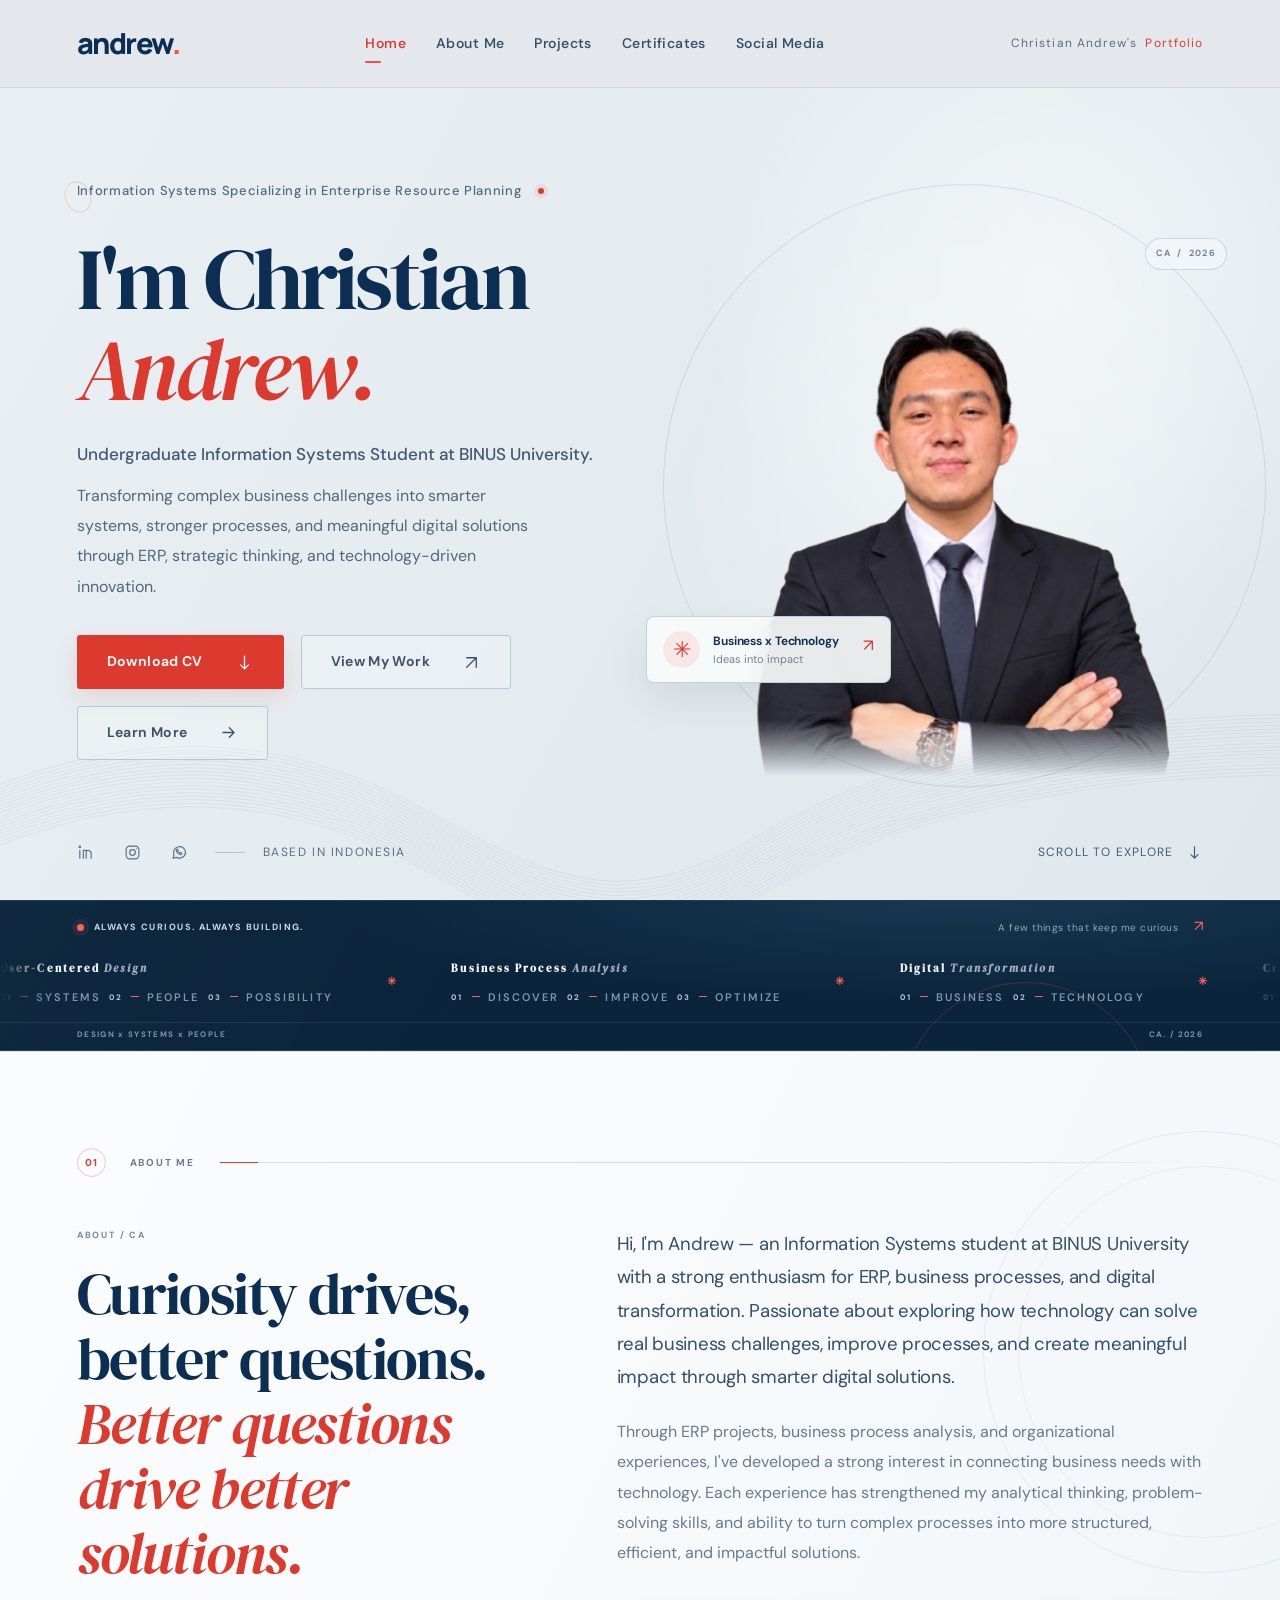
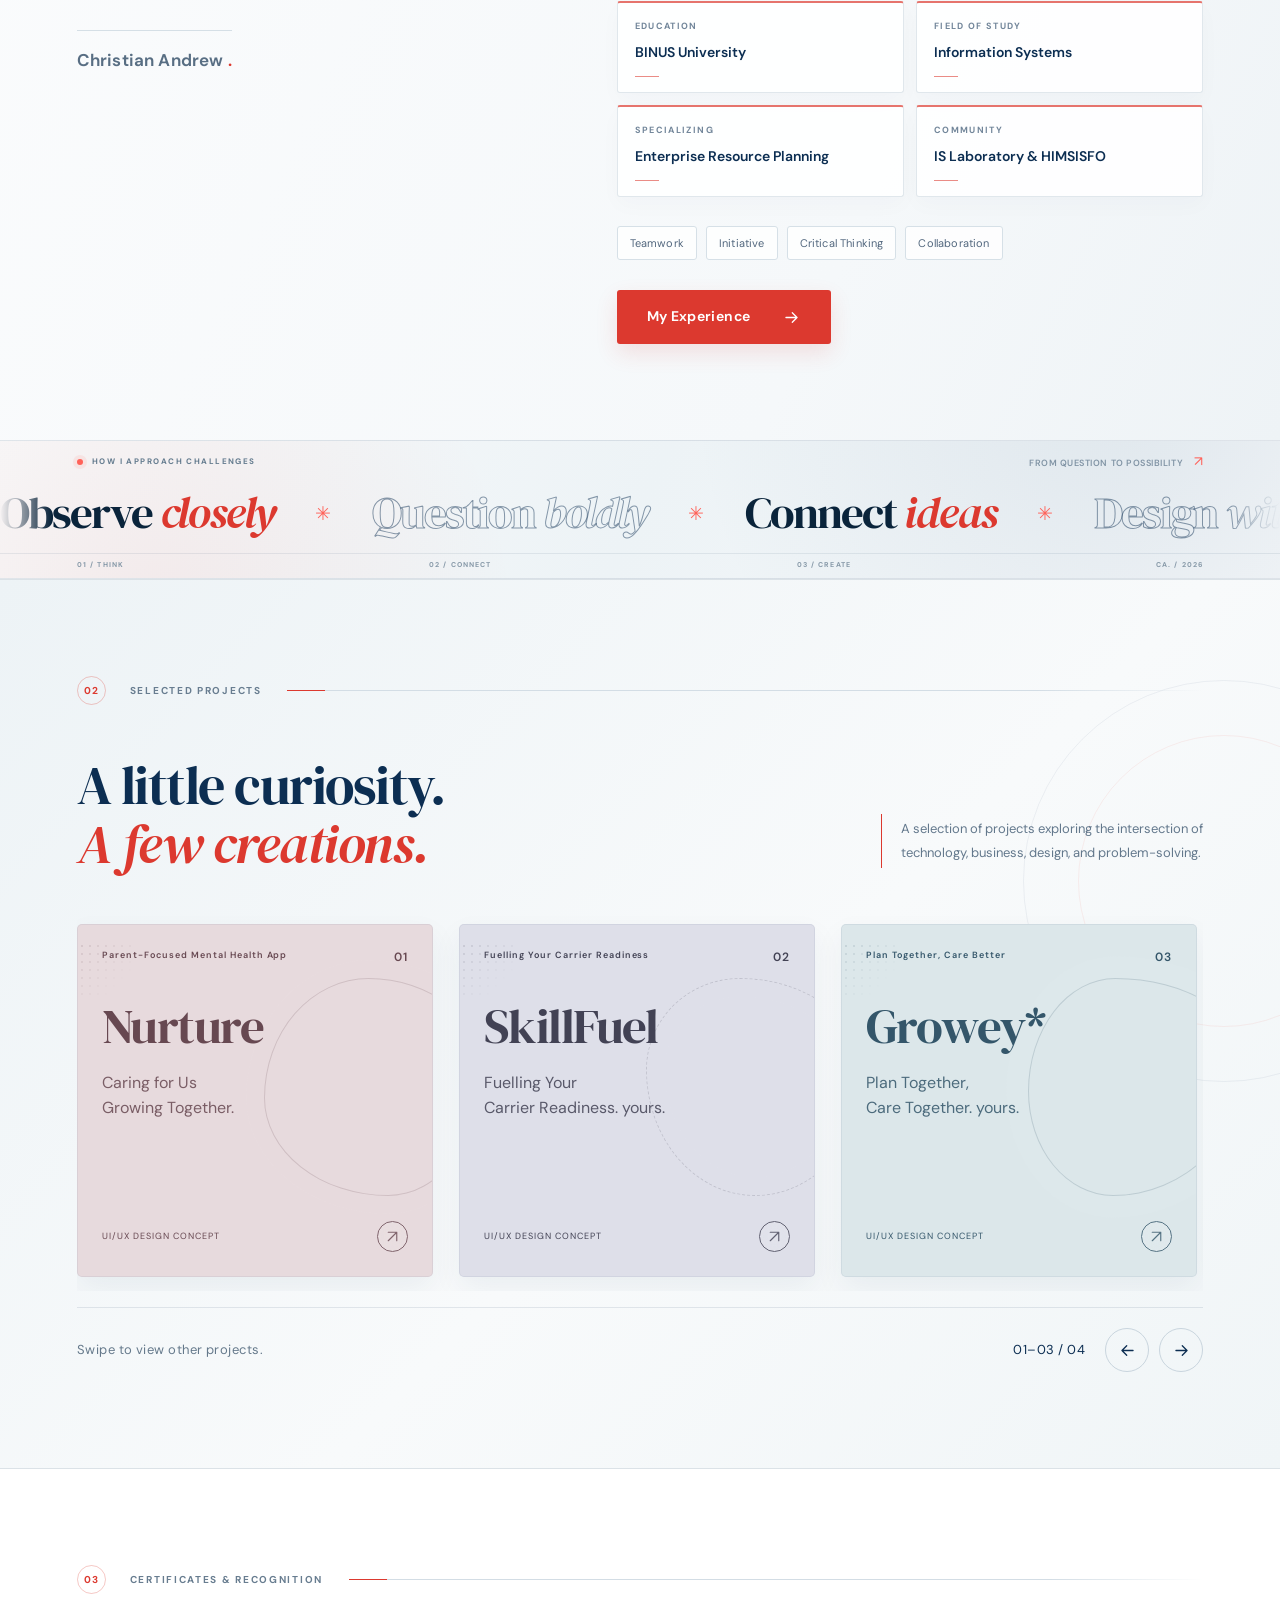
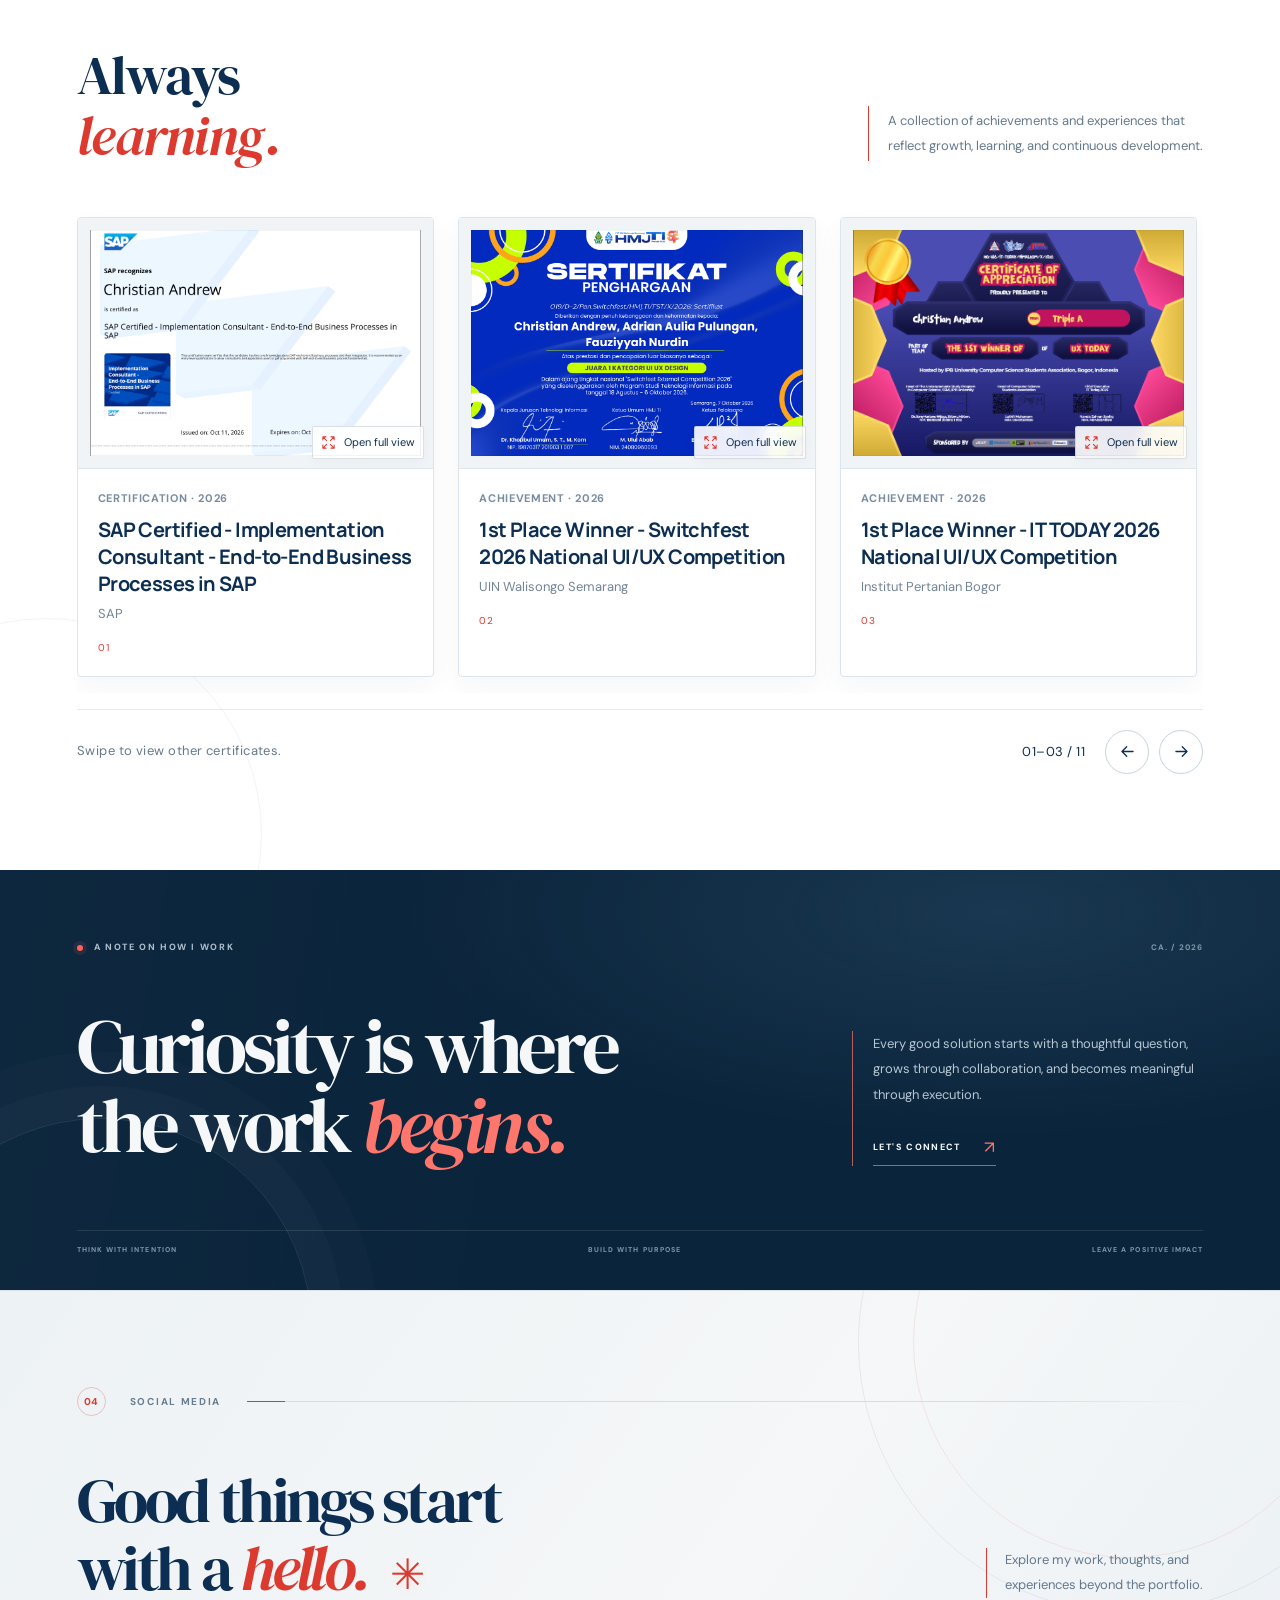
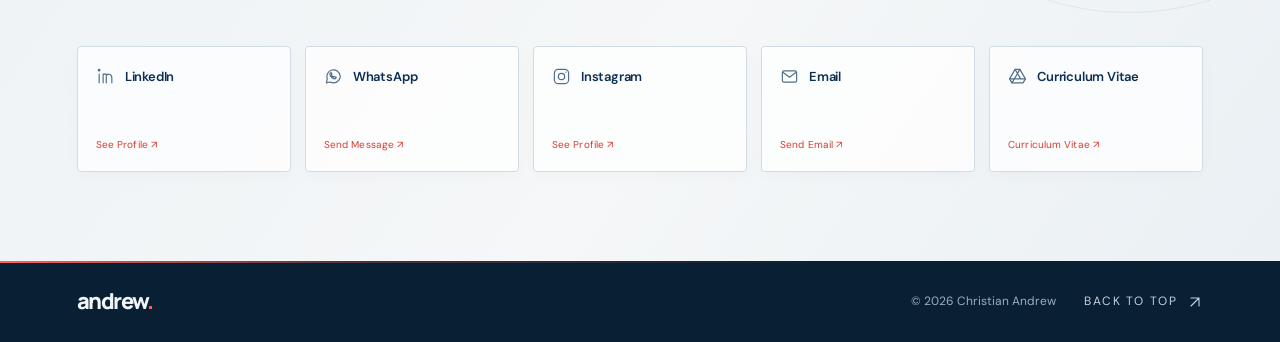
<file: index.html>
<!DOCTYPE html>
<html lang="id">

<head>
  <meta name="portfolio-version" content="aesthetic-12">
  <meta charset="UTF-8">
  <meta name="viewport" content="width=device-width, initial-scale=1.0">
  <meta name="theme-color" content="#e3e8ec">
  <meta name="description"
    content="Portofolio Christian Andrew, mahasiswa Information Systems BINUS University dengan minat pada UI/UX, riset pengguna, dan pengalaman digital.">
  <title>Christian Andrew — Portfolio</title>
  <link rel="icon" type="image/svg+xml"
    href="data:image/svg+xml,%3Csvg xmlns='http://www.w3.org/2000/svg' viewBox='0 0 64 64'%3E%3Crect width='64' height='64' rx='14' fill='%230c2e52'/%3E%3Ctext x='11' y='43' font-family='Arial,sans-serif' font-size='33' font-weight='700' fill='white'%3Ea%3C/text%3E%3Ccircle cx='47' cy='42' r='5' fill='%23ff4b43'/%3E%3C/svg%3E">
  <meta property="og:type" content="website">
  <meta property="og:title" content="Christian Andrew — Portfolio">
  <meta property="og:description" content="Information Systems, UI/UX, dan cerita di balik karya Christian Andrew.">
  <link rel="stylesheet" href="style.css?v=aesthetic-12">
  <link rel="stylesheet" href="theme.css?v=aesthetic-12">
  <link rel="stylesheet" href="carousel.css?v=aesthetic-12">
  <script src="script.js?v=aesthetic-12" defer></script>
  <script src="carousel.js?v=aesthetic-12" defer></script>
</head>

<body data-page="home">
  <a class="skip-link" href="#main">Lewati ke konten</a>
  <div class="reading-progress" aria-hidden="true"><span id="reading-progress-bar"></span></div>
  <svg class="icon-defs" xmlns="http://www.w3.org/2000/svg" aria-hidden="true">
    <symbol id="i-arrow" viewBox="0 0 24 24">
      <path d="M5 12h14m-6-6 6 6-6 6" />
    </symbol>
    <symbol id="i-diagonal" viewBox="0 0 24 24">
      <path d="M6 18 18 6M6 6h12v12" />
    </symbol>
    <symbol id="i-down" viewBox="0 0 24 24">
      <path d="M12 4v16m-5-5 5 5 5-5" />
    </symbol>
    <symbol id="i-close" viewBox="0 0 24 24">
      <path d="m6 6 12 12M6 18 18 6" />
    </symbol>
    <symbol id="i-linkedin" viewBox="0 0 24 24">
      <path d="M4 9v11M4 4v.1M9 20V9h4v2c1-3 7-3 7 3v6M13 12v8" />
      <circle cx="4" cy="4" r="1" />
    </symbol>
    <symbol id="i-instagram" viewBox="0 0 24 24">
      <rect x="3" y="3" width="18" height="18" rx="5" />
      <circle cx="12" cy="12" r="4" />
      <path d="M17.5 6.5h.01" />
    </symbol>
    <symbol id="i-github" viewBox="0 0 24 24">
      <path
        d="M9 19c-4 1-4-2-6-2m15 5v-4a3.5 3.5 0 0 0-1-2.7c3-.3 6-1.5 6-6A4.7 4.7 0 0 0 21.7 6a4.5 4.5 0 0 0-.1-3.3S20.5 2.4 18 4a12 12 0 0 0-6 0C9.5 2.4 8.4 2.7 8.4 2.7A4.5 4.5 0 0 0 8.3 6 4.7 4.7 0 0 0 7 9.3c0 4.5 3 5.7 6 6A3.5 3.5 0 0 0 12 18v4"
        transform="translate(-3 0)" />
    </symbol>
    <symbol id="i-award" viewBox="0 0 24 24">
      <circle cx="12" cy="8" r="5" />
      <path d="m8 12-2 9 6-3 6 3-2-9" />
    </symbol>
    <symbol id="i-whatsapp" viewBox="0 0 24 24">
      <path d="M20.5 11.5a8.5 8.5 0 0 1-12.6 7.4L3 20l1.1-4.8A8.5 8.5 0 1 1 20.5 11.5Z" />
      <path
        d="M8.1 7.5c-.4.2-.8.7-.7 1.6.3 2.7 3.1 5.5 5.8 5.8.9.1 1.4-.3 1.6-.7l.6-1.1-2.5-1.2-.9.8a6.3 6.3 0 0 1-2.7-2.7l.8-.9-1.1-2.2Z" />
    </symbol>
    <symbol id="i-email" viewBox="0 0 24 24">
      <rect x="3" y="5" width="18" height="14" rx="2" />
      <path d="m4 7 8 6 8-6" />
    </symbol>
    <symbol id="i-drive" viewBox="0 0 24 24">
      <path d="m9 3 6 0 7 12-3 5H5l-3-5L9 3Z" />
      <path d="m9 3 7 12h6M15 3 5 20M2 15h14" />
    </symbol>
    <symbol id="i-expand" viewBox="0 0 24 24">
      <path d="M8 3H3v5m13-5h5v5M3 16v5h5m13-5v5h-5M3 3l6 6m12-6-6 6M3 21l6-6m12 6-6-6" />
    </symbol>
    <symbol id="i-menu" viewBox="0 0 24 24">
      <path d="M4 7h16M4 12h16M4 17h16" />
    </symbol>
  </svg>

  <div class="portfolio-intro" id="portfolio-intro" aria-hidden="true">
    <div class="portfolio-intro-grid" aria-hidden="true"></div>
    <div class="portfolio-intro-glow" aria-hidden="true"></div>

    <div class="portfolio-intro-top">
      <span class="portfolio-intro-wordmark">andrew<span>.</span></span>
      <span class="portfolio-intro-edition">PERSONAL PORTFOLIO <b>2026</b></span>
    </div>

    <div class="portfolio-intro-main">
      <div class="portfolio-intro-copy">
        <p class="portfolio-intro-kicker"><span aria-hidden="true"></span> INFORMATION SYSTEMS <i>·</i> DIGITAL EXPERIENCE</p>
        <h1 class="portfolio-intro-title"><span>Christian</span><span class="portfolio-intro-last">Andrew<span>.</span></span></h1>
        <div class="portfolio-intro-subline">
          <span>DESIGNING WITH PURPOSE</span>
          <span class="portfolio-intro-subline-rule" aria-hidden="true"></span>
          <span>SCROLL INTO MY WORLD <b>↘</b></span>
        </div>
      </div>

      <div class="portfolio-intro-orbit" aria-hidden="true">
        <span class="portfolio-intro-ring portfolio-intro-ring-one"></span>
        <span class="portfolio-intro-ring portfolio-intro-ring-two"></span>
        <span class="portfolio-intro-ring portfolio-intro-ring-three"></span>
        <span class="portfolio-intro-orbit-path"></span>
        <span class="portfolio-intro-orbit-dot"></span>
        <span class="portfolio-intro-orbit-core">A<span>.</span></span>
        <span class="portfolio-intro-orbit-index">01 <i>/</i> 04</span>
      </div>
    </div>

    <div class="portfolio-intro-bottom">
      <span class="portfolio-intro-bottom-label">THOUGHTFUL DESIGN. SMARTER SYSTEMS.</span>
      <div class="portfolio-intro-progress" aria-hidden="true"><span></span></div>
      <span class="portfolio-intro-bottom-year">CA — 2026</span>
    </div>
  </div>

  <div class="site-shell">
    <header class="site-header">
      <a href="#home" class="wordmark" aria-label="Christian Andrew, Home">andrew<span>.</span></a>
      <button class="menu-toggle" type="button" aria-expanded="false" aria-controls="main-nav"
        aria-label="Buka menu navigasi"><svg class="icon">
          <use href="#i-menu" />
        </svg></button>
      <nav id="main-nav" class="main-nav" aria-label="Navigasi utama">
        <a href="#home" class="nav-link active" aria-current="location">Home</a>
        <a href="#about" class="nav-link">About Me</a>
        <a href="#projects" class="nav-link">Projects</a>
        <a href="#certificates" class="nav-link">Certificates</a>
        <a href="#social" class="nav-link">Social Media</a>
      </nav>
      <span class="header-note">Christian Andrew's<span>Portfolio</span></span>
    </header>

    <main id="main">
      <section class="hero section-anchor" id="home" aria-labelledby="hero-title">
        <svg class="hero-waves" viewBox="0 0 1440 440" fill="none" xmlns="http://www.w3.org/2000/svg" aria-hidden="true"
          preserveAspectRatio="none">
          <g>
            <path d="M-100 250 C125 67,315 83,485 229 S725 380,865 257 S1240 48,1540 64" />
            <path d="M-100 256 C125 73,315 89,485 235 S725 386,865 263 S1240 54,1540 70" />
            <path d="M-100 262 C125 79,315 95,485 241 S725 392,865 269 S1240 60,1540 76" />
            <path d="M-100 268 C125 85,315 101,485 247 S725 398,865 275 S1240 66,1540 82" />
            <path d="M-100 274 C125 91,315 107,485 253 S725 404,865 281 S1240 72,1540 88" />
            <path d="M-100 280 C125 97,315 113,485 259 S725 410,865 287 S1240 78,1540 94" />
            <path d="M-100 286 C125 103,315 119,485 265 S725 416,865 293 S1240 84,1540 100" />
            <path d="M-100 292 C125 109,315 125,485 271 S725 422,865 299 S1240 90,1540 106" />
            <path d="M-100 298 C125 115,315 131,485 277 S725 428,865 305 S1240 96,1540 112" />
            <path d="M-100 304 C125 121,315 137,485 283 S725 434,865 311 S1240 102,1540 118" />
            <path d="M-100 310 C125 127,315 143,485 289 S725 440,865 317 S1240 108,1540 124" />
            <path d="M-100 316 C125 133,315 149,485 295 S725 446,865 323 S1240 114,1540 130" />
            <path d="M-100 322 C125 139,315 155,485 301 S725 452,865 329 S1240 120,1540 136" />
            <path d="M-100 328 C125 145,315 161,485 307 S725 458,865 335 S1240 126,1540 142" />
            <path d="M-100 334 C125 151,315 167,485 313 S725 464,865 341 S1240 132,1540 148" />
            <path d="M-100 340 C125 157,315 173,485 319 S725 470,865 347 S1240 138,1540 154" />
            <path d="M-100 346 C125 163,315 179,485 325 S725 476,865 353 S1240 144,1540 160" />
            <path d="M-100 352 C125 169,315 185,485 331 S725 482,865 359 S1240 150,1540 166" />
          </g>
        </svg>
        <div class="hero-copy">
          <p class="eyebrow"><span class="hero-ring" aria-hidden="true"></span> Information Systems Specializing in
            Enterprise Resource Planning</p>
          <h1 id="hero-title">I'm Christian<br><span>Andrew.</span></h1>
          <p class="hero-role">Undergraduate Information Systems Student at BINUS University.</p>
          <p class="hero-description">Transforming complex business challenges into smarter systems, stronger processes,
            and meaningful digital solutions through ERP, strategic thinking, and technology-driven innovation.</p>
          <div class="hero-actions">
            <a class="button button-primary" href="https://drive.google.com/uc?export=download&amp;id=1H3wv-FRrU2_VVNvYHg7daE2w4ISodq-B"
              target="_blank" rel="noopener noreferrer" aria-label="Download CV Christian Andrew">
              Download CV
              <svg class="icon" aria-hidden="true"><use href="#i-down" /></svg>
            </a>
            <a class="button button-outline" href="#projects">
              View My Work
              <svg class="icon" aria-hidden="true"><use href="#i-diagonal" /></svg>
            </a>
            <a class="button button-outline" href="#about">
              Learn More
              <svg class="icon" aria-hidden="true"><use href="#i-arrow" /></svg>
            </a>
          </div>
        </div>
        <div class="hero-visual">
          <img src="assets/iconlogo/nobg1.png" class="hero-art"
            alt="Foto Christian Andrew mengenakan jas hitam" width="433" height="577"
            fetchpriority="high">
          <div class="hero-floating-note">
            <span class="hero-floating-icon" aria-hidden="true">✳</span>
            <span class="hero-floating-copy"><strong>Business x Technology</strong><small>Ideas into impact</small></span>
            <span class="hero-floating-arrow" aria-hidden="true">↗</span>
          </div>
          <span class="hero-visual-index" aria-hidden="true">CA&nbsp; / &nbsp;2026</span>
        </div>
        <div class="hero-bottom">
          <div class="hero-socials" aria-label="Media sosial">
            <a href="#social" data-contact="linkedin" aria-label="Informasi LinkedIn"><svg class="icon">
                <use href="#i-linkedin" />
              </svg></a>
            <a href="#social" data-contact="instagram" aria-label="Informasi Instagram"><svg class="icon">
                <use href="#i-instagram" />
              </svg></a>
            <a href="#social" data-contact="whatsapp" aria-label="Informasi WhatsApp"><svg class="icon">
                <use href="#i-whatsapp" />
              </svg></a>
            <span class="social-divider"></span><span class="hero-location">BASED IN INDONESIA</span>
          </div>
          <a class="scroll-link" href="#about">SCROLL TO EXPLORE <svg class="icon">
              <use href="#i-down" />
            </svg></a>
        </div>
      </section>

      <section class="marquee-strip" aria-label="Areas of interest">
        <div class="marquee-topline">
          <span class="marquee-kicker"><i aria-hidden="true"></i> ALWAYS CURIOUS. ALWAYS BUILDING.</span>
          <span class="marquee-caption">A few things that keep me curious <b aria-hidden="true">↗</b></span>
        </div>
        <div class="marquee-viewport">
          <div class="marquee-track" aria-hidden="true">
            <div class="marquee-group">
              <div class="marquee-item">
                <span class="marquee-title">User-Centered <em>Design</em></span>
                <span class="marquee-meta"><b>01</b><i></i><span>SYSTEMS</span><b>02</b><i></i><span>PEOPLE</span><b>03</b><i></i><span>POSSIBILITY</span></span>
              </div>
              <span class="marquee-star">✳</span>
              <div class="marquee-item">
                <span class="marquee-title">Business Process <em>Analysis</em></span>
                <span class="marquee-meta"><b>01</b><i></i><span>DISCOVER</span><b>02</b><i></i><span>IMPROVE</span><b>03</b><i></i><span>OPTIMIZE</span></span>
              </div>
              <span class="marquee-star">✳</span>
              <div class="marquee-item">
                <span class="marquee-title">Digital <em>Transformation</em></span>
                <span class="marquee-meta"><b>01</b><i></i><span>BUSINESS</span><b>02</b><i></i><span>TECHNOLOGY</span></span>
              </div>
              <span class="marquee-star">✳</span>
              <div class="marquee-item">
                <span class="marquee-title">Creative <em>Problem-Solving</em></span>
                <span class="marquee-meta"><b>01</b><i></i><span>IDEAS</span><b>02</b><i></i><span>IMPACT</span></span>
              </div>
              <span class="marquee-star">✳</span>
              <div class="marquee-item">
                <span class="marquee-title">ERP &amp; <em>Innovation</em></span>
                <span class="marquee-meta"><b>01</b><i></i><span>SYSTEMS</span><b>02</b><i></i><span>GROWTH</span></span>
              </div>
              <span class="marquee-star">✳</span>
            </div>
            <div class="marquee-group" aria-hidden="true">
              <div class="marquee-item">
                <span class="marquee-title">User-Centered <em>Design</em></span>
                <span class="marquee-meta"><b>01</b><i></i><span>SYSTEMS</span><b>02</b><i></i><span>PEOPLE</span><b>03</b><i></i><span>POSSIBILITY</span></span>
              </div>
              <span class="marquee-star">✳</span>
              <div class="marquee-item">
                <span class="marquee-title">Business Process <em>Analysis</em></span>
                <span class="marquee-meta"><b>01</b><i></i><span>DISCOVER</span><b>02</b><i></i><span>IMPROVE</span><b>03</b><i></i><span>OPTIMIZE</span></span>
              </div>
              <span class="marquee-star">✳</span>
              <div class="marquee-item">
                <span class="marquee-title">Digital <em>Transformation</em></span>
                <span class="marquee-meta"><b>01</b><i></i><span>BUSINESS</span><b>02</b><i></i><span>TECHNOLOGY</span></span>
              </div>
              <span class="marquee-star">✳</span>
              <div class="marquee-item">
                <span class="marquee-title">Creative <em>Problem-Solving</em></span>
                <span class="marquee-meta"><b>01</b><i></i><span>IDEAS</span><b>02</b><i></i><span>IMPACT</span></span>
              </div>
              <span class="marquee-star">✳</span>
              <div class="marquee-item">
                <span class="marquee-title">ERP &amp; <em>Innovation</em></span>
                <span class="marquee-meta"><b>01</b><i></i><span>SYSTEMS</span><b>02</b><i></i><span>GROWTH</span></span>
              </div>
              <span class="marquee-star">✳</span>
            </div>
          </div>
        </div>
        <div class="marquee-bottomline"><span>DESIGN x SYSTEMS x PEOPLE</span><span>CA. / 2026</span></div>
      </section>

      <section class="about section section-anchor" id="about" aria-labelledby="about-title">
        <div class="section-heading">
          <p class="eyebrow"><span class="section-number">01</span> ABOUT ME</p><span class="section-rule"></span>
        </div>
        <div class="about-layout">
          <div class="about-title">
            <h2 id="about-title">Curiosity drives,<br>better questions.<br><em>Better questions drive better
                solutions.</em></h2><span class="small-signature">Christian Andrew<span>.</span></span>
          </div>
          <div class="about-content">
            <p class="large-copy">Hi, I'm Andrew — an Information Systems student at BINUS University with a strong
              enthusiasm for ERP, business processes, and digital transformation. Passionate about exploring how
              technology can solve real business challenges, improve processes, and create meaningful impact through
              smarter digital solutions.</p>
            <p>Through ERP projects, business process analysis, and organizational experiences, I've developed a strong
              interest in connecting business needs with technology. Each experience has strengthened my analytical
              thinking, problem-solving skills, and ability to turn complex processes into more structured, efficient,
              and impactful solutions.</p>
            <dl class="about-facts">
              <div>
                <dt>EDUCATION</dt>
                <dd>BINUS University</dd>
              </div>
              <div>
                <dt>FIELD OF STUDY</dt>
                <dd>Information Systems</dd>
              </div>
              <div>
                <dt>SPECIALIZING</dt>
                <dd>Enterprise Resource Planning</dd>
              </div>
              <div>
                <dt>COMMUNITY</dt>
                <dd>IS Laboratory & HIMSISFO</dd>
              </div>
            </dl>
            <div class="skill-tags" aria-label="Bidang minat"><span>Teamwork</span><span>Initiative</span><span>Critical
                Thinking</span><span>Collaboration</span></div>
            <div class="about-actions"><a class="button button-primary" href="experience/experience.html">My Experience
                <svg class="icon" aria-hidden="true">
                  <use href="#i-arrow" />
                </svg></a></div>
          </div>
        </div>
      </section>

      <section class="ticker-ribbon ticker-ribbon-light" aria-label="How I approach challenges">
        <div class="ticker-ribbon-head">
          <span class="ticker-label"><i aria-hidden="true"></i> HOW I APPROACH CHALLENGES</span>
          <span class="ticker-caption">FROM QUESTION TO POSSIBILITY <b aria-hidden="true">↗</b></span>
        </div>
        <div class="ticker-ribbon-window">
          <div class="ticker-ribbon-track ticker-ribbon-track-left" aria-hidden="true">
            <div class="ticker-ribbon-group">
              <span class="ticker-ribbon-word">Observe <em>closely</em></span><span class="ticker-ribbon-star">✳</span>
              <span class="ticker-ribbon-word ticker-ribbon-outline">Question <em>boldly</em></span><span class="ticker-ribbon-star">✳</span>
              <span class="ticker-ribbon-word">Connect <em>ideas</em></span><span class="ticker-ribbon-star">✳</span>
              <span class="ticker-ribbon-word ticker-ribbon-outline">Design <em>with purpose</em></span><span class="ticker-ribbon-star">✳</span>
              <span class="ticker-ribbon-word">Make <em>an impact</em></span><span class="ticker-ribbon-star">✳</span>
            </div>
            <div class="ticker-ribbon-group" aria-hidden="true">
              <span class="ticker-ribbon-word">Observe <em>closely</em></span><span class="ticker-ribbon-star">✳</span>
              <span class="ticker-ribbon-word ticker-ribbon-outline">Question <em>boldly</em></span><span class="ticker-ribbon-star">✳</span>
              <span class="ticker-ribbon-word">Connect <em>ideas</em></span><span class="ticker-ribbon-star">✳</span>
              <span class="ticker-ribbon-word ticker-ribbon-outline">Design <em>with purpose</em></span><span class="ticker-ribbon-star">✳</span>
              <span class="ticker-ribbon-word">Make <em>an impact</em></span><span class="ticker-ribbon-star">✳</span>
            </div>
          </div>
        </div>
        <div class="ticker-ribbon-foot"><span>01 / THINK</span><span>02 / CONNECT</span><span>03 / CREATE</span><span>CA. / 2026</span></div>
      </section>

      <section class="projects section section-anchor" id="projects" aria-labelledby="projects-title">
        <div class="section-heading">
          <p class="eyebrow"><span class="section-number">02</span> SELECTED PROJECTS</p><span
            class="section-rule"></span>
        </div>
        <div class="section-intro">
          <h2 id="projects-title">A little curiosity.<br><em>A few creations.</em></h2>
          <p>A selection of projects exploring the intersection of<br>technology, business, design, and problem-solving.
          </p>
        </div>
        <div class="content-carousel" data-carousel data-carousel-name="Proyek" role="region"
          aria-roledescription="carousel" aria-label="Galeri proyek">
          <div class="project-grid carousel-track" id="project-track" tabindex="0"
            aria-label="Daftar proyek, gunakan panah kiri dan kanan untuk menggeser" aria-describedby="project-hint">
            <article class="project-card">
              <a href="project/project-nurture.html" class="project-cover cover-nurture"
                aria-label="Lihat detail proyek Nurture"><span class="cover-top">Parent-Focused Mental Health
                  App<span>01</span></span><span class="example-project-word">Nurture</span><span class="cover-tagline">Caring
                  for Us<br>Growing Together.</span><span class="cover-bottom">UI/UX DESIGN CONCEPT <span
                    class="cover-open"><svg class="icon">
                      <use href="#i-diagonal" />
                    </svg></span></span></a>
            </article>
            <article class="project-card">
              <a href="project/project-skillfuel.html" class="project-cover cover-pause"
                aria-label="Lihat detail proyek PAUSE"><span class="cover-top">Fuelling Your Carrier Readiness
                  <span>02</span></span><span class="example-project-word">SkillFuel</span><span class="cover-tagline">Fuelling Your<br>Carrier Readiness.
                  yours.</span><span class="cover-bottom">UI/UX DESIGN CONCEPT<span class="cover-open"><svg
                      class="icon">
                      <use href="#i-diagonal" />
                    </svg></span></span></a>
            </article>
            <article class="project-card">
              <a href="project/project-growey.html" class="project-cover cover-project-four"
                aria-label="Lihat detail proyek PAUSE"><span class="cover-top">Plan Together, Care Better
                  <span>03</span></span><span class="example-project-word">Growey*</span><span class="cover-tagline">Plan Together,<br>Care Together.
                  yours.</span><span class="cover-bottom">UI/UX DESIGN CONCEPT<span class="cover-open"><svg
                      class="icon">
                      <use href="#i-diagonal" />
                    </svg></span></span></a>
            </article>
            <article class="project-card">
              <a href="project/project-saul.html" class="project-cover cover-nurture"
                aria-label="Lihat detail contoh Project 04"><span class="cover-top">Creating a Better Future For You
                  <span>04</span></span><span class="example-project-word">Saul</span><span
                  class="cover-tagline">Creating a Better<br>Future For You.</span><span class="cover-bottom">UI/UX DESIGN CONCEPT<span class="cover-open"><svg class="icon" aria-hidden="true">
                      <use href="#i-diagonal" />
                    </svg></span></span></a>
            </article>
          </div>
          <div class="carousel-footer">
            <p class="carousel-hint" id="project-hint">Swipe to view other projects.</p>
            <div class="carousel-controls">
              <span class="carousel-position" data-carousel-position role="status" aria-live="polite"
                aria-atomic="true"></span>
              <button class="carousel-button" data-carousel-prev type="button" aria-label="Proyek sebelumnya"
                aria-controls="project-track"><svg class="icon" aria-hidden="true">
                  <use href="#i-arrow" />
                </svg></button>
              <button class="carousel-button" data-carousel-next type="button" aria-label="Proyek berikutnya"
                aria-controls="project-track"><svg class="icon" aria-hidden="true">
                  <use href="#i-arrow" />
                </svg></button>
            </div>
          </div>
        </div>
      </section>

      <section class="certificates section section-anchor" id="certificates" aria-labelledby="certificates-title">
        <div class="section-heading">
          <p class="eyebrow"><span class="section-number">03</span> CERTIFICATES & RECOGNITION</p><span
            class="section-rule"></span>
        </div>
        <div class="section-intro">
          <h2 id="certificates-title">Always<br><em>learning.</em></h2>
          <p>A collection of achievements and experiences that<br>reflect growth, learning, and continuous development.
          </p>
        </div>
        <div class="content-carousel" data-carousel data-carousel-name="Sertifikat" role="region"
          aria-roledescription="carousel" aria-label="Galeri sertifikat">
          <div class="certificate-grid carousel-track" id="certificate-track" tabindex="0"
            aria-label="Daftar sertifikat, gunakan panah kiri dan kanan untuk menggeser"
            aria-describedby="certificate-hint">
            <article class="certificate-card" data-certificate="erp1">
              <button class="certificate-preview" type="button"
                aria-label="Gambar sertifikat Asisten Berdedikasi belum ditambahkan">
                <span class="certificate-empty"><svg class="icon" aria-hidden="true">
                    <use href="#i-award" />
                  </svg><span></span><small></small></span>
                <img class="certificate-image" alt="Sertifikat penghargaan Asisten Berdedikasi iSLAB BINUS University"
                  hidden decoding="async">
                <span class="certificate-zoom" hidden><svg class="icon" aria-hidden="true">
                    <use href="#i-expand" />
                  </svg><span>Open full view</span></span>
              </button>
              <div class="certificate-caption">
                <div><span class="certificate-type">Certification · 2026</span>
                  <h3>SAP Certified - Implementation Consultant - End-to-End Business Processes in SAP</h3>
                  <p>SAP</p>
                </div><span class="certificate-card-number" aria-hidden="true">01</span>
              </div>
            </article>
            <article class="certificate-card" data-certificate="juara1">
              <button class="certificate-preview" type="button"
                aria-label="Gambar sertifikat Asisten Berdedikasi belum ditambahkan">
                <span class="certificate-empty"><svg class="icon" aria-hidden="true">
                    <use href="#i-award" />
                  </svg><span></span><small></small></span>
                <img class="certificate-image" alt="Sertifikat penghargaan Asisten Berdedikasi iSLAB BINUS University"
                  hidden decoding="async">
                <span class="certificate-zoom" hidden><svg class="icon" aria-hidden="true">
                    <use href="#i-expand" />
                  </svg><span>Open full view</span></span>
              </button>
              <div class="certificate-caption">
                <div><span class="certificate-type">Achievement · 2026</span>
                  <h3>1st Place Winner - Switchfest 2026 National UI/UX Competition</h3>
                  <p>UIN Walisongo Semarang</p>
                </div><span class="certificate-card-number" aria-hidden="true">02</span>
              </div>
            </article>
            <article class="certificate-card" data-certificate="juara1it">
              <button class="certificate-preview" type="button"
                aria-label="Gambar sertifikat Asisten Berdedikasi belum ditambahkan">
                <span class="certificate-empty"><svg class="icon" aria-hidden="true">
                    <use href="#i-award" />
                  </svg><span></span><small></small></span>
                <img class="certificate-image" alt="Sertifikat penghargaan Asisten Berdedikasi iSLAB BINUS University"
                  hidden decoding="async">
                <span class="certificate-zoom" hidden><svg class="icon" aria-hidden="true">
                    <use href="#i-expand" />
                  </svg><span>Open full view</span></span>
              </button>
              <div class="certificate-caption">
                <div><span class="certificate-type">Achievement · 2026</span>
                  <h3>1st Place Winner - IT TODAY 2026 National UI/UX Competition</h3>
                  <p>Institut Pertanian Bogor</p>
                </div><span class="certificate-card-number" aria-hidden="true">03</span>
              </div>
            </article>
            <article class="certificate-card" data-certificate="juara2">
              <button class="certificate-preview" type="button"
                aria-label="Gambar sertifikat Asisten Berdedikasi belum ditambahkan">
                <span class="certificate-empty"><svg class="icon" aria-hidden="true">
                    <use href="#i-award" />
                  </svg><span></span><small></small></span>
                <img class="certificate-image" alt="Sertifikat penghargaan Asisten Berdedikasi iSLAB BINUS University"
                  hidden decoding="async">
                <span class="certificate-zoom" hidden><svg class="icon" aria-hidden="true">
                    <use href="#i-expand" />
                  </svg><span>Open full view</span></span>
              </button>
              <div class="certificate-caption">
                <div><span class="certificate-type">Achievement · 2026</span>
                  <h3>2nd Place Winner - ISFEST 2026 National UI/UX Competition</h3>
                  <p>Universitas Multimedia Nusantara</p>
                </div><span class="certificate-card-number" aria-hidden="true">04</span>
              </div>
            </article>
            <article class="certificate-card" data-certificate="islab">
              <button class="certificate-preview" type="button"
                aria-label="Gambar sertifikat Asisten Berdedikasi belum ditambahkan">
                <span class="certificate-empty"><svg class="icon" aria-hidden="true">
                    <use href="#i-award" />
                  </svg><span></span><small></small></span>
                <img class="certificate-image" alt="Sertifikat penghargaan Asisten Berdedikasi iSLAB BINUS University"
                  hidden decoding="async">
                <span class="certificate-zoom" hidden><svg class="icon" aria-hidden="true">
                    <use href="#i-expand" />
                  </svg><span>Open full view</span></span>
              </button>
              <div class="certificate-caption">
                <div><span class="certificate-type">Achievement · 2026</span>
                  <h3>Asisten Berdedikasi Even Semester 2025/2026</h3>
                  <p>Information Systems Laboratory · BINUS University</p>
                </div><span class="certificate-card-number" aria-hidden="true">05</span>
              </div>
            </article>
            <article class="certificate-card" data-certificate="sisappre">
              <button class="certificate-preview" type="button"
                aria-label="Gambar sertifikat PwC Campus Connect belum ditambahkan">
                <span class="certificate-empty"><svg class="icon" aria-hidden="true">
                    <use href="#i-award" />
                  </svg><span></span><small></small></span>
                <img class="certificate-image" alt="Sertifikat partisipasi PwC Campus Connect" hidden decoding="async">
                <span class="certificate-zoom" hidden><svg class="icon" aria-hidden="true">
                    <use href="#i-expand" />
                  </svg><span>Open full view</span></span>
              </button>
              <div class="certificate-caption">
                <div><span class="certificate-type">Achievement · 2026</span>
                  <h3>SIS Exellence Awardee 2026</h3>
                  <p>School of Information Systems · BINUS University</p>
                </div><span class="certificate-card-number" aria-hidden="true">06</span>
              </div>
            </article>
            <article class="certificate-card" data-certificate="dean">
              <button class="certificate-preview" type="button" aria-label="Gambar Sertifikat 03 belum ditambahkan">
                <span class="certificate-empty"><svg class="icon" aria-hidden="true">
                    <use href="#i-award" />
                  </svg><span></span><small></small></span>
                <img class="certificate-image" alt="Gambar Sertifikat 03" hidden decoding="async">
                <span class="certificate-zoom" hidden><svg class="icon" aria-hidden="true">
                    <use href="#i-expand" />
                  </svg><span>Open full view</span></span>
              </button>
              <div class="certificate-caption">
                <div><span class="certificate-type">Achievement · 2026</span>
                  <h3>Dean's List 2026</h3>
                  <p>School of Information Systems · BINUS University</p>
                </div><span class="certificate-card-number" aria-hidden="true">07</span>
              </div>
            </article>
            <article class="certificate-card" data-certificate="pembicara">
              <button class="certificate-preview" type="button" aria-label="Gambar Sertifikat 03 belum ditambahkan">
                <span class="certificate-empty"><svg class="icon" aria-hidden="true">
                    <use href="#i-award" />
                  </svg><span></span><small></small></span>
                <img class="certificate-image" alt="Gambar Sertifikat 03" hidden decoding="async">
                <span class="certificate-zoom" hidden><svg class="icon" aria-hidden="true">
                    <use href="#i-expand" />
                  </svg><span>Open full view</span></span>
              </button>
              <div class="certificate-caption">
                <div><span class="certificate-type">Achievement · 2026</span>
                  <h3>Speaker at LDKCP HIMSISFO 2026: LUNAR</h3>
                  <p>HIMSISFO · BINUS University</p>
                </div><span class="certificate-card-number" aria-hidden="true">08</span>
              </div>
            </article>
            <article class="certificate-card" data-certificate="finalist">
              <button class="certificate-preview" type="button" aria-label="Gambar Sertifikat 04 belum ditambahkan">
                <span class="certificate-empty"><svg class="icon" aria-hidden="true">
                    <use href="#i-award" />
                  </svg><span></span><small></small></span>
                <img class="certificate-image" alt="Gambar Sertifikat 04" hidden decoding="async">
                <span class="certificate-zoom" hidden><svg class="icon" aria-hidden="true">
                    <use href="#i-expand" />
                  </svg><span>Open full view</span></span>
              </button>
              <div class="certificate-caption">
                <div><span class="certificate-type">Achievement · 2026</span>
                  <h3>Finalist of Hackfest 2026 International UI/UX Competition</h3>
                  <p>Universitas Ciputra</p>
                </div><span class="certificate-card-number" aria-hidden="true">09</span>
              </div>
            </article>
            <article class="certificate-card" data-certificate="stat">
              <button class="certificate-preview" type="button" aria-label="Gambar Sertifikat 04 belum ditambahkan">
                <span class="certificate-empty"><svg class="icon" aria-hidden="true">
                    <use href="#i-award" />
                  </svg><span></span><small></small></span>
                <img class="certificate-image" alt="Gambar Sertifikat 04" hidden decoding="async">
                <span class="certificate-zoom" hidden><svg class="icon" aria-hidden="true">
                    <use href="#i-expand" />
                  </svg><span>Open full view</span></span>
              </button>
              <div class="certificate-caption">
                <div><span class="certificate-type">Achievement · 2023</span>
                  <h3>1st Winner Statistic Competition at Natuna District Level</h3>
                  <p>FMIPA Universitas Tanjung Pura</p>
                </div><span class="certificate-card-number" aria-hidden="true">10</span>
              </div>
            </article>
            <article class="certificate-card" data-certificate="ksn">
              <button class="certificate-preview" type="button" aria-label="Gambar Sertifikat 04 belum ditambahkan">
                <span class="certificate-empty"><svg class="icon" aria-hidden="true">
                    <use href="#i-award" />
                  </svg><span></span><small></small></span>
                <img class="certificate-image" alt="Gambar Sertifikat 04" hidden decoding="async">
                <span class="certificate-zoom" hidden><svg class="icon" aria-hidden="true">
                    <use href="#i-expand" />
                  </svg><span>Open full view</span></span>
              </button>
              <div class="certificate-caption">
                <div><span class="certificate-type">Achievement · 2023</span>
                  <h3>1st Winner KSN of Physics Field at Natuna District Level</h3>
                  <p>Kementrian Pendidikan dan Kebudayaan</p>
                </div><span class="certificate-card-number" aria-hidden="true">11</span>
              </div>
            </article>
          </div>
          <div class="carousel-footer">
            <p class="carousel-hint" id="certificate-hint">Swipe to view other certificates.</p>
            <div class="carousel-controls">
              <span class="carousel-position" data-carousel-position role="status" aria-live="polite"
                aria-atomic="true"></span>
              <button class="carousel-button" data-carousel-prev type="button" aria-label="Sertifikat sebelumnya"
                aria-controls="certificate-track"><svg class="icon" aria-hidden="true">
                  <use href="#i-arrow" />
                </svg></button>
              <button class="carousel-button" data-carousel-next type="button" aria-label="Sertifikat berikutnya"
                aria-controls="certificate-track"><svg class="icon" aria-hidden="true">
                  <use href="#i-arrow" />
                </svg></button>
            </div>
          </div>
        </div>
      </section>
      <section class="closing-bridge" aria-label="An invitation to collaborate">
        <div class="closing-bridge-orbit" aria-hidden="true"><span></span><i></i></div>
        <div class="closing-bridge-inner">
          <div class="closing-bridge-kicker"><span aria-hidden="true"></span> A NOTE ON HOW I WORK <b>CA. / 2026</b></div>
          <div class="closing-bridge-main">
            <h2>Curiosity is where<br>the work <em>begins.</em></h2>
            <div class="closing-bridge-aside">
              <p>Every good solution starts with a thoughtful question, grows through collaboration, and becomes meaningful through execution.</p>
              <a class="closing-bridge-link" href="#social"><span>LET'S CONNECT</span><b aria-hidden="true">↗</b></a>
            </div>
          </div>
          <div class="closing-bridge-footer"><span>THINK WITH INTENTION</span><span>BUILD WITH PURPOSE</span><span>LEAVE A POSITIVE IMPACT</span></div>
        </div>
      </section>

      <section class="social section section-anchor" id="social" aria-labelledby="social-title">
        <div class="section-heading">
          <p class="eyebrow"><span class="section-number">04</span> SOCIAL MEDIA</p><span class="section-rule"></span>
        </div>
        <div class="social-intro">
          <h2 id="social-title">Good things start<br>with a <em>hello.</em><span class="red-star"
              aria-hidden="true">✳</span></h2>
          <p>Explore my work, thoughts, and<br>experiences beyond the portfolio.</p>
        </div>
        <div class="social-grid social-grid-six" id="social-links">
          <div class="social-card" data-social="linkedin"><span class="social-brand"><svg class="icon"
                aria-hidden="true">
                <use href="#i-linkedin" />
              </svg><span>LinkedIn</span></span><span class="social-status">Belum ditautkan</span></div>
          <div class="social-card" data-social="whatsapp"><span class="social-brand"><svg class="icon"
                aria-hidden="true">
                <use href="#i-whatsapp" />
              </svg><span>WhatsApp</span></span><span class="social-status">Belum ditautkan</span></div>
          <div class="social-card" data-social="instagram"><span class="social-brand"><svg class="icon"
                aria-hidden="true">
                <use href="#i-instagram" />
              </svg><span>Instagram</span></span><span class="social-status">Belum ditautkan</span></div>
          <div class="social-card" data-social="email"><span class="social-brand"><svg class="icon" aria-hidden="true">
                <use href="#i-email" />
              </svg><span>Email</span></span><span class="social-status">Belum ditautkan</span></div>
          <div class="social-card social-card-cv" data-social="cv"><span class="social-brand"><svg class="icon"
                aria-hidden="true">
                <use href="#i-drive" />
              </svg><span>Curriculum Vitae</span></span><span class="social-status">Belum
              ditautkan</span></div>
</div>
      </section>
    </main>

    <footer class="site-footer"><a href="#home" class="wordmark" aria-label="Kembali ke Home">andrew<span>.</span></a>
      <p>© <span id="year">2026</span> Christian Andrew</p><a class="back-top" href="#home">BACK TO TOP <svg class="icon">
          <use href="#i-diagonal" />
        </svg></a>
    </footer>
  </div>

  <dialog class="certificate-dialog" id="certificate-dialog" aria-labelledby="certificate-dialog-title">
    <div class="certificate-dialog-header">
      <div>
        <p>CERTIFICATE</p>
        <h2 id="certificate-dialog-title">Sertifikat</h2>
      </div><button class="certificate-close" type="button" aria-label="Tutup gambar sertifikat"><svg class="icon"
          aria-hidden="true">
          <use href="#i-close" />
        </svg></button>
    </div>
    <div class="certificate-dialog-body"><img id="certificate-dialog-image" alt=""></div>
  </dialog>
</body>

</html>
</file>
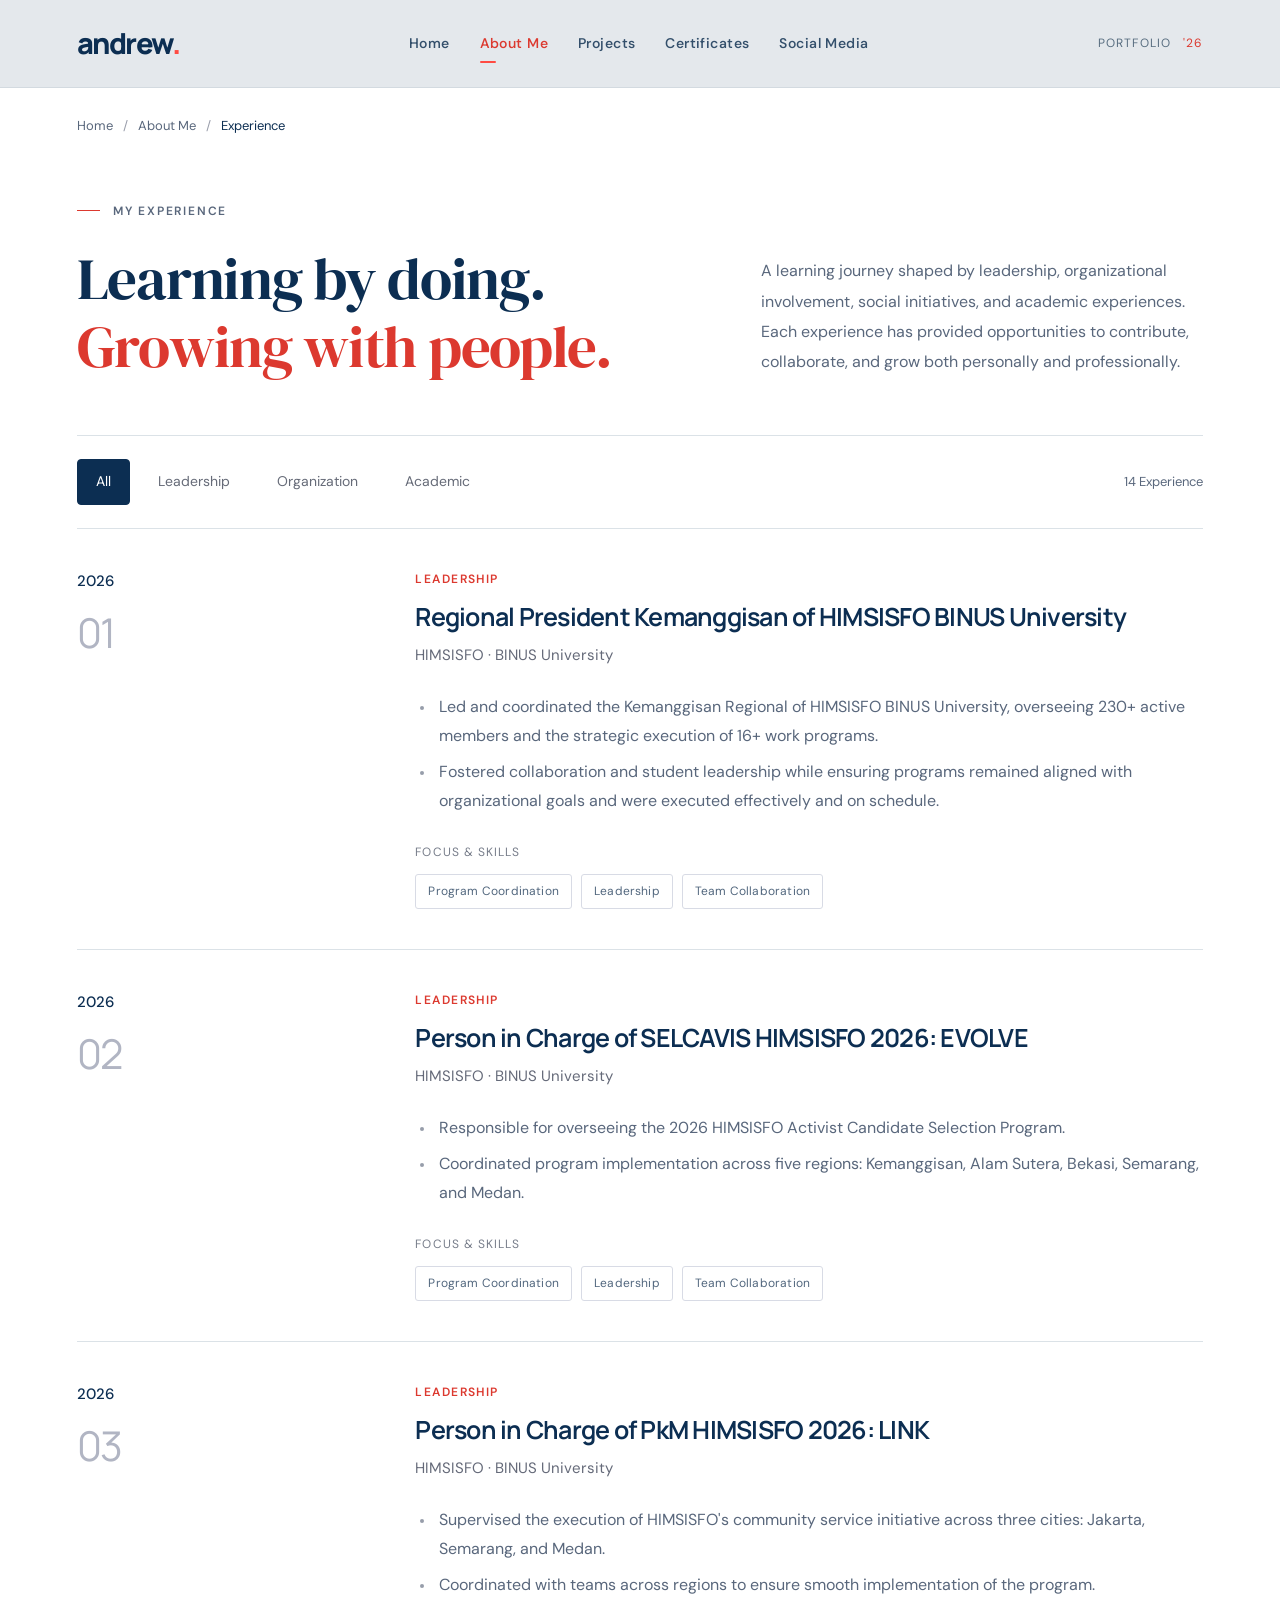
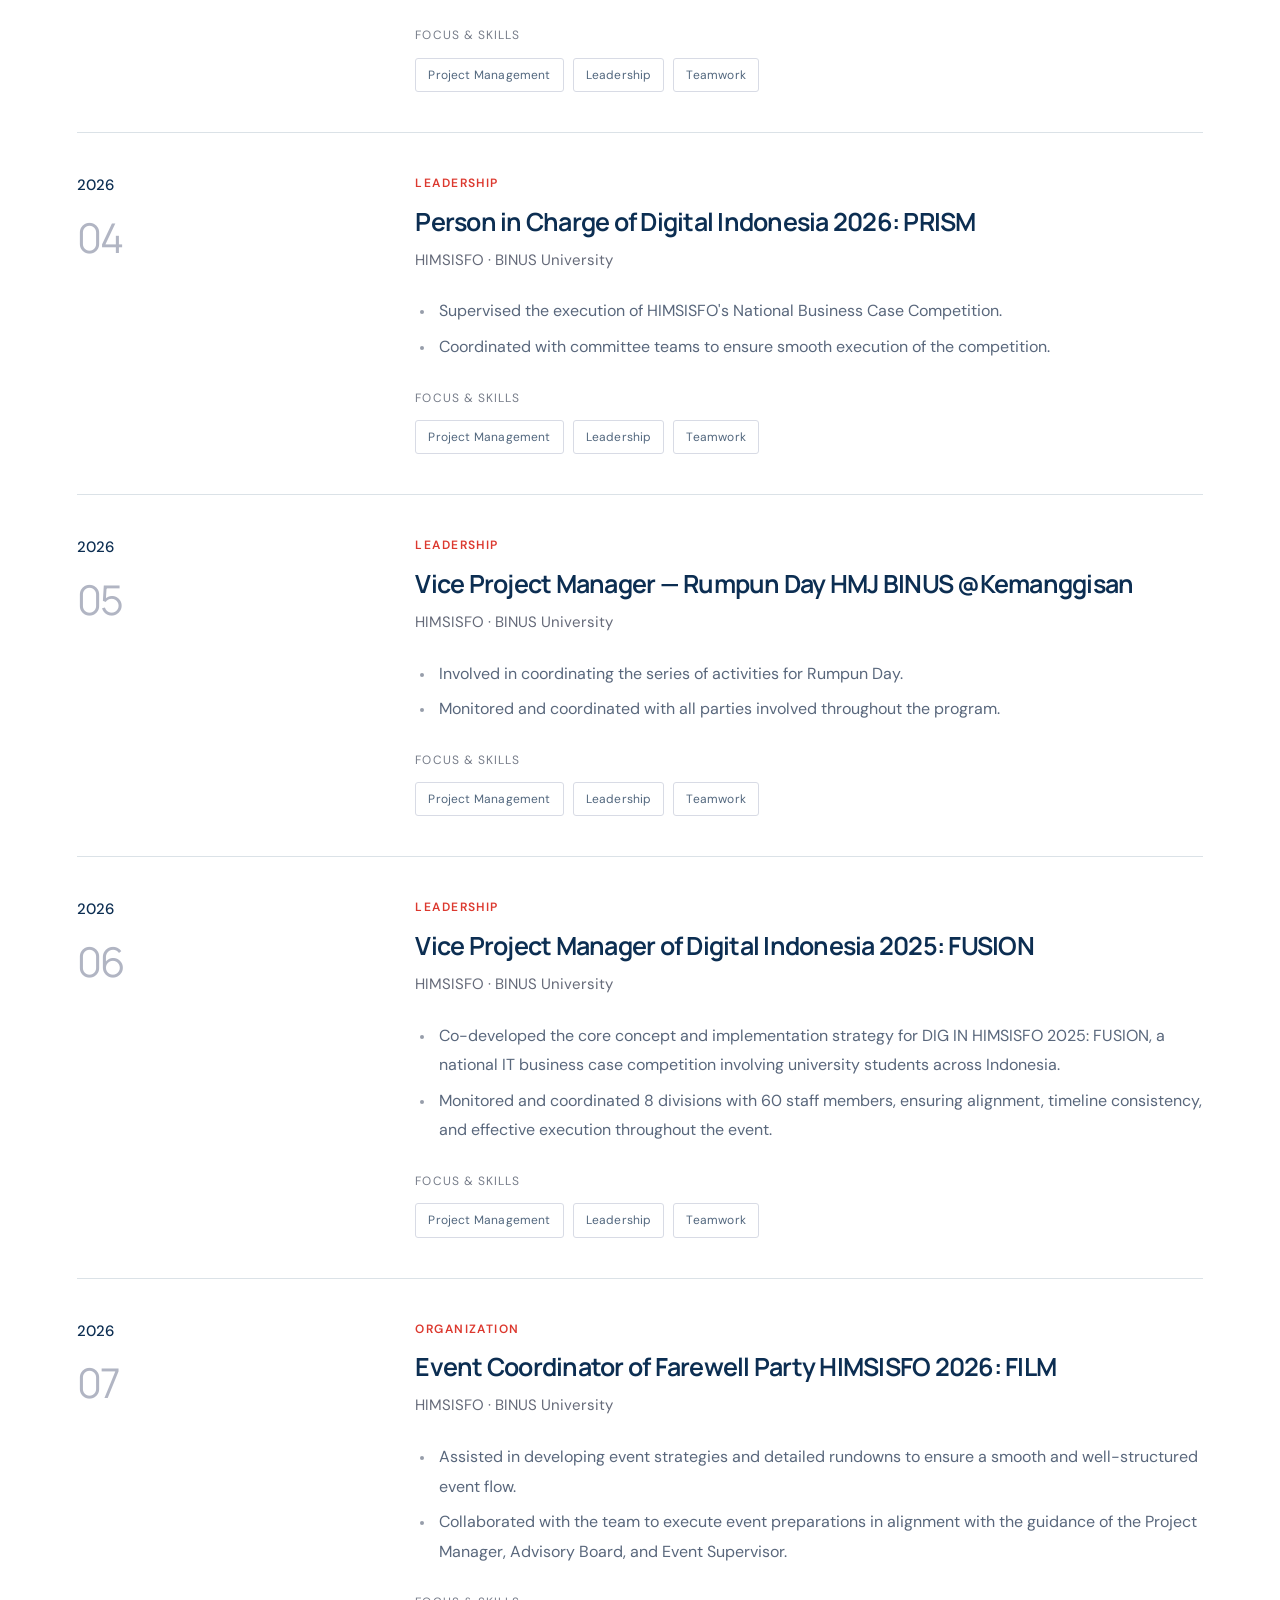
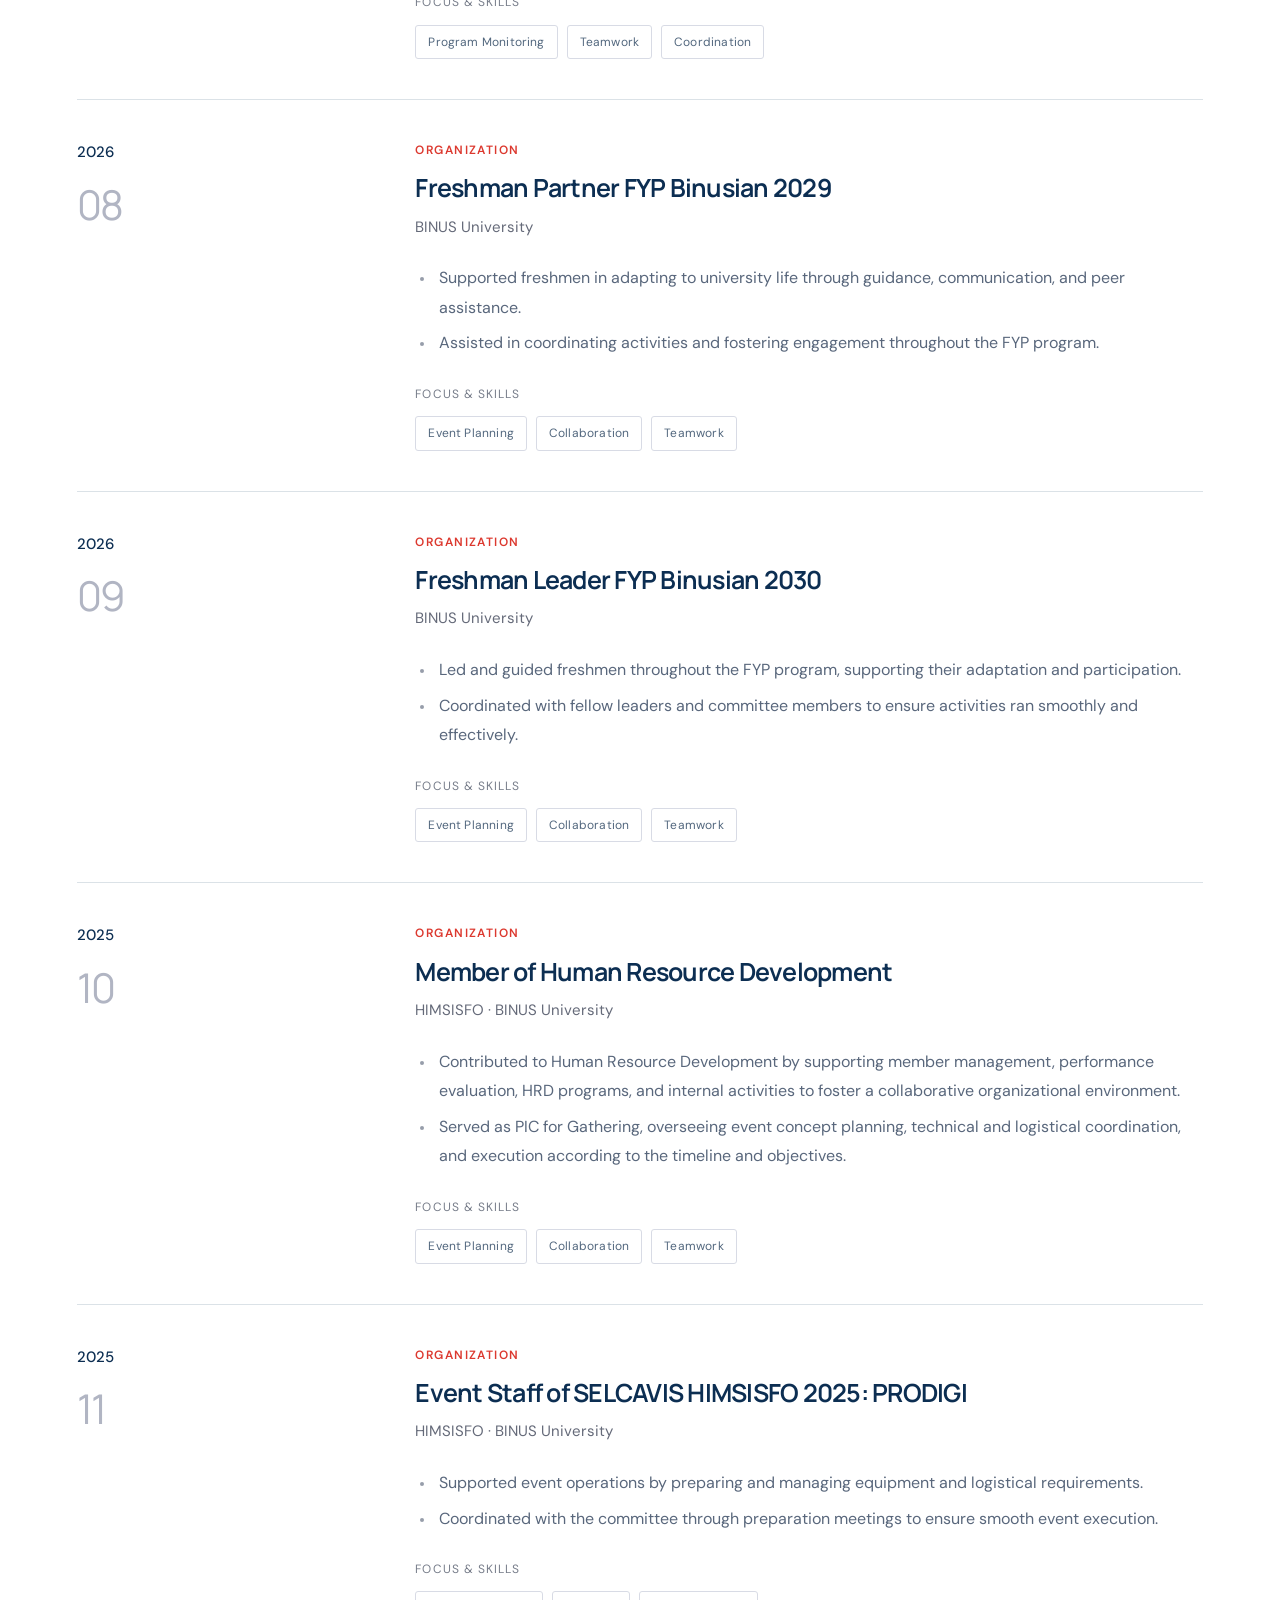
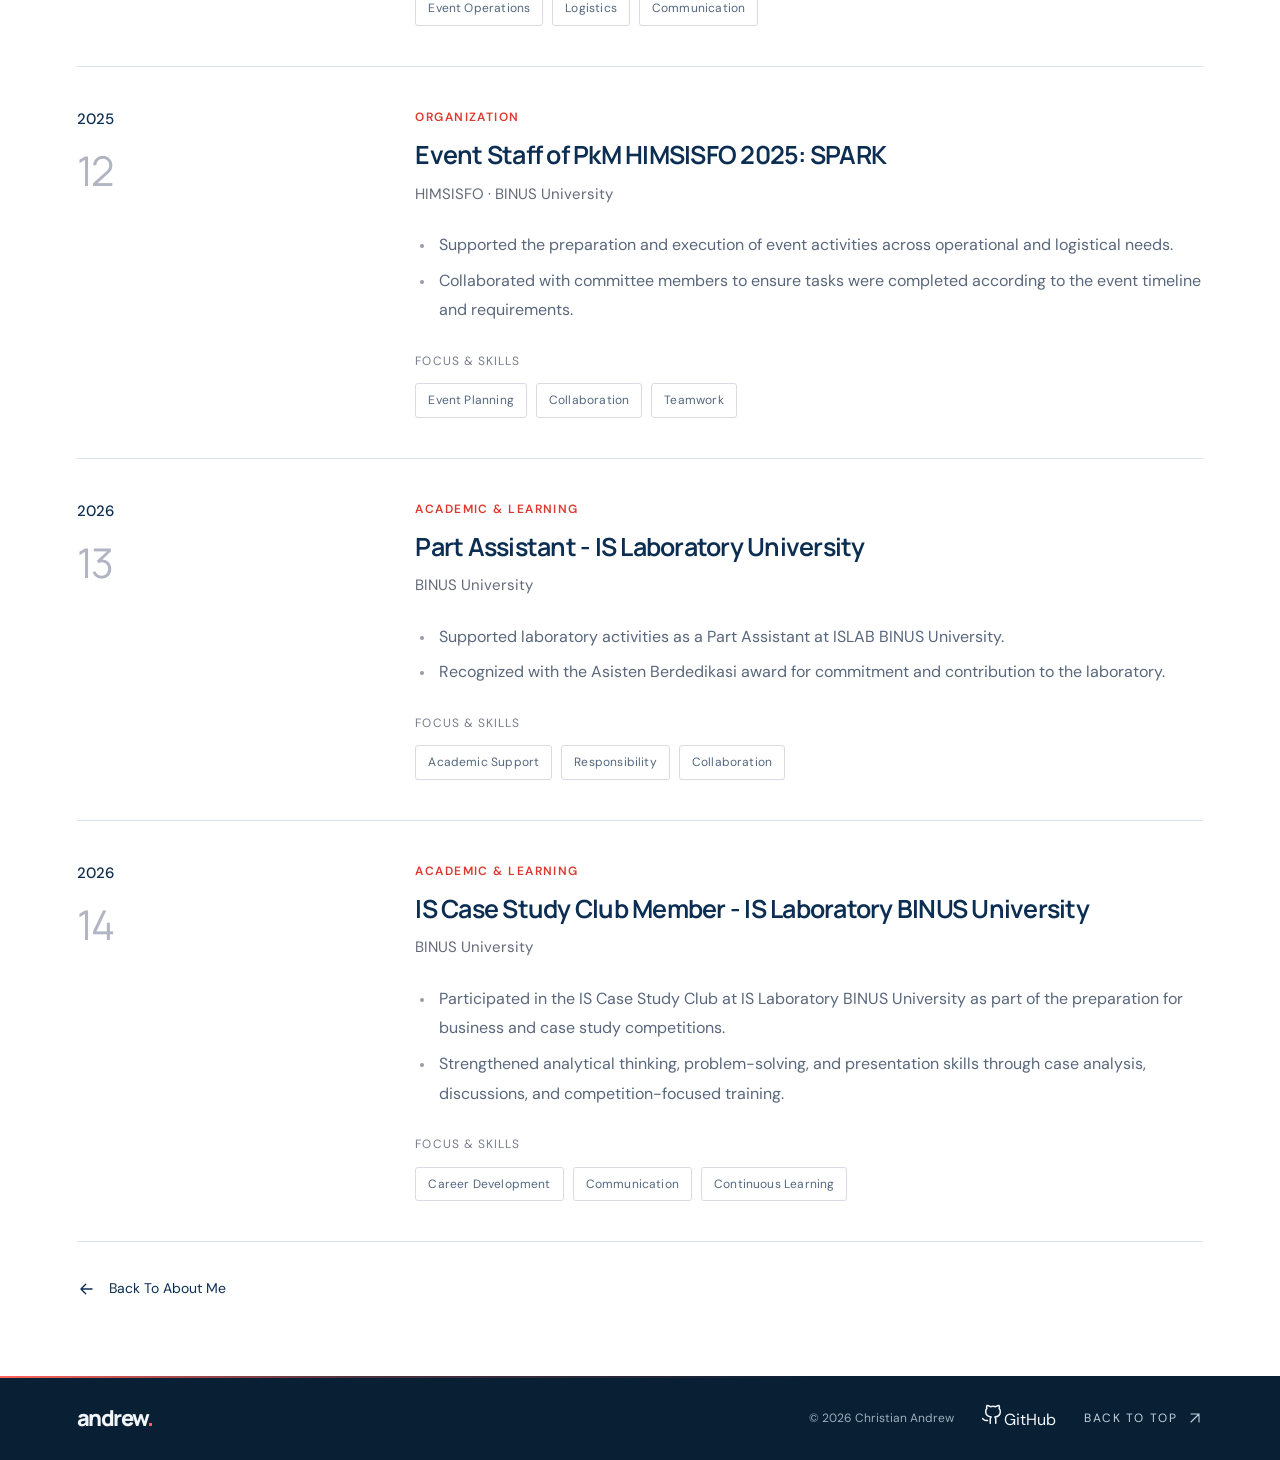
<file: experience/experience.html>
<!DOCTYPE html>
<html lang="id">

<head>
  <meta name="portfolio-version" content="carousel-7">
  <meta charset="UTF-8">
  <meta name="viewport" content="width=device-width, initial-scale=1.0">
  <meta name="theme-color" content="#e3e8ec">
  <title>My Experience | Christian Andrew</title>
  <meta name="description"
    content="Pengalaman Christian Andrew dalam organisasi, kepemimpinan, kegiatan sosial, dan pengembangan diri.">
  <meta property="og:title" content="My Experience | Christian Andrew">
  <meta property="og:description"
    content="Pengalaman Christian Andrew dalam organisasi, kepemimpinan, kegiatan sosial, dan pengembangan diri.">
  <meta property="og:type" content="website">
  <link rel="icon" type="image/svg+xml"
    href="data:image/svg+xml,%3Csvg xmlns='http://www.w3.org/2000/svg' viewBox='0 0 64 64'%3E%3Crect width='64' height='64' rx='14' fill='%230c2e52'/%3E%3Ctext x='11' y='43' font-family='Arial,sans-serif' font-size='33' font-weight='700' fill='white'%3Ea%3C/text%3E%3Ccircle cx='47' cy='42' r='5' fill='%23ff4b43'/%3E%3C/svg%3E">
  <link rel="stylesheet" href="../style.css?v=carousel-7">
  <link rel="stylesheet" href="style.css?v=carousel-7">
  <link rel="stylesheet" href="../theme.css?v=carousel-7">
  <script src="../script.js?v=carousel-7" defer></script>
  <script src="script.js?v=carousel-7" defer></script>
</head>

<body data-page="experience">
  <a class="skip-link" href="#main">Lewati ke konten</a>
  <svg class="icon-defs" xmlns="http://www.w3.org/2000/svg" aria-hidden="true">
    <symbol id="i-arrow" viewBox="0 0 24 24">
      <path d="M5 12h14m-6-6 6 6-6 6" />
    </symbol>
    <symbol id="i-diagonal" viewBox="0 0 24 24">
      <path d="M6 18 18 6M6 6h12v12" />
    </symbol>
    <symbol id="i-down" viewBox="0 0 24 24">
      <path d="M12 4v16m-5-5 5 5 5-5" />
    </symbol>
    <symbol id="i-close" viewBox="0 0 24 24">
      <path d="m6 6 12 12M6 18 18 6" />
    </symbol>
    <symbol id="i-linkedin" viewBox="0 0 24 24">
      <path d="M4 9v11M4 4v.1M9 20V9h4v2c1-3 7-3 7 3v6M13 12v8" />
      <circle cx="4" cy="4" r="1" />
    </symbol>
    <symbol id="i-instagram" viewBox="0 0 24 24">
      <rect x="3" y="3" width="18" height="18" rx="5" />
      <circle cx="12" cy="12" r="4" />
      <path d="M17.5 6.5h.01" />
    </symbol>
    <symbol id="i-github" viewBox="0 0 24 24">
      <path
        d="M9 19c-4 1-4-2-6-2m15 5v-4a3.5 3.5 0 0 0-1-2.7c3-.3 6-1.5 6-6A4.7 4.7 0 0 0 21.7 6a4.5 4.5 0 0 0-.1-3.3S20.5 2.4 18 4a12 12 0 0 0-6 0C9.5 2.4 8.4 2.7 8.4 2.7A4.5 4.5 0 0 0 8.3 6 4.7 4.7 0 0 0 7 9.3c0 4.5 3 5.7 6 6A3.5 3.5 0 0 0 12 18v4"
        transform="translate(-3 0)" />
    </symbol>
    <symbol id="i-award" viewBox="0 0 24 24">
      <circle cx="12" cy="8" r="5" />
      <path d="m8 12-2 9 6-3 6 3-2-9" />
    </symbol>
    <symbol id="i-menu" viewBox="0 0 24 24">
      <path d="M4 7h16M4 12h16M4 17h16" />
    </symbol>
  </svg>
  <div class="site-shell" id="top">
    <header class="site-header">
      <a href="../index.html#home" class="wordmark" aria-label="Christian Andrew, Home">andrew<span>.</span></a>
      <button class="menu-toggle" type="button" aria-expanded="false" aria-controls="main-nav"
        aria-label="Buka menu navigasi"><svg class="icon">
          <use href="#i-menu" />
        </svg></button>
      <nav id="main-nav" class="main-nav" aria-label="Navigasi utama">
        <a href="../index.html#home" class="nav-link">Home</a>
        <a href="../index.html#about" class="nav-link active" aria-current="location">About Me</a>
        <a href="../index.html#projects" class="nav-link">Projects</a>
        <a href="../index.html#certificates" class="nav-link">Certificates</a>
        <a href="../index.html#social" class="nav-link">Social Media</a>
      </nav>
      <span class="header-note">PORTFOLIO <span>'26</span></span>
    </header>
    <main id="main">

      <nav class="breadcrumb" aria-label="Breadcrumb"><a href="../index.html#home">Home</a><span
          class="breadcrumb-separator" aria-hidden="true">/</span><a href="../index.html#about">About Me</a><span
          class="breadcrumb-separator" aria-hidden="true">/</span><span aria-current="page">Experience</span></nav>
      <section class="experience-hero" aria-labelledby="experience-title">
        <div>
          <p class="subpage-kicker">MY EXPERIENCE</p>
          <h1 id="experience-title">Learning by doing.<br><em>Growing with people.</em></h1>
        </div>
        <p>A learning journey shaped by leadership, organizational involvement, social initiatives, and academic experiences. Each experience has provided opportunities to contribute, collaborate, and grow both personally and professionally.</p>
      </section>
      <section class="experience-section" aria-label="Daftar pengalaman">
        <div class="experience-toolbar">
          <div class="experience-filters" role="group" aria-label="Filter kategori pengalaman"><button
              class="experience-filter active" type="button" data-filter="all" aria-pressed="true"
              aria-controls="experience-list">All</button><button class="experience-filter" type="button"
              data-filter="leadership" aria-pressed="false" aria-controls="experience-list">Leadership</button><button
              class="experience-filter" type="button" data-filter="organization" aria-pressed="false"
              aria-controls="experience-list">Organization</button><button class="experience-filter" type="button"
              data-filter="academic" aria-pressed="false" aria-controls="experience-list">Academic</button></div>
          <p class="experience-count" id="experience-count" aria-live="polite" aria-atomic="true">7 Experiences</p>
        </div>
        <div class="experience-list" id="experience-list">
          <article class="experience-card" data-category="leadership" aria-labelledby="experience-1">
            <div class="experience-date"><span>2026</span><span class="experience-index">01</span></div>
            <div class="experience-content">
              <p class="experience-category">LEADERSHIP</p>
              <h2 id="experience-1">Regional President Kemanggisan of HIMSISFO BINUS University</h2>
              <p class="experience-org">HIMSISFO · BINUS University</p>
              <ul>
                <li>Led and coordinated the Kemanggisan Regional of HIMSISFO BINUS University, overseeing 230+ active members and the strategic execution of 16+ work programs.</li>
                <li>Fostered collaboration and student leadership while ensuring programs remained aligned with organizational goals and were executed effectively and on schedule.</li>
              </ul>
              <p class="experience-skill-label">FOCUS & SKILLS</p>
              <div class="skill-tags"><span>Program Coordination</span><span>Leadership</span><span>Team
                  Collaboration</span></div>
            </div>
          </article>
          <article class="experience-card" data-category="leadership" aria-labelledby="experience-1">
            <div class="experience-date"><span>2026</span><span class="experience-index">02</span></div>
            <div class="experience-content">
              <p class="experience-category">LEADERSHIP</p>
              <h2 id="experience-1">Person in Charge of SELCAVIS HIMSISFO 2026: EVOLVE</h2>
              <p class="experience-org">HIMSISFO · BINUS University</p>
              <ul>
                <li>Responsible for overseeing the 2026 HIMSISFO Activist Candidate Selection Program.</li>
                <li>Coordinated program implementation across five regions: Kemanggisan, Alam Sutera, Bekasi, Semarang, and Medan.</li>
              </ul>
              <p class="experience-skill-label">FOCUS & SKILLS</p>
              <div class="skill-tags"><span>Program Coordination</span><span>Leadership</span><span>Team
                  Collaboration</span></div>
            </div>
          </article>
          <article class="experience-card" data-category="leadership" aria-labelledby="experience-2">
            <div class="experience-date"><span>2026</span><span class="experience-index">03</span></div>
            <div class="experience-content">
              <p class="experience-category">LEADERSHIP</p>
              <h2 id="experience-2">Person in Charge of PkM HIMSISFO 2026: LINK</h2>
              <p class="experience-org">HIMSISFO · BINUS University</p>
              <ul>
                <li>Supervised the execution of HIMSISFO's community service initiative across three cities: Jakarta, Semarang, and Medan.</li>
                <li>Coordinated with teams across regions to ensure smooth implementation of the program.</li>
              </ul>
              <p class="experience-skill-label">FOCUS & SKILLS</p>
              <div class="skill-tags"><span>Project Management</span><span>Leadership</span><span>Teamwork</span></div>
            </div>
          </article>
          <article class="experience-card" data-category="leadership" aria-labelledby="experience-2">
            <div class="experience-date"><span>2026</span><span class="experience-index">04</span></div>
            <div class="experience-content">
              <p class="experience-category">LEADERSHIP</p>
              <h2 id="experience-2">Person in Charge of Digital Indonesia 2026: PRISM</h2>
              <p class="experience-org">HIMSISFO · BINUS University</p>
              <ul>
                <li>Supervised the execution of HIMSISFO's National Business Case Competition.</li>
                <li>Coordinated with committee teams to ensure smooth execution of the competition.</li>
              </ul>
              <p class="experience-skill-label">FOCUS & SKILLS</p>
              <div class="skill-tags"><span>Project Management</span><span>Leadership</span><span>Teamwork</span></div>
            </div>
          </article>
          <article class="experience-card" data-category="leadership" aria-labelledby="experience-2">
            <div class="experience-date"><span>2026</span><span class="experience-index">05</span></div>
            <div class="experience-content">
              <p class="experience-category">LEADERSHIP</p>
              <h2 id="experience-2">Vice Project Manager — Rumpun Day HMJ BINUS @Kemanggisan</h2>
              <p class="experience-org">HIMSISFO · BINUS University</p>
              <ul>
                <li>Involved in coordinating the series of activities for Rumpun Day.</li>
                <li>Monitored and coordinated with all parties involved throughout the program.</li>
              </ul>
              <p class="experience-skill-label">FOCUS & SKILLS</p>
              <div class="skill-tags"><span>Project Management</span><span>Leadership</span><span>Teamwork</span></div>
            </div>
          </article>
          <article class="experience-card" data-category="leadership" aria-labelledby="experience-2">
            <div class="experience-date"><span>2026</span><span class="experience-index">06</span></div>
            <div class="experience-content">
              <p class="experience-category">LEADERSHIP</p>
              <h2 id="experience-2">Vice Project Manager of Digital Indonesia 2025: FUSION</h2>
              <p class="experience-org">HIMSISFO · BINUS University</p>
              <ul>
                <li>Co-developed the core concept and implementation strategy for DIG IN HIMSISFO 2025: FUSION, a national IT business case competition involving university students across Indonesia.</li>
                <li>Monitored and coordinated 8 divisions with 60 staff members, ensuring alignment, timeline consistency, and effective execution throughout the event.</li>
              </ul>
              <p class="experience-skill-label">FOCUS & SKILLS</p>
              <div class="skill-tags"><span>Project Management</span><span>Leadership</span><span>Teamwork</span></div>
            </div>
          </article>
          <article class="experience-card" data-category="organization" aria-labelledby="experience-3">
            <div class="experience-date"><span>2026</span><span class="experience-index">07</span></div>
            <div class="experience-content">
              <p class="experience-category">ORGANIZATION</p>
              <h2 id="experience-3">Event Coordinator of Farewell Party HIMSISFO 2026: FILM</h2>
              <p class="experience-org">HIMSISFO · BINUS University</p>
              <ul>
                <li>Assisted in developing event strategies and detailed rundowns to ensure a smooth and well-structured event flow.</li>
                <li>Collaborated with the team to execute event preparations in alignment with the guidance of the Project Manager, Advisory Board, and Event Supervisor.</li>
              </ul>
              <p class="experience-skill-label">FOCUS & SKILLS</p>
              <div class="skill-tags"><span>Program Monitoring</span><span>Teamwork</span><span>Coordination</span></div>
            </div>
          </article>
          <article class="experience-card" data-category="organization" aria-labelledby="experience-4">
            <div class="experience-date"><span>2026</span><span class="experience-index">08</span></div>
            <div class="experience-content">
              <p class="experience-category">ORGANIZATION</p>
              <h2 id="experience-4">Freshman Partner FYP Binusian 2029</h2>
              <p class="experience-org">BINUS University</p>
              <ul>
                <li>Supported freshmen in adapting to university life through guidance, communication, and peer assistance.</li>
                <li>Assisted in coordinating activities and fostering engagement throughout the FYP program.</li>
              </ul>
              <p class="experience-skill-label">FOCUS & SKILLS</p>
              <div class="skill-tags"><span>Event Planning</span><span>Collaboration</span><span>Teamwork</span>
              </div>
            </div>
          </article>
          <article class="experience-card" data-category="organization" aria-labelledby="experience-4">
            <div class="experience-date"><span>2026</span><span class="experience-index">09</span></div>
            <div class="experience-content">
              <p class="experience-category">ORGANIZATION</p>
              <h2 id="experience-4">Freshman Leader FYP Binusian 2030</h2>
              <p class="experience-org">BINUS University</p>
              <ul>
                <li>Led and guided freshmen throughout the FYP program, supporting their adaptation and participation.</li>
                <li>Coordinated with fellow leaders and committee members to ensure activities ran smoothly and effectively.</li>
              </ul>
              <p class="experience-skill-label">FOCUS & SKILLS</p>
              <div class="skill-tags"><span>Event Planning</span><span>Collaboration</span><span>Teamwork</span>
              </div>
            </div>
          </article>
          <article class="experience-card" data-category="organization" aria-labelledby="experience-4">
            <div class="experience-date"><span>2025</span><span class="experience-index">10</span></div>
            <div class="experience-content">
              <p class="experience-category">ORGANIZATION</p>
              <h2 id="experience-4">Member of Human Resource Development</h2>
              <p class="experience-org">HIMSISFO · BINUS University</p>
              <ul>
                <li>Contributed to Human Resource Development by supporting member management, performance evaluation, HRD programs, and internal activities to foster a collaborative organizational environment.</li>
                <li>Served as PIC for Gathering, overseeing event concept planning, technical and logistical coordination, and execution according to the timeline and objectives.</li>
              </ul>
              <p class="experience-skill-label">FOCUS & SKILLS</p>
              <div class="skill-tags"><span>Event Planning</span><span>Collaboration</span><span>Teamwork</span>
              </div>
            </div>
          </article>
          <article class="experience-card" data-category="organization" aria-labelledby="experience-5">
            <div class="experience-date"><span>2025</span><span class="experience-index">11</span></div>
            <div class="experience-content">
              <p class="experience-category">ORGANIZATION</p>
              <h2 id="experience-5">Event Staff of SELCAVIS HIMSISFO 2025: PRODIGI</h2>
              <p class="experience-org">HIMSISFO · BINUS University</p>
              <ul>
                <li>Supported event operations by preparing and managing equipment and logistical requirements.</li>
                <li>Coordinated with the committee through preparation meetings to ensure smooth event execution.</li>
              </ul>
              <p class="experience-skill-label">FOCUS & SKILLS</p>
              <div class="skill-tags"><span>Event Operations</span><span>Logistics</span><span>Communication</span>
              </div>
            </div>
          </article>
          <article class="experience-card" data-category="organization" aria-labelledby="experience-4">
            <div class="experience-date"><span>2025</span><span class="experience-index">12</span></div>
            <div class="experience-content">
              <p class="experience-category">ORGANIZATION</p>
              <h2 id="experience-4">Event Staff of PkM HIMSISFO 2025: SPARK</h2>
              <p class="experience-org">HIMSISFO · BINUS University</p>
              <ul>
                <li>Supported the preparation and execution of event activities across operational and logistical needs.</li>
                <li>Collaborated with committee members to ensure tasks were completed according to the event timeline and requirements.</li>
              </ul>
              <p class="experience-skill-label">FOCUS & SKILLS</p>
              <div class="skill-tags"><span>Event Planning</span><span>Collaboration</span><span>Teamwork</span>
              </div>
            </div>
          </article>
          <article class="experience-card" data-category="academic" aria-labelledby="experience-6">
            <div class="experience-date"><span>2026</span><span class="experience-index">13</span></div>
            <div class="experience-content">
              <p class="experience-category">ACADEMIC & LEARNING</p>
              <h2 id="experience-6">Part Assistant - IS Laboratory University</h2>
              <p class="experience-org">BINUS University</p>
              <ul>
                <li>Supported laboratory activities as a Part Assistant at ISLAB BINUS University.</li>
                <li>Recognized with the Asisten Berdedikasi award for commitment and contribution to the laboratory.</li>
              </ul>
              <p class="experience-skill-label">FOCUS & SKILLS</p>
              <div class="skill-tags"><span>Academic Support</span><span>Responsibility</span><span>Collaboration</span>
              </div>
            </div>
          </article>
          <article class="experience-card" data-category="academic" aria-labelledby="experience-7">
            <div class="experience-date"><span>2026</span><span class="experience-index">14</span></div>
            <div class="experience-content">
              <p class="experience-category">ACADEMIC & LEARNING</p>
              <h2 id="experience-7">IS Case Study Club Member - IS Laboratory BINUS University</h2>
              <p class="experience-org">BINUS University</p>
              <ul>
                <li>Participated in the IS Case Study Club at IS Laboratory BINUS University as part of the preparation for business and case study competitions.</li>
                <li>Strengthened analytical thinking, problem-solving, and presentation skills through case analysis, discussions, and competition-focused training.</li>
              </ul>
              <p class="experience-skill-label">FOCUS & SKILLS</p>
              <div class="skill-tags"><span>Career Development</span><span>Communication</span><span>Continuous
                  Learning</span></div>
            </div>
          </article>
        </div><a class="experience-back" href="../index.html#about"><svg class="icon" aria-hidden="true">
            <use href="#i-arrow" />
          </svg> Back To About Me</a>
      </section>
    </main>
    <footer class="site-footer"><a href="../index.html#home" class="wordmark"
        aria-label="Kembali ke Home">andrew<span>.</span></a>
      <p>© <span id="year">2026</span> Christian Andrew</p><a class="footer-github" href="../index.html#github-contact"
        data-contact="github" aria-label="Informasi akun GitHub"><svg class="icon" aria-hidden="true">
          <use href="#i-github" />
        </svg><span>GitHub</span></a><a class="back-top" href="#top">BACK TO TOP <svg class="icon">
          <use href="#i-diagonal" />
        </svg></a>
    </footer>
  </div>
</body>

</html>
</file>
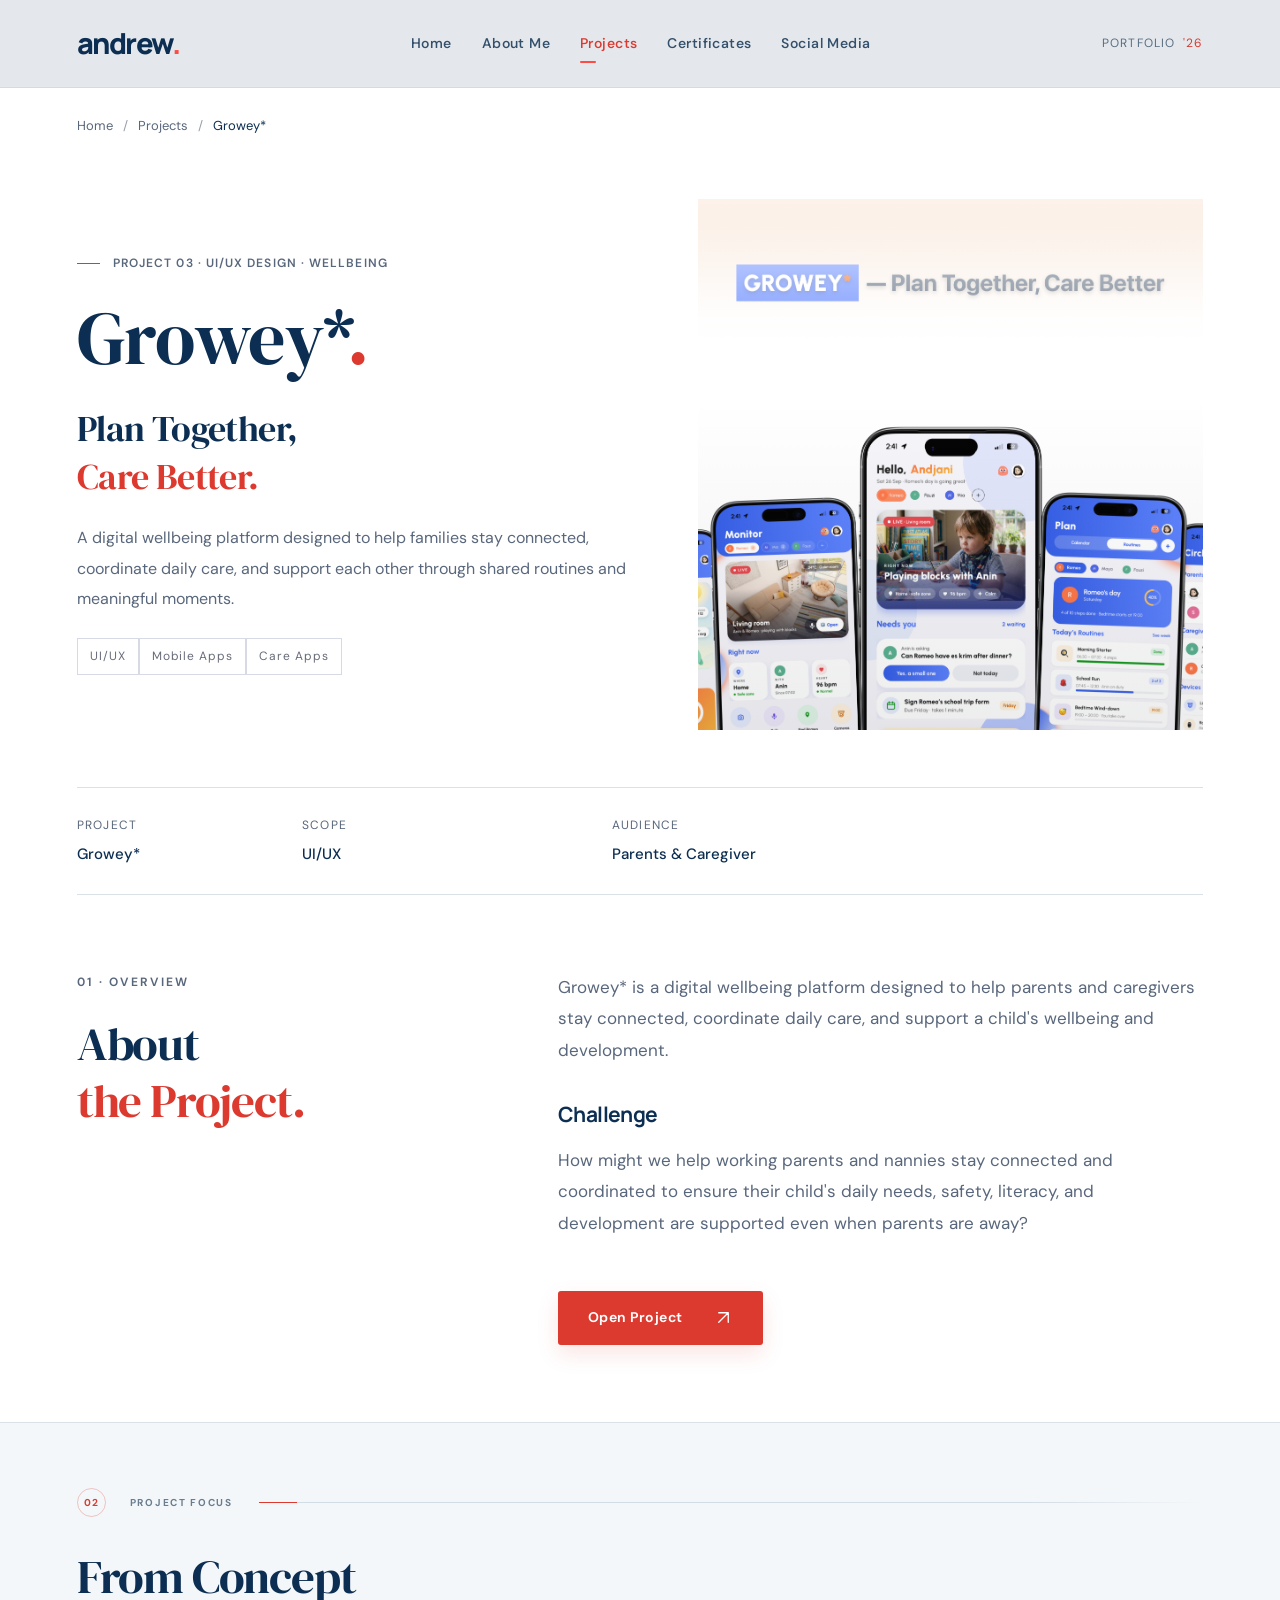
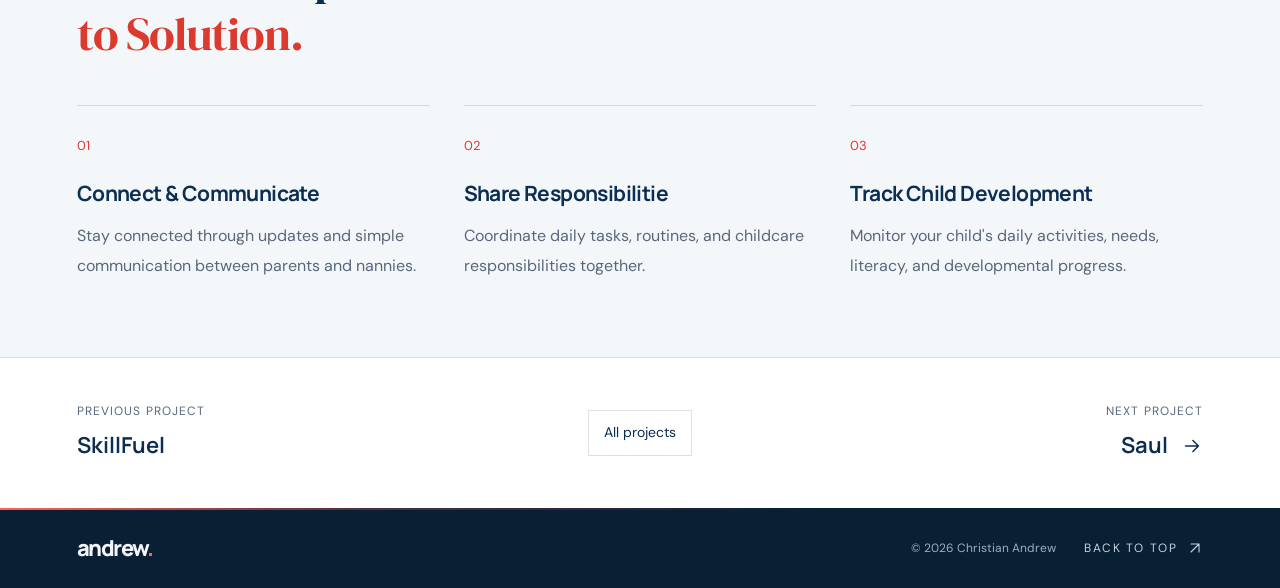
<file: project/project-growey.html>
<!DOCTYPE html>
<html lang="id">

<head>
  <meta name="portfolio-version" content="carousel-7">
  <meta charset="UTF-8">
  <meta name="viewport" content="width=device-width, initial-scale=1.0">
  <meta name="theme-color" content="#e3e8ec">
  <title>Growey* | Christian Andrew</title>
  <meta name="description"
    content="Eksplorasi konsep minuman tropis dan identitas merek untuk proyek entrepreneurship, dengan perpaduan buah, susu, nata de coco, dan selasih.">
  <meta property="og:title" content="Growey* | Christian Andrew">
  <meta property="og:description"
    content="Eksplorasi konsep minuman tropis dan identitas merek untuk proyek entrepreneurship, dengan perpaduan buah, susu, nata de coco, dan selasih.">
  <meta property="og:type" content="website">
  <link rel="icon" type="image/svg+xml"
    href="data:image/svg+xml,%3Csvg xmlns='http://www.w3.org/2000/svg' viewBox='0 0 64 64'%3E%3Crect width='64' height='64' rx='14' fill='%230c2e52'/%3E%3Ctext x='11' y='43' font-family='Arial,sans-serif' font-size='33' font-weight='700' fill='white'%3Ea%3C/text%3E%3Ccircle cx='47' cy='42' r='5' fill='%23ff4b43'/%3E%3C/svg%3E">
  <link rel="stylesheet" href="../style.css?v=carousel-7">
  <link rel="stylesheet" href="project.css?v=carousel-7">
  <link rel="stylesheet" href="../theme.css?v=carousel-7">
  <script src="../script.js?v=carousel-7" defer></script>
  <script src="project.js?v=carousel-7" defer></script>
</head>

<body data-page="project" data-project="tropinata">
  <a class="skip-link" href="#main">Lewati ke konten</a>
  <svg class="icon-defs" xmlns="http://www.w3.org/2000/svg" aria-hidden="true">
    <symbol id="i-arrow" viewBox="0 0 24 24">
      <path d="M5 12h14m-6-6 6 6-6 6" />
    </symbol>
    <symbol id="i-diagonal" viewBox="0 0 24 24">
      <path d="M6 18 18 6M6 6h12v12" />
    </symbol>
    <symbol id="i-down" viewBox="0 0 24 24">
      <path d="M12 4v16m-5-5 5 5 5-5" />
    </symbol>
    <symbol id="i-close" viewBox="0 0 24 24">
      <path d="m6 6 12 12M6 18 18 6" />
    </symbol>
    <symbol id="i-linkedin" viewBox="0 0 24 24">
      <path d="M4 9v11M4 4v.1M9 20V9h4v2c1-3 7-3 7 3v6M13 12v8" />
      <circle cx="4" cy="4" r="1" />
    </symbol>
    <symbol id="i-instagram" viewBox="0 0 24 24">
      <rect x="3" y="3" width="18" height="18" rx="5" />
      <circle cx="12" cy="12" r="4" />
      <path d="M17.5 6.5h.01" />
    </symbol>
    <symbol id="i-github" viewBox="0 0 24 24">
      <path
        d="M9 19c-4 1-4-2-6-2m15 5v-4a3.5 3.5 0 0 0-1-2.7c3-.3 6-1.5 6-6A4.7 4.7 0 0 0 21.7 6a4.5 4.5 0 0 0-.1-3.3S20.5 2.4 18 4a12 12 0 0 0-6 0C9.5 2.4 8.4 2.7 8.4 2.7A4.5 4.5 0 0 0 8.3 6 4.7 4.7 0 0 0 7 9.3c0 4.5 3 5.7 6 6A3.5 3.5 0 0 0 12 18v4"
        transform="translate(-3 0)" />
    </symbol>
    <symbol id="i-award" viewBox="0 0 24 24">
      <circle cx="12" cy="8" r="5" />
      <path d="m8 12-2 9 6-3 6 3-2-9" />
    </symbol>
    <symbol id="i-menu" viewBox="0 0 24 24">
      <path d="M4 7h16M4 12h16M4 17h16" />
    </symbol>
  </svg>
  <div class="site-shell" id="top">
    <header class="site-header">
      <a href="../index.html#home" class="wordmark" aria-label="Christian Andrew, Home">andrew<span>.</span></a>
      <button class="menu-toggle" type="button" aria-expanded="false" aria-controls="main-nav"
        aria-label="Buka menu navigasi"><svg class="icon">
          <use href="#i-menu" />
        </svg></button>
      <nav id="main-nav" class="main-nav" aria-label="Navigasi utama">
        <a href="../index.html#home" class="nav-link">Home</a>
        <a href="../index.html#about" class="nav-link">About Me</a>
        <a href="../index.html#projects" class="nav-link active" aria-current="location">Projects</a>
        <a href="../index.html#certificates" class="nav-link">Certificates</a>
        <a href="../index.html#social" class="nav-link">Social Media</a>
      </nav>
      <span class="header-note">PORTFOLIO<span>'26</span></span>
    </header>
    <main id="main">

      <nav class="breadcrumb" aria-label="Breadcrumb"><a href="../index.html#home">Home</a><span
          class="breadcrumb-separator" aria-hidden="true">/</span><a href="../index.html#projects">Projects</a><span
          class="breadcrumb-separator" aria-hidden="true">/</span><span aria-current="page">Growey*</span></nav>
      <section class="detail-hero" aria-labelledby="project-title">
        <div class="detail-intro">
          <p class="subpage-kicker">PROJECT 03 · UI/UX DESIGN · WELLBEING</p>
          <h1 id="project-title">Growey*<span>.</span></h1>
          <h2>Plan Together,<br><em>Care Better.</em></h2>
          <p class="detail-description">A digital wellbeing platform designed to help families stay connected,
            coordinate daily care, and support each other through shared routines and meaningful moments.</p><span
            class="project-stage">UI/UX</span><span class="project-stage">Mobile Apps</span><span
            class="project-stage">Care Apps</span>
        </div>
        <div class="detail-cover cover-tropinata" aria-label="Identitas visual Growey">
          <img class="detail-cover-image" src="../assets/iconlogo/Frame 4.png" alt="Nurture project preview">
        </div>
      </section>
      <dl class="project-facts">
        <div>
          <dt>PROJECT</dt>
          <dd>Growey*</dd>
        </div>
        <div>
          <dt>SCOPE</dt>
          <dd>UI/UX</dd>
        </div>
        <div>
          <dt>AUDIENCE</dt>
          <dd>Parents & Caregiver</dd>
      </dl>
      <section class="detail-overview" aria-labelledby="overview-title">
        <div>
          <p class="eyebrow">01 · OVERVIEW</p>
          <h2 id="overview-title">About<br><em>the Project.</em></h2>
        </div>
        <div class="overview-copy">
          <p>Growey* is a digital wellbeing platform designed to help parents and caregivers stay connected, coordinate daily care, and support a child's wellbeing and development.</p>
          <h3>Challenge</h3>
          <p>How might we help working parents and nannies stay connected and coordinated to ensure their child's daily needs, safety, literacy, and development are supported even when parents are away?</p><div class="project-work-links" id="project-work-links" aria-label="Project links" hidden></div>
        </div>
      </section>
      <section class="project-focus" aria-labelledby="focus-title">
        <div class="section-heading">
          <p class="eyebrow"><span class="section-number">02</span> PROJECT FOCUS</p><span class="section-rule"></span>
        </div>
        <h2 id="focus-title">From Concept<br><em>to Solution.</em></h2>
        <div class="focus-grid">
          <article class="focus-card"><span class="focus-number">01</span>
            <h3>Connect &amp; Communicate</h3>
            <p>Stay connected through updates and simple communication between parents and nannies.</p>
          </article>
          <article class="focus-card"><span class="focus-number">02</span>
            <h3>Share Responsibilitie</h3>
            <p>Coordinate daily tasks, routines, and childcare responsibilities together.</p>
          </article>
          <article class="focus-card"><span class="focus-number">03</span>
            <h3>Track Child Development</h3>
            <p>Monitor your child's daily activities, needs, literacy, and developmental progress.
            </p>
          </article>
        </div>
      </section>
      <nav class="project-pagination" aria-label="Navigasi proyek"><a href="project-skillfuel.html"
          class="project-previous"><span>PREVIOUS PROJECT</span><strong>SkillFuel</strong></a><a class="all-projects"
          href="../index.html#projects">All projects</a><a href="project-saul.html" class="project-next"><span>NEXT
            PROJECT</span><strong>Saul<svg class="icon" aria-hidden="true">
              <use href="#i-arrow" />
            </svg></strong></a></nav>
    </main>
    <footer class="site-footer"><a href="../index.html#home" class="wordmark"
        aria-label="Kembali ke Home">andrew<span>.</span></a>
      <p>© <span id="year">2026</span> Christian Andrew</p><a class="back-top" href="#top">BACK TO TOP <svg class="icon">
          <use href="#i-diagonal" />
        </svg></a>
    </footer>
  </div>
</body>

</html>
</file>
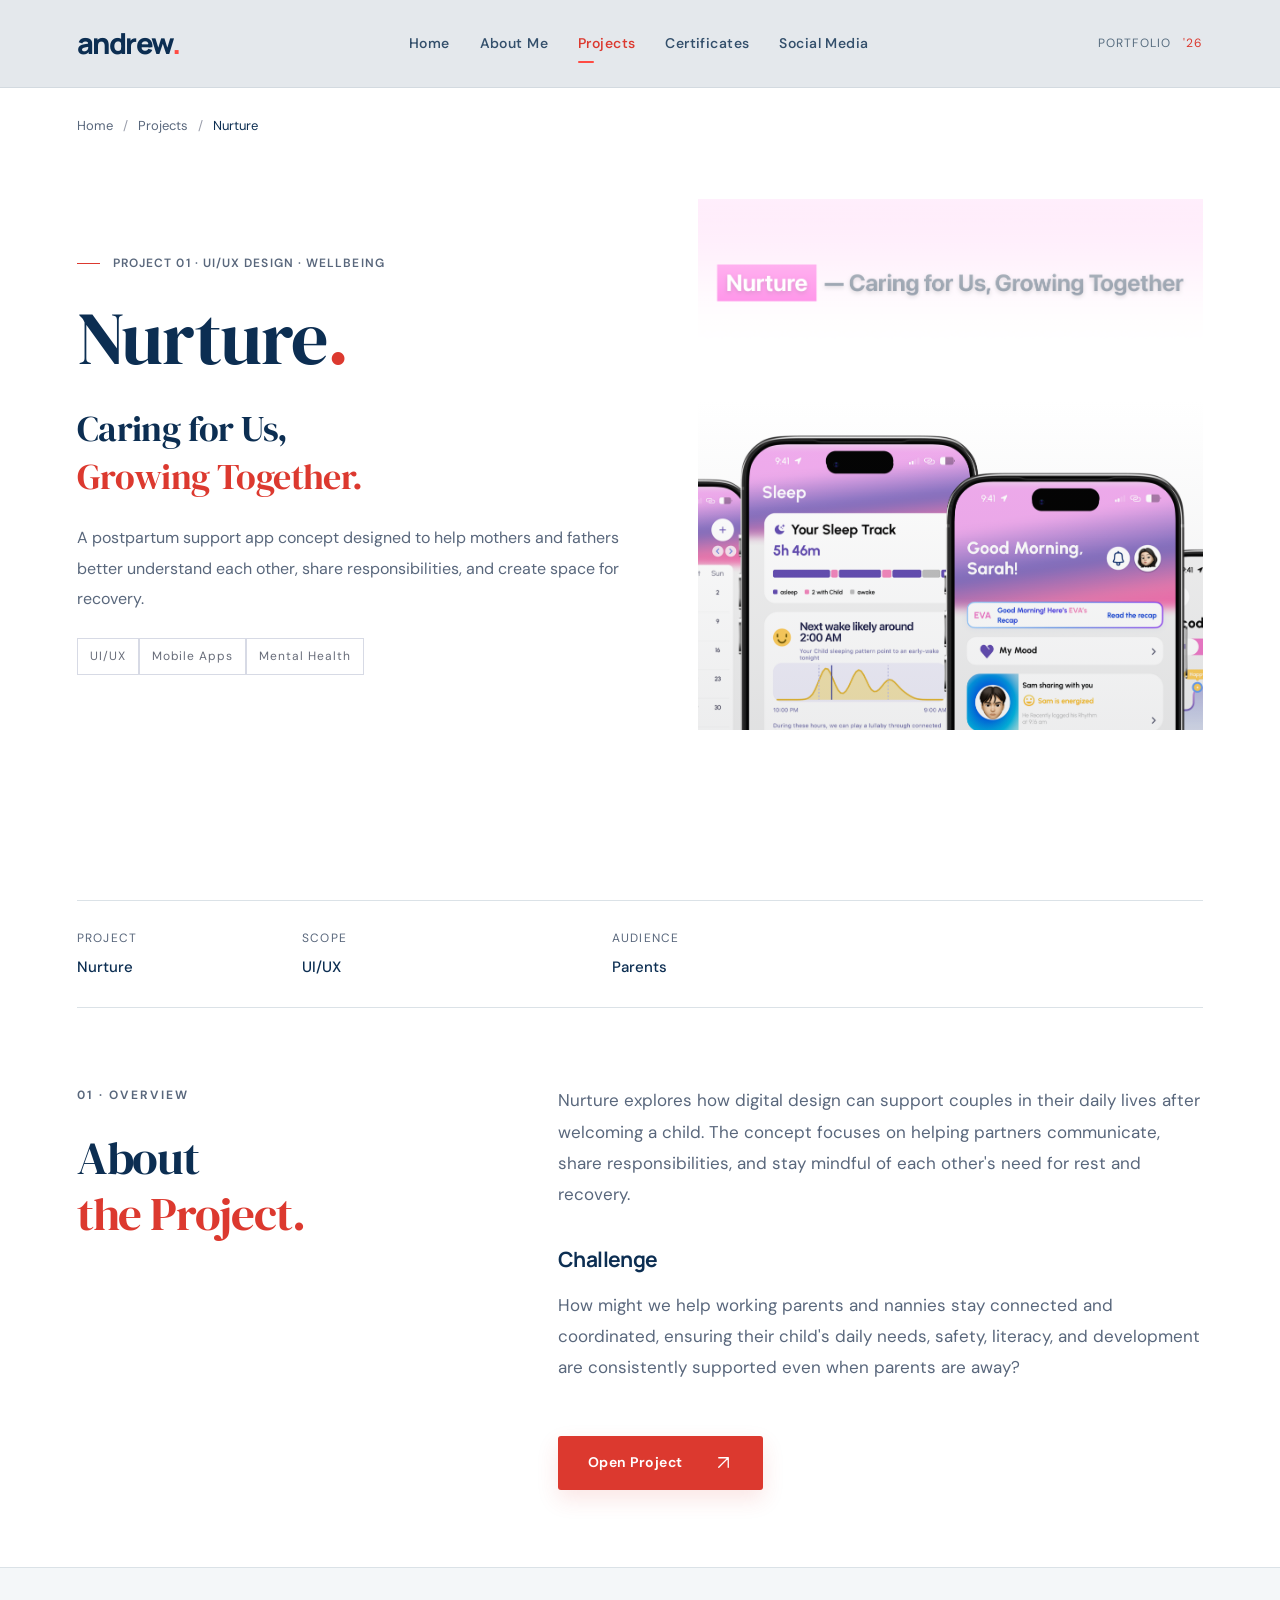
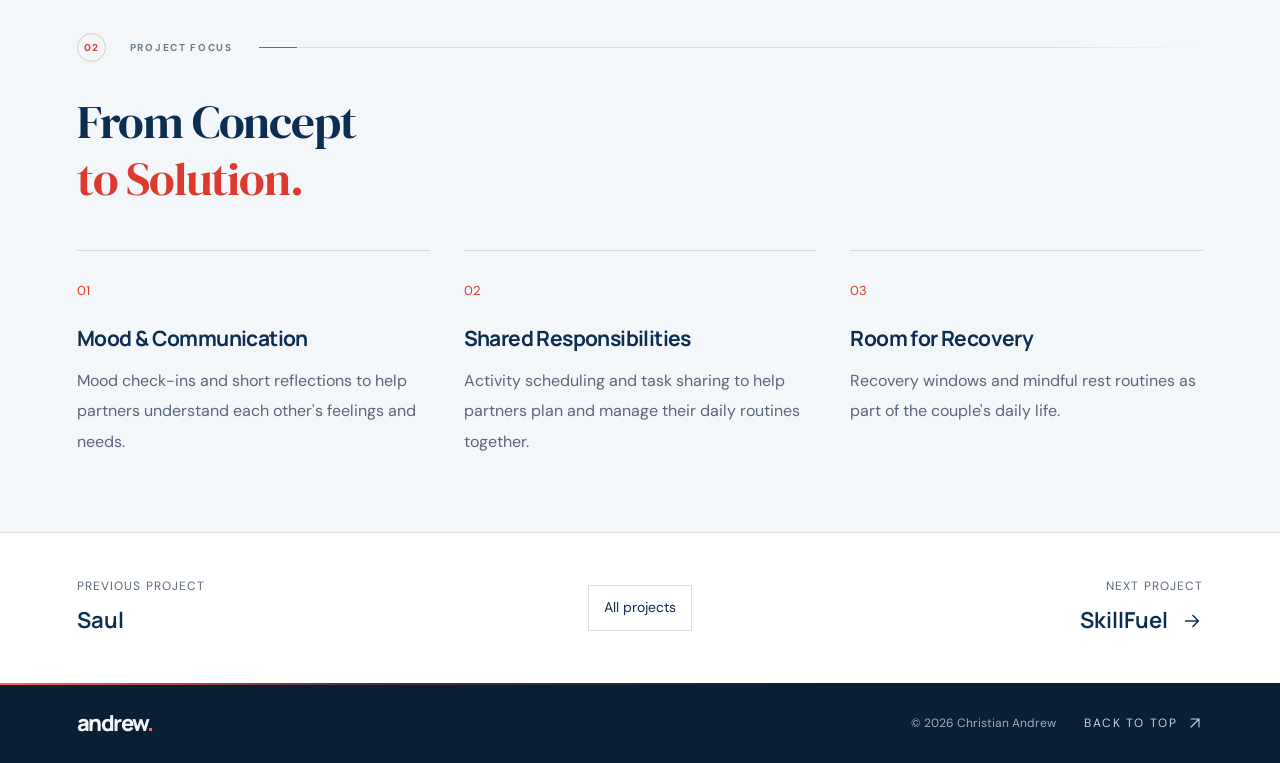
<file: project/project-nurture.html>
<!DOCTYPE html>
<html lang="id">

<head>
  <meta name="portfolio-version" content="carousel-7">
  <meta charset="UTF-8">
  <meta name="viewport" content="width=device-width, initial-scale=1.0">
  <meta name="theme-color" content="#e3e8ec">
  <title>Nurture | Christian Andrew</title>
  <meta name="description"
    content="Konsep aplikasi dukungan pascapersalinan yang membantu ibu dan ayah saling memahami, berbagi tanggung jawab, dan memberi ruang untuk pemulihan.">
  <meta property="og:title" content="Nurture | Christian Andrew">
  <meta property="og:description"
    content="Konsep aplikasi dukungan pascapersalinan yang membantu ibu dan ayah saling memahami, berbagi tanggung jawab, dan memberi ruang untuk pemulihan.">
  <meta property="og:type" content="website">
  <link rel="icon" type="image/svg+xml"
    href="data:image/svg+xml,%3Csvg xmlns='http://www.w3.org/2000/svg' viewBox='0 0 64 64'%3E%3Crect width='64' height='64' rx='14' fill='%230c2e52'/%3E%3Ctext x='11' y='43' font-family='Arial,sans-serif' font-size='33' font-weight='700' fill='white'%3Ea%3C/text%3E%3Ccircle cx='47' cy='42' r='5' fill='%23ff4b43'/%3E%3C/svg%3E">
  <link rel="stylesheet" href="../style.css?v=carousel-7">
  <link rel="stylesheet" href="project.css?v=carousel-7">
  <link rel="stylesheet" href="../theme.css?v=carousel-7">
  <script src="../script.js?v=carousel-7" defer></script>
  <script src="project.js?v=carousel-7" defer></script>
</head>

<body data-page="project" data-project="nurture">
  <a class="skip-link" href="#main">Lewati ke konten</a>
  <svg class="icon-defs" xmlns="http://www.w3.org/2000/svg" aria-hidden="true">
    <symbol id="i-arrow" viewBox="0 0 24 24">
      <path d="M5 12h14m-6-6 6 6-6 6" />
    </symbol>
    <symbol id="i-diagonal" viewBox="0 0 24 24">
      <path d="M6 18 18 6M6 6h12v12" />
    </symbol>
    <symbol id="i-down" viewBox="0 0 24 24">
      <path d="M12 4v16m-5-5 5 5 5-5" />
    </symbol>
    <symbol id="i-close" viewBox="0 0 24 24">
      <path d="m6 6 12 12M6 18 18 6" />
    </symbol>
    <symbol id="i-linkedin" viewBox="0 0 24 24">
      <path d="M4 9v11M4 4v.1M9 20V9h4v2c1-3 7-3 7 3v6M13 12v8" />
      <circle cx="4" cy="4" r="1" />
    </symbol>
    <symbol id="i-instagram" viewBox="0 0 24 24">
      <rect x="3" y="3" width="18" height="18" rx="5" />
      <circle cx="12" cy="12" r="4" />
      <path d="M17.5 6.5h.01" />
    </symbol>
    <symbol id="i-github" viewBox="0 0 24 24">
      <path
        d="M9 19c-4 1-4-2-6-2m15 5v-4a3.5 3.5 0 0 0-1-2.7c3-.3 6-1.5 6-6A4.7 4.7 0 0 0 21.7 6a4.5 4.5 0 0 0-.1-3.3S20.5 2.4 18 4a12 12 0 0 0-6 0C9.5 2.4 8.4 2.7 8.4 2.7A4.5 4.5 0 0 0 8.3 6 4.7 4.7 0 0 0 7 9.3c0 4.5 3 5.7 6 6A3.5 3.5 0 0 0 12 18v4"
        transform="translate(-3 0)" />
    </symbol>
    <symbol id="i-award" viewBox="0 0 24 24">
      <circle cx="12" cy="8" r="5" />
      <path d="m8 12-2 9 6-3 6 3-2-9" />
    </symbol>
    <symbol id="i-menu" viewBox="0 0 24 24">
      <path d="M4 7h16M4 12h16M4 17h16" />
    </symbol>
  </svg>
  <div class="site-shell" id="top">
    <header class="site-header">
      <a href="../index.html#home" class="wordmark" aria-label="Christian Andrew, Home">andrew<span>.</span></a>
      <button class="menu-toggle" type="button" aria-expanded="false" aria-controls="main-nav"
        aria-label="Buka menu navigasi"><svg class="icon">
          <use href="#i-menu" />
        </svg></button>
      <nav id="main-nav" class="main-nav" aria-label="Navigasi utama">
        <a href="../index.html#home" class="nav-link">Home</a>
        <a href="../index.html#about" class="nav-link">About Me</a>
        <a href="../index.html#projects" class="nav-link active" aria-current="location">Projects</a>
        <a href="../index.html#certificates" class="nav-link">Certificates</a>
        <a href="../index.html#social" class="nav-link">Social Media</a>
      </nav>
      <span class="header-note">PORTFOLIO <span>'26</span></span>
    </header>
    <main id="main">

      <nav class="breadcrumb" aria-label="Breadcrumb"><a href="../index.html#home">Home</a><span
          class="breadcrumb-separator" aria-hidden="true">/</span><a href="../index.html#projects">Projects</a><span
          class="breadcrumb-separator" aria-hidden="true">/</span><span aria-current="page">Nurture</span></nav>
      <section class="detail-hero" aria-labelledby="project-title">
        <div class="detail-intro">
          <p class="subpage-kicker">PROJECT 01 · UI/UX DESIGN · WELLBEING</p>
          <h1 id="project-title">Nurture<span>.</span></h1>
          <h2>Caring for Us,<br><em>Growing Together.</em></h2>
          <p class="detail-description">A postpartum support app concept designed to help mothers and fathers better
            understand each other, share responsibilities, and create space for recovery.</p><span
            class="project-stage">UI/UX</span><span class="project-stage">Mobile Apps</span><span
            class="project-stage">Mental Health</span>
        </div>
        <div class="detail-cover cover-nurture" aria-label="Visual project Nurture">
          <img class="detail-cover-image" src="../assets/iconlogo/Frame 2.png" alt="Nurture project preview">
        </div>
  </div>
  </section>
  <dl class="project-facts">
    <div>
      <dt>PROJECT</dt>
      <dd>Nurture</dd>
    </div>
    <div>
      <dt>SCOPE</dt>
      <dd>UI/UX</dd>
    </div>
    <div>
      <dt>AUDIENCE</dt>
      <dd>Parents</dd>
    </div>
  </dl>
  <section class="detail-overview" aria-labelledby="overview-title">
    <div>
      <p class="eyebrow">01 · OVERVIEW</p>
      <h2 id="overview-title">About<br><em>the Project.</em></h2>
    </div>
    <div class="overview-copy">
      <p>Nurture explores how digital design can support couples in their daily lives after welcoming a child. The
        concept focuses on helping partners communicate, share responsibilities, and stay mindful of each other's need
        for rest and recovery.</p>
      <h3>Challenge</h3>
      <p>How might we help working parents and nannies stay connected and coordinated, ensuring their child's daily
        needs, safety, literacy, and development are consistently supported even when parents are away?</p><div class="project-work-links" id="project-work-links" aria-label="Project links" hidden></div>
    </div>
  </section>
  <section class="project-focus" aria-labelledby="focus-title">
    <div class="section-heading">
      <p class="eyebrow"><span class="section-number">02</span> PROJECT FOCUS</p><span class="section-rule"></span>
    </div>
    <h2 id="focus-title">From Concept<br><em>to Solution.</em></h2>
    <div class="focus-grid">
      <article class="focus-card"><span class="focus-number">01</span>
        <h3>Mood &amp; Communication</h3>
        <p>Mood check-ins and short reflections to help partners understand each other's feelings and needs.</p>
      </article>
      <article class="focus-card"><span class="focus-number">02</span>
        <h3>Shared Responsibilities</h3>
        <p>Activity scheduling and task sharing to help partners plan and manage their daily routines together.</p>
      </article>
      <article class="focus-card"><span class="focus-number">03</span>
        <h3>Room for Recovery</h3>
        <p>Recovery windows and mindful rest routines as part of the couple's daily life.</p>
      </article>
    </div>
  </section>
  <nav class="project-pagination" aria-label="Navigasi proyek"><a href="project-saul.html"
      class="project-previous"><span>PREVIOUS PROJECT</span><strong>Saul</strong></a><a class="all-projects"
      href="../index.html#projects">All projects</a><a href="project-skillfuel.html" class="project-next"><span>NEXT
        PROJECT</span><strong>SkillFuel <svg class="icon" aria-hidden="true">
          <use href="#i-arrow" />
        </svg></strong></a></nav>
  </main>
  <footer class="site-footer"><a href="../index.html#home" class="wordmark"
      aria-label="Kembali ke Home">andrew<span>.</span></a>
    <p>© <span id="year">2026</span> Christian Andrew</p><a class="back-top" href="#top">BACK TO TOP <svg class="icon">
        <use href="#i-diagonal" />
      </svg></a>
  </footer>
  </div>
</body>

</html>
</file>
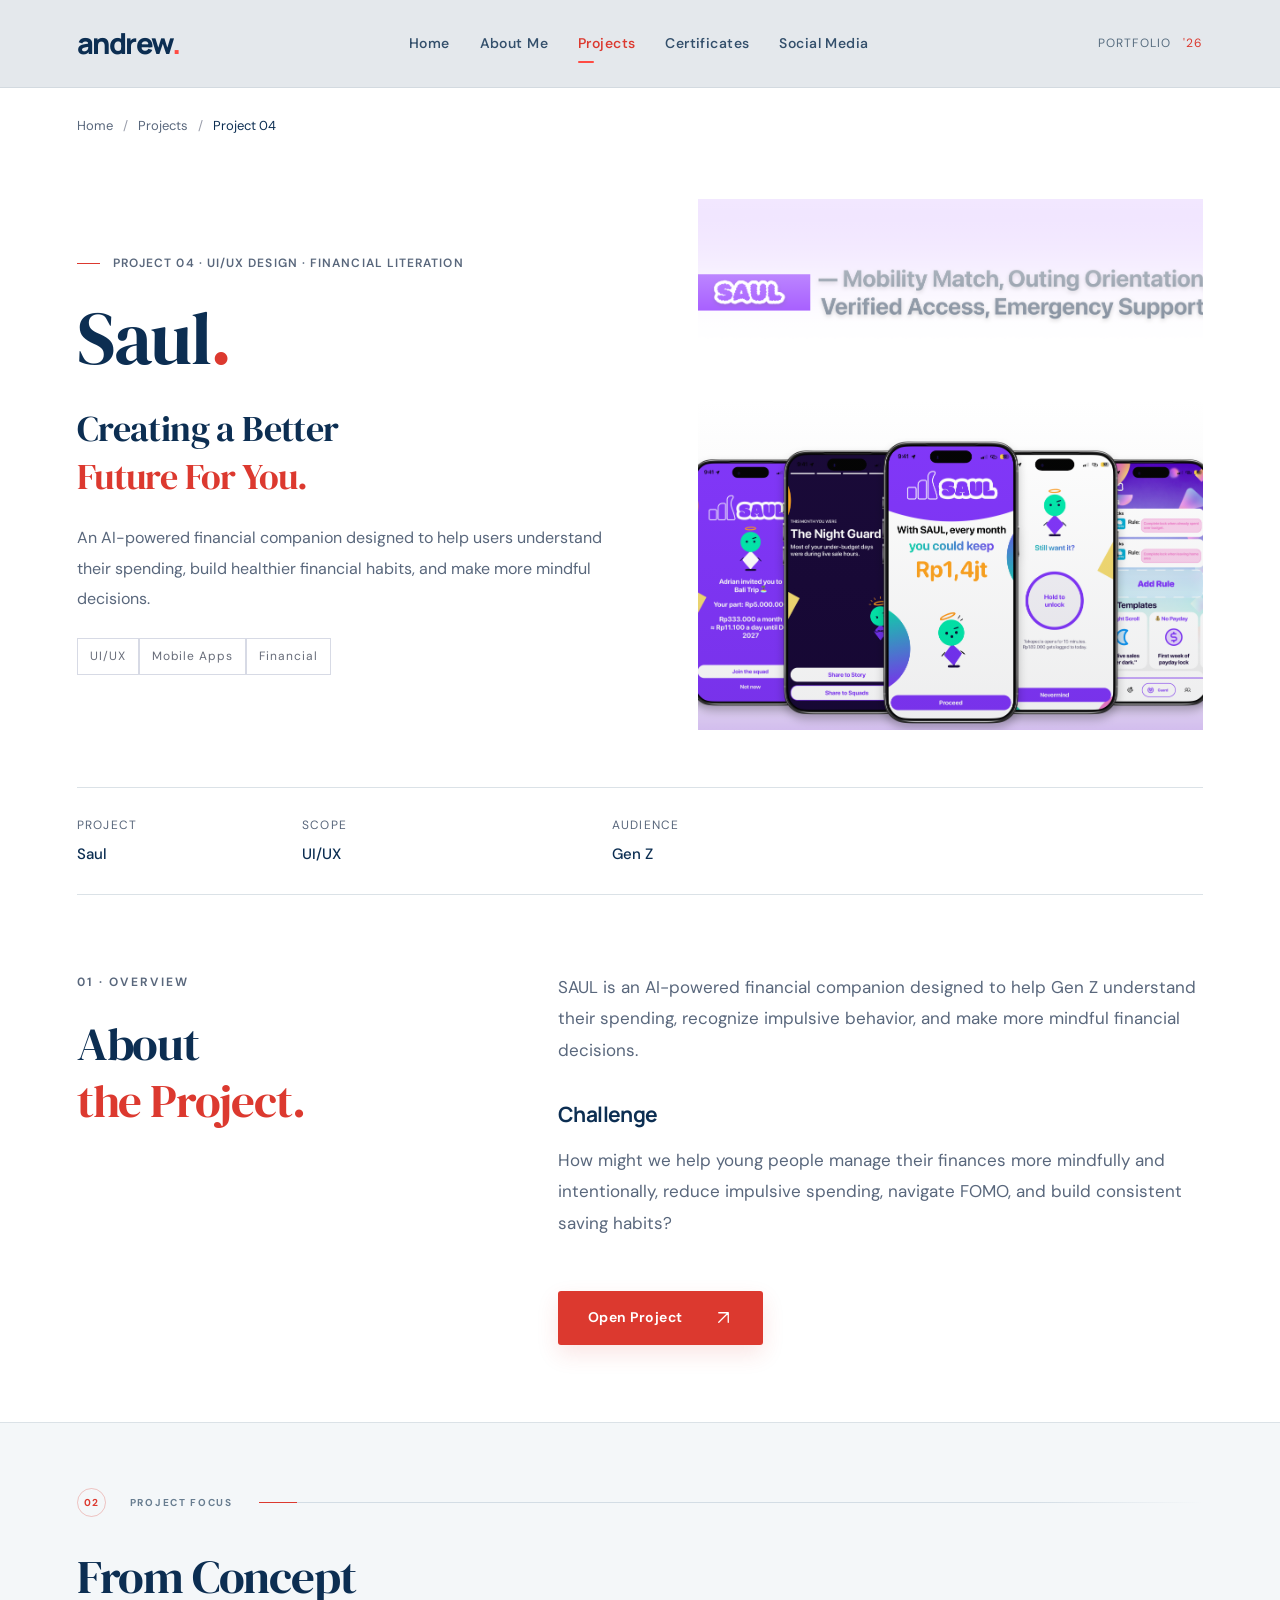
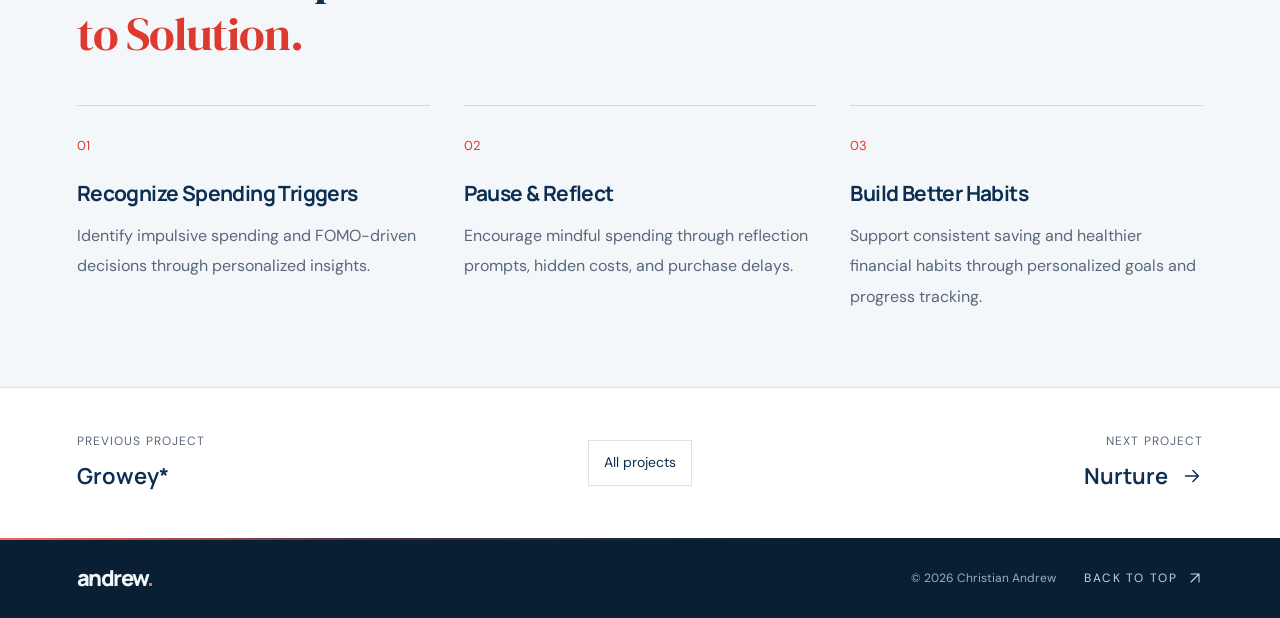
<file: project/project-saul.html>
<!DOCTYPE html>
<html lang="id">

<head>
  <meta name="portfolio-version" content="carousel-7">
  <meta charset="UTF-8">
  <meta name="viewport" content="width=device-width, initial-scale=1.0">
  <meta name="theme-color" content="#e3e8ec">
  <title>Saul | Christian Andrew</title>
  <meta name="description" content="Contoh halaman detail untuk proyek berikutnya. Informasi proyek belum ditambahkan.">
  <meta property="og:title" content="Saul | Christian Andrew">
  <meta property="og:description"
    content="Contoh halaman detail untuk proyek berikutnya. Informasi proyek belum ditambahkan.">
  <meta property="og:type" content="website">
  <link rel="icon" type="image/svg+xml"
    href="data:image/svg+xml,%3Csvg xmlns='http://www.w3.org/2000/svg' viewBox='0 0 64 64'%3E%3Crect width='64' height='64' rx='14' fill='%230c2e52'/%3E%3Ctext x='11' y='43' font-family='Arial,sans-serif' font-size='33' font-weight='700' fill='white'%3Ea%3C/text%3E%3Ccircle cx='47' cy='42' r='5' fill='%23ff4b43'/%3E%3C/svg%3E">
  <link rel="stylesheet" href="../style.css?v=carousel-7">
  <link rel="stylesheet" href="project.css?v=carousel-7">
  <link rel="stylesheet" href="../theme.css?v=carousel-7">
  <link rel="stylesheet" href="../carousel.css?v=carousel-7">
  <script src="../script.js?v=carousel-7" defer></script>
  <script src="project.js?v=carousel-7" defer></script>
</head>

<body data-page="project" data-project="project04">
  <a class="skip-link" href="#main">Lewati ke konten</a>
  <svg class="icon-defs" xmlns="http://www.w3.org/2000/svg" aria-hidden="true">
    <symbol id="i-arrow" viewBox="0 0 24 24">
      <path d="M5 12h14m-6-6 6 6-6 6" />
    </symbol>
    <symbol id="i-diagonal" viewBox="0 0 24 24">
      <path d="M6 18 18 6M6 6h12v12" />
    </symbol>
    <symbol id="i-down" viewBox="0 0 24 24">
      <path d="M12 4v16m-5-5 5 5 5-5" />
    </symbol>
    <symbol id="i-close" viewBox="0 0 24 24">
      <path d="m6 6 12 12M6 18 18 6" />
    </symbol>
    <symbol id="i-linkedin" viewBox="0 0 24 24">
      <path d="M4 9v11M4 4v.1M9 20V9h4v2c1-3 7-3 7 3v6M13 12v8" />
      <circle cx="4" cy="4" r="1" />
    </symbol>
    <symbol id="i-instagram" viewBox="0 0 24 24">
      <rect x="3" y="3" width="18" height="18" rx="5" />
      <circle cx="12" cy="12" r="4" />
      <path d="M17.5 6.5h.01" />
    </symbol>
    <symbol id="i-github" viewBox="0 0 24 24">
      <path
        d="M9 19c-4 1-4-2-6-2m15 5v-4a3.5 3.5 0 0 0-1-2.7c3-.3 6-1.5 6-6A4.7 4.7 0 0 0 21.7 6a4.5 4.5 0 0 0-.1-3.3S20.5 2.4 18 4a12 12 0 0 0-6 0C9.5 2.4 8.4 2.7 8.4 2.7A4.5 4.5 0 0 0 8.3 6 4.7 4.7 0 0 0 7 9.3c0 4.5 3 5.7 6 6A3.5 3.5 0 0 0 12 18v4"
        transform="translate(-3 0)" />
    </symbol>
    <symbol id="i-award" viewBox="0 0 24 24">
      <circle cx="12" cy="8" r="5" />
      <path d="m8 12-2 9 6-3 6 3-2-9" />
    </symbol>
    <symbol id="i-menu" viewBox="0 0 24 24">
      <path d="M4 7h16M4 12h16M4 17h16" />
    </symbol>
  </svg>
  <div class="site-shell" id="top">
    <header class="site-header">
      <a href="../index.html#home" class="wordmark" aria-label="Christian Andrew, Home">andrew<span>.</span></a>
      <button class="menu-toggle" type="button" aria-expanded="false" aria-controls="main-nav"
        aria-label="Buka menu navigasi"><svg class="icon">
          <use href="#i-menu" />
        </svg></button>
      <nav id="main-nav" class="main-nav" aria-label="Navigasi utama">
        <a href="../index.html#home" class="nav-link">Home</a>
        <a href="../index.html#about" class="nav-link">About Me</a>
        <a href="../index.html#projects" class="nav-link active" aria-current="location">Projects</a>
        <a href="../index.html#certificates" class="nav-link">Certificates</a>
        <a href="../index.html#social" class="nav-link">Social Media</a>
      </nav>
      <span class="header-note">PORTFOLIO <span>'26</span></span>
    </header>
    <main id="main">
      <nav class="breadcrumb" aria-label="Breadcrumb"><a href="../index.html#home">Home</a><span
          class="breadcrumb-separator" aria-hidden="true">/</span><a href="../index.html#projects">Projects</a><span
          class="breadcrumb-separator" aria-hidden="true">/</span><span aria-current="page">Project 04</span></nav>
      <section class="detail-hero" aria-labelledby="project-title">
        <div class="detail-intro">
          <p class="subpage-kicker">PROJECT 04 · UI/UX DESIGN · FINANCIAL LITERATION</p>
          <h1 id="project-title">Saul<span>.</span></h1>
          <h2>Creating a Better<br><em>Future For You.</em></h2>
          <p class="detail-description">An AI-powered financial companion designed to help users understand their spending, build healthier financial habits, and make more mindful decisions.</p><span class="project-stage">UI/UX</span><span class="project-stage">Mobile Apps</span><span class="project-stage">Financial</span>
        </div>
        <div class="detail-cover cover-project-four" aria-label="Identitas visual Saul">
          <img class="detail-cover-image" src="../assets/iconlogo/Frame 5.png" alt="Nurture project preview">
        </div>
      </section>
      <dl class="project-facts">
        <div>
          <dt>PROJECT</dt>
          <dd>Saul</dd>
        </div>
        <div>
          <dt>SCOPE</dt>
          <dd>UI/UX</dd>
        </div>
        <div>
          <dt>AUDIENCE</dt>
          <dd>Gen Z</dd>
        </div>
      </dl>
      <section class="detail-overview" aria-labelledby="overview-title">
        <div>
          <p class="eyebrow">01 · OVERVIEW</p>
          <h2 id="overview-title">About<br><em>the Project.</em></h2>
        </div>
        <div class="overview-copy">
          <p>SAUL is an AI-powered financial companion designed to help Gen Z understand their spending, recognize impulsive behavior, and make more mindful financial decisions.</p>
          <h3>Challenge</h3>
          <p>How might we help young people manage their finances more mindfully and intentionally, reduce impulsive spending, navigate FOMO, and build consistent saving habits?</p><div class="project-work-links" id="project-work-links" aria-label="Project links" hidden></div>
        </div>
      </section>
      <section class="project-focus" aria-labelledby="focus-title">
        <div class="section-heading">
          <p class="eyebrow"><span class="section-number">02</span> PROJECT FOCUS</p><span class="section-rule"></span>
        </div>
        <h2 id="focus-title">From Concept<br><em>to Solution.</em></h2>
        <div class="focus-grid">
          <article class="focus-card"><span class="focus-number">01</span>
            <h3>Recognize Spending Triggers</h3>
            <p>Identify impulsive spending and FOMO-driven decisions through personalized insights.</p>
          </article>
          <article class="focus-card"><span class="focus-number">02</span>
            <h3>Pause & Reflect</h3>
            <p>Encourage mindful spending through reflection prompts, hidden costs, and purchase delays.</p>
          </article>
          <article class="focus-card"><span class="focus-number">03</span>
            <h3>Build Better Habits</h3>
            <p>Support consistent saving and healthier financial habits through personalized goals and progress tracking.
            </p>
          </article>
        </div>
      </section>
      <nav class="project-pagination" aria-label="Navigasi proyek"><a href="project-growey.html"
          class="project-previous"><span>PREVIOUS PROJECT</span><strong>Growey*</strong></a><a class="all-projects"
          href="../index.html#projects">All projects</a><a href="project-nurture.html" class="project-next"><span>NEXT
            PROJECT</span><strong>Nurture<svg class="icon" aria-hidden="true">
              <use href="#i-arrow" />
            </svg></strong></a></nav>
    </main>
    <footer class="site-footer"><a href="../index.html#home" class="wordmark"
        aria-label="Kembali ke Home">andrew<span>.</span></a>
      <p>© <span id="year">2026</span> Christian Andrew</p><a class="back-top" href="#top">BACK TO TOP <svg class="icon">
          <use href="#i-diagonal" />
        </svg></a>
    </footer>
  </div>
</body>

</html>
</file>
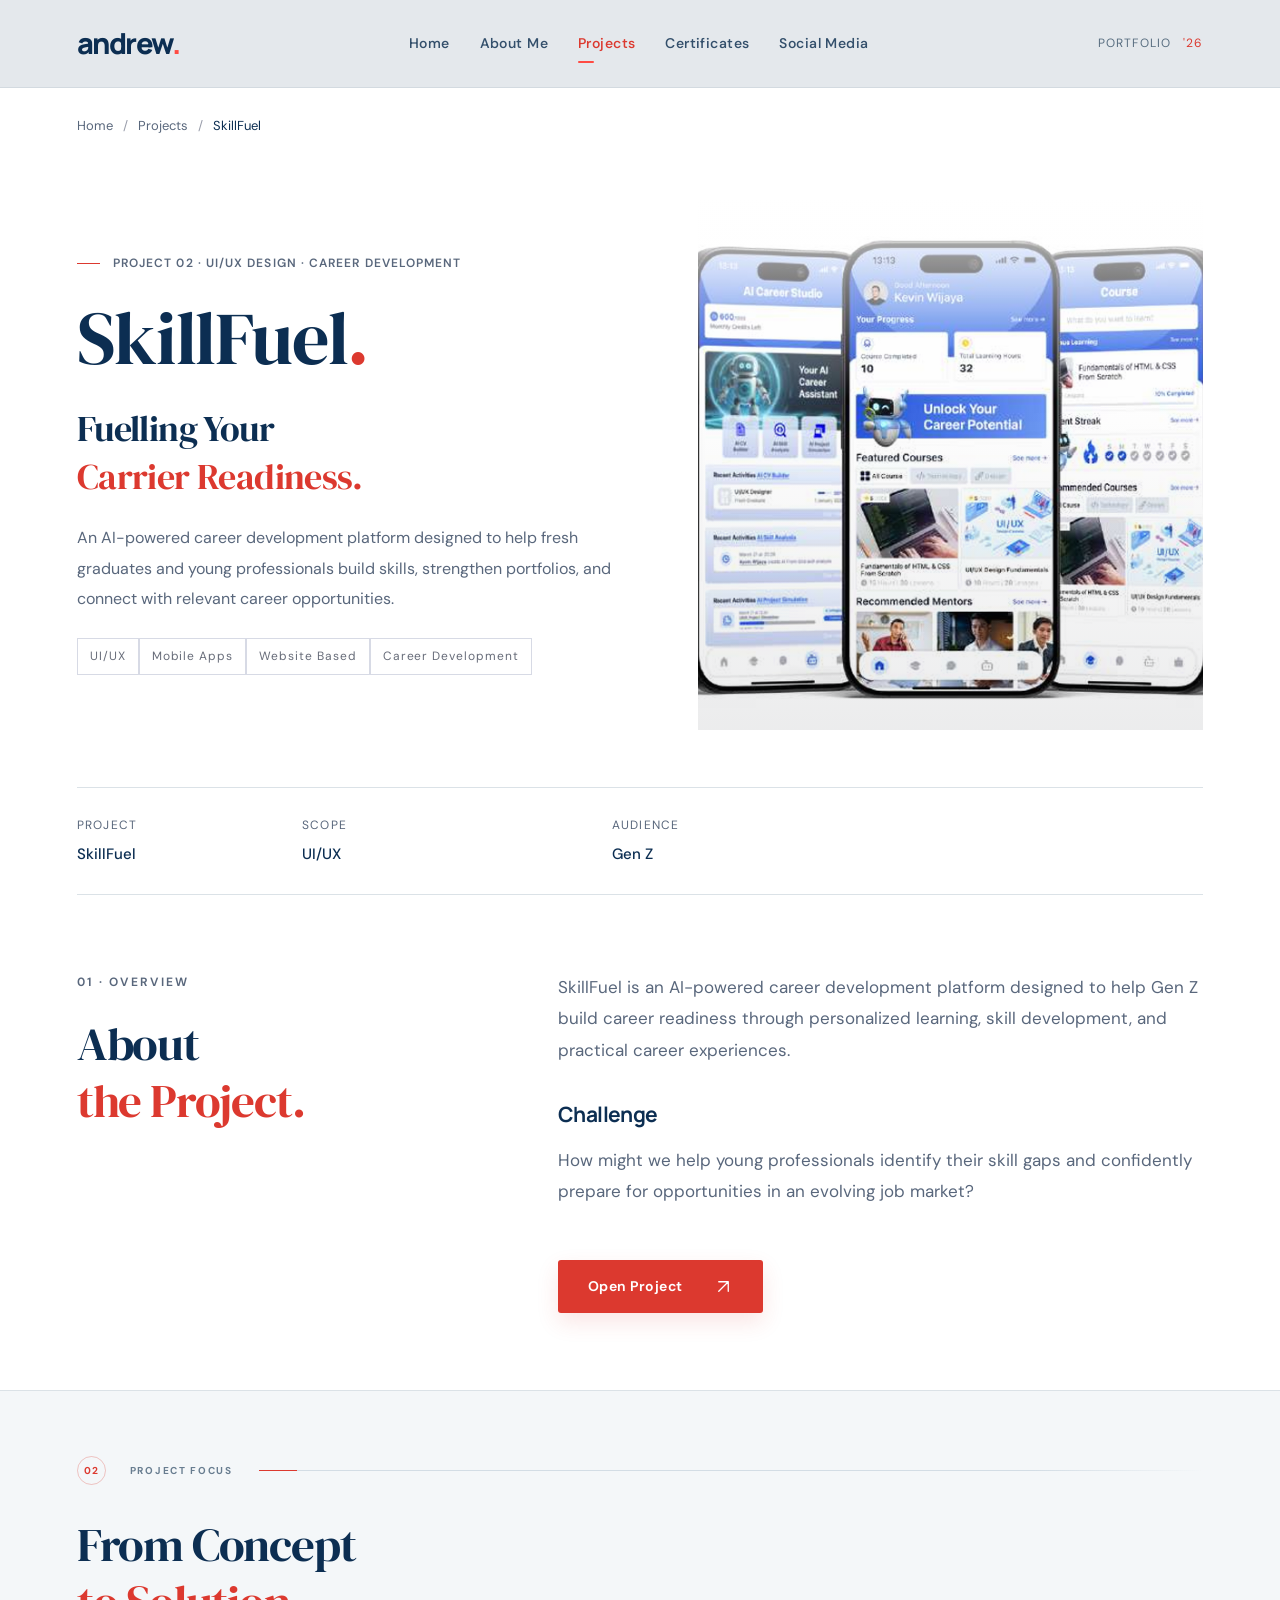
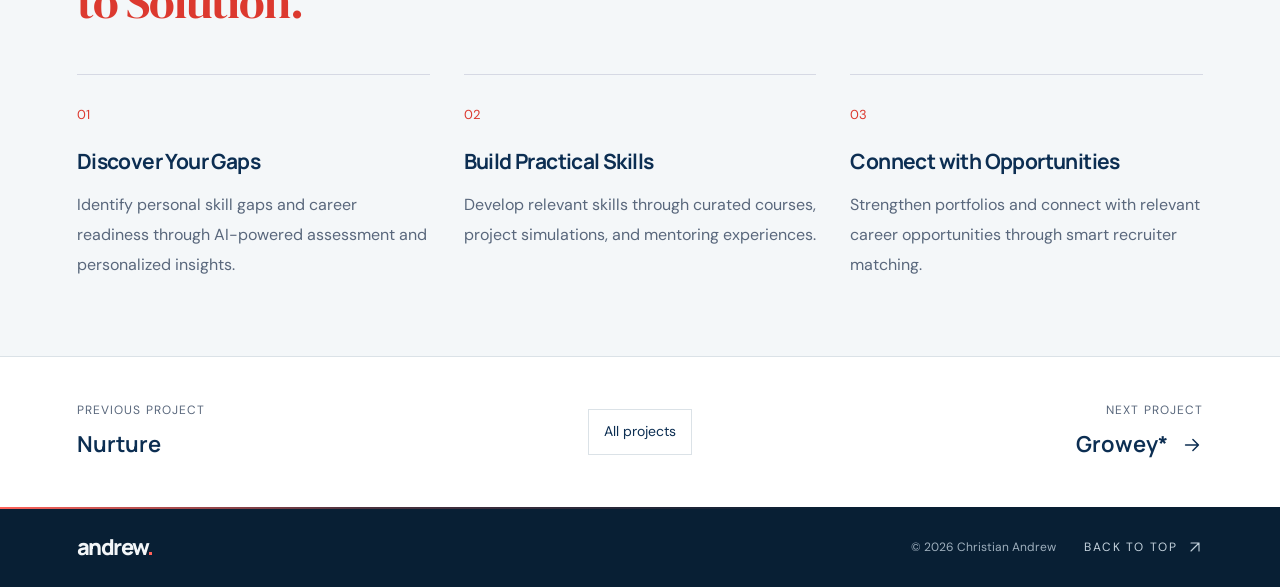
<file: project/project-skillfuel.html>
<!DOCTYPE html>
<html lang="id">

<head>
  <meta name="portfolio-version" content="carousel-7">
  <meta charset="UTF-8">
  <meta name="viewport" content="width=device-width, initial-scale=1.0">
  <meta name="theme-color" content="#e3e8ec">
  <title>SkillFuel | Christian Andrew</title>
  <meta name="description"
    content="Konsep pendamping keputusan belanja yang mengeksplorasi cara membantu pengguna mengenali FOMO dan mempertimbangkan pembelian fashion dengan lebih sadar.">
  <meta property="og:title" content="SkillFuel | Christian Andrew">
  <meta property="og:description"
    content="Konsep pendamping keputusan belanja yang mengeksplorasi cara membantu pengguna mengenali FOMO dan mempertimbangkan pembelian fashion dengan lebih sadar.">
  <meta property="og:type" content="website">
  <link rel="icon" type="image/svg+xml"
    href="data:image/svg+xml,%3Csvg xmlns='http://www.w3.org/2000/svg' viewBox='0 0 64 64'%3E%3Crect width='64' height='64' rx='14' fill='%230c2e52'/%3E%3Ctext x='11' y='43' font-family='Arial,sans-serif' font-size='33' font-weight='700' fill='white'%3Ea%3C/text%3E%3Ccircle cx='47' cy='42' r='5' fill='%23ff4b43'/%3E%3C/svg%3E">
  <link rel="stylesheet" href="../style.css?v=carousel-7">
  <link rel="stylesheet" href="project.css?v=carousel-7">
  <link rel="stylesheet" href="../theme.css?v=carousel-7">
  <script src="../script.js?v=carousel-7" defer></script>
  <script src="project.js?v=carousel-7" defer></script>
</head>

<body data-page="project" data-project="pause">
  <a class="skip-link" href="#main">Lewati ke konten</a>
  <svg class="icon-defs" xmlns="http://www.w3.org/2000/svg" aria-hidden="true">
    <symbol id="i-arrow" viewBox="0 0 24 24">
      <path d="M5 12h14m-6-6 6 6-6 6" />
    </symbol>
    <symbol id="i-diagonal" viewBox="0 0 24 24">
      <path d="M6 18 18 6M6 6h12v12" />
    </symbol>
    <symbol id="i-down" viewBox="0 0 24 24">
      <path d="M12 4v16m-5-5 5 5 5-5" />
    </symbol>
    <symbol id="i-close" viewBox="0 0 24 24">
      <path d="m6 6 12 12M6 18 18 6" />
    </symbol>
    <symbol id="i-linkedin" viewBox="0 0 24 24">
      <path d="M4 9v11M4 4v.1M9 20V9h4v2c1-3 7-3 7 3v6M13 12v8" />
      <circle cx="4" cy="4" r="1" />
    </symbol>
    <symbol id="i-instagram" viewBox="0 0 24 24">
      <rect x="3" y="3" width="18" height="18" rx="5" />
      <circle cx="12" cy="12" r="4" />
      <path d="M17.5 6.5h.01" />
    </symbol>
    <symbol id="i-github" viewBox="0 0 24 24">
      <path
        d="M9 19c-4 1-4-2-6-2m15 5v-4a3.5 3.5 0 0 0-1-2.7c3-.3 6-1.5 6-6A4.7 4.7 0 0 0 21.7 6a4.5 4.5 0 0 0-.1-3.3S20.5 2.4 18 4a12 12 0 0 0-6 0C9.5 2.4 8.4 2.7 8.4 2.7A4.5 4.5 0 0 0 8.3 6 4.7 4.7 0 0 0 7 9.3c0 4.5 3 5.7 6 6A3.5 3.5 0 0 0 12 18v4"
        transform="translate(-3 0)" />
    </symbol>
    <symbol id="i-award" viewBox="0 0 24 24">
      <circle cx="12" cy="8" r="5" />
      <path d="m8 12-2 9 6-3 6 3-2-9" />
    </symbol>
    <symbol id="i-menu" viewBox="0 0 24 24">
      <path d="M4 7h16M4 12h16M4 17h16" />
    </symbol>
  </svg>
  <div class="site-shell" id="top">
    <header class="site-header">
      <a href="../index.html#home" class="wordmark" aria-label="Christian Andrew, Home">andrew<span>.</span></a>
      <button class="menu-toggle" type="button" aria-expanded="false" aria-controls="main-nav"
        aria-label="Buka menu navigasi"><svg class="icon">
          <use href="#i-menu" />
        </svg></button>
      <nav id="main-nav" class="main-nav" aria-label="Navigasi utama">
        <a href="../index.html#home" class="nav-link">Home</a>
        <a href="../index.html#about" class="nav-link">About Me</a>
        <a href="../index.html#projects" class="nav-link active" aria-current="location">Projects</a>
        <a href="../index.html#certificates" class="nav-link">Certificates</a>
        <a href="../index.html#social" class="nav-link">Social Media</a>
      </nav>
      <span class="header-note">PORTFOLIO <span>'26</span></span>
    </header>
    <main id="main">

      <nav class="breadcrumb" aria-label="Breadcrumb"><a href="../index.html#home">Home</a><span
          class="breadcrumb-separator" aria-hidden="true">/</span><a href="../index.html#projects">Projects</a><span
          class="breadcrumb-separator" aria-hidden="true">/</span><span aria-current="page">SkillFuel</span></nav>
      <section class="detail-hero" aria-labelledby="project-title">
        <div class="detail-intro">
          <p class="subpage-kicker">PROJECT 02 · UI/UX DESIGN · CAREER DEVELOPMENT</p>
          <h1 id="project-title">SkillFuel<span>.</span></h1>
          <h2>Fuelling Your<br><em>Carrier Readiness.</em></h2>
          <p class="detail-description">An AI-powered career development platform designed to help fresh graduates and
            young professionals build skills, strengthen portfolios, and connect with relevant career opportunities.</p>
          <span class="project-stage">UI/UX</span><span class="project-stage">Mobile Apps</span><span
            class="project-stage">Website Based</span><span class="project-stage">Career Development</span>
        </div>
        <div class="detail-cover cover-pause" aria-label="Identitas visual SkillFuel">
          <img class="detail-cover-image" src="../assets/iconlogo/gambarskillfuel.png" alt="Nurture project preview">
        </div>
      </section>
      <dl class="project-facts">
        <div>
          <dt>PROJECT</dt>
          <dd>SkillFuel</dd>
        </div>
        <div>
          <dt>SCOPE</dt>
          <dd>UI/UX</dd>
        </div>
        <div>
          <dt>AUDIENCE</dt>
          <dd>Gen Z</dd>
        </div>
      </dl>
      <section class="detail-overview" aria-labelledby="overview-title">
        <div>
          <p class="eyebrow">01 · OVERVIEW</p>
          <h2 id="overview-title">About<br><em>the Project.</em></h2>
        </div>
        <div class="overview-copy">
          <p>SkillFuel is an AI-powered career development platform designed to help Gen Z build career readiness
            through personalized learning, skill development, and practical career experiences.</p>
          <h3>Challenge</h3>
          <p>How might we help young professionals identify their skill gaps and confidently prepare for opportunities
            in an evolving job market?</p><div class="project-work-links" id="project-work-links" aria-label="Project links" hidden></div>
        </div>
      </section>
      <section class="project-focus" aria-labelledby="focus-title">
        <div class="section-heading">
          <p class="eyebrow"><span class="section-number">02</span> PROJECT FOCUS</p><span class="section-rule"></span>
        </div>
        <h2 id="focus-title">From Concept<br><em>to Solution.</em></h2>
        <div class="focus-grid">
          <article class="focus-card"><span class="focus-number">01</span>
            <h3>Discover Your Gaps</h3>
            <p>Identify personal skill gaps and career readiness through AI-powered assessment and personalized
              insights.</p>
          </article>
          <article class="focus-card"><span class="focus-number">02</span>
            <h3>Build Practical Skills</h3>
            <p>Develop relevant skills through curated courses, project simulations, and mentoring experiences.</p>
          </article>
          <article class="focus-card"><span class="focus-number">03</span>
            <h3>Connect with Opportunities</h3>
            <p>Strengthen portfolios and connect with relevant career opportunities through smart recruiter matching.
            </p>
          </article>
        </div>
      </section>
      <nav class="project-pagination" aria-label="Navigasi proyek"><a href="project-nurture.html"
          class="project-previous"><span>PREVIOUS PROJECT</span><strong>Nurture</strong></a><a class="all-projects"
          href="../index.html#projects">All projects</a><a href="project-growey.html" class="project-next"><span>NEXT
            PROJECT</span><strong>Growey*<svg class="icon" aria-hidden="true">
              <use href="#i-arrow" />
            </svg></strong></a></nav>
    </main>
    <footer class="site-footer"><a href="../index.html#home" class="wordmark"
        aria-label="Kembali ke Home">andrew<span>.</span></a>
      <p>© <span id="year">2026</span> Christian Andrew</p><a class="back-top" href="#top">BACK TO TOP <svg class="icon">
          <use href="#i-diagonal" />
        </svg></a>
    </footer>
  </div>
</body>

</html>
</file>
<file: style.css>
/* Christian Andrew — Portfolio. Edit the design tokens below to change the theme. */
@import url('https://fonts.googleapis.com/css2?family=DM+Serif+Display&family=DM+Sans:wght@400;450;500;550;600;650;700&family=Manrope:wght@400;500;600;650;700;750;800&display=swap');

:root{--accent:#e51946;--ink:#292c37;--muted:#696d7c;--paper:#f1f2f8;--white:#fff;--line:#dbdde6;--font-body:'DM Sans',Arial,sans-serif;--font-heading:'Manrope','DM Sans',Arial,sans-serif}
*{box-sizing:border-box}
html{scroll-behavior:smooth;scroll-padding-top:96px}
body{margin:0;color:var(--ink);background:#e5e7f0;font-family:var(--font-body);font-size:16px;line-height:1.7;-webkit-font-smoothing:antialiased}
body::before{content:'';position:fixed;inset:0;z-index:-1;background:radial-gradient(circle at 4% 10%,#f9faff 0,transparent 34%),radial-gradient(circle at 97% 54%,#f9faff 0,transparent 24%);pointer-events:none}
::selection{background:#e51946;color:#fff}
a{color:inherit;text-decoration:none}
button{font:inherit;color:inherit;cursor:pointer}
button,a{-webkit-tap-highlight-color:transparent}
button{touch-action:manipulation}
button:focus-visible,a:focus-visible{outline:3px solid var(--accent);outline-offset:6px}
button:disabled{cursor:default}
[hidden]{display:none!important}
img{display:block;max-width:100%}
h1,h2,h3,p{margin-top:0}
h1,h2,h3{font-family:var(--font-heading)}
em{font-style:normal;color:var(--accent)}
.icon-defs{position:absolute;width:0;height:0;overflow:hidden}
.icon{width:22px;height:22px;fill:none;stroke:currentColor;stroke-width:1.65;stroke-linecap:round;stroke-linejoin:round;flex-shrink:0}
.skip-link{position:fixed;top:-80px;left:20px;z-index:100;padding:12px 20px;background:var(--ink);color:#fff}
.skip-link:focus{top:15px}
.site-shell{max-width:1440px;margin:46px auto;background:var(--paper);box-shadow:0 25px 90px #34374e14;overflow:clip}
.site-header{height:106px;padding:0 7%;display:flex;align-items:center;justify-content:space-between;gap:30px;border-bottom:1px solid #dbdde660;position:relative;z-index:10}
.wordmark{font-family:var(--font-heading);font-weight:800;font-size:29px;letter-spacing:-1.5px;line-height:1.2;white-space:nowrap}
.wordmark span{color:var(--accent)}
.main-nav{display:flex;align-items:center;gap:29px}
.nav-link{font-size:14px;letter-spacing:.03em;font-weight:550;position:relative;padding:12px 0;white-space:nowrap;color:#626673;transition:color .2s}
.nav-link:hover,.nav-link.active{color:var(--accent)}
.nav-link::after{content:'';height:2px;width:0;position:absolute;bottom:4px;left:0;background:var(--accent);transition:width .2s}
.nav-link.active::after{width:16px}
.header-note{font-size:12px;letter-spacing:.09em;color:#737783;white-space:nowrap}
.header-note span{margin-left:8px;color:var(--accent)}
.menu-toggle{display:none;align-items:center;justify-content:center;border:1px solid var(--line);background:transparent;width:44px;height:44px}
.hero{min-height:660px;height:calc(100svh - 196px);max-height:820px;position:relative;display:grid;grid-template-columns:1fr 1fr;isolation:isolate;padding:60px 7% 102px;align-items:center}
.hero-grid{position:absolute;inset:0;z-index:-2;background:repeating-linear-gradient(90deg,transparent,transparent calc(20% - 1px),#bdc2d51a calc(20% - 1px),#bdc2d51a 20%);pointer-events:none}
.hero-copy{max-width:555px;position:relative;z-index:2}
.eyebrow{display:flex;gap:15px;align-items:center;font-size:12px;letter-spacing:.19em;font-weight:650;margin:0 0 24px}
.dash{display:block;width:24px;height:1px;background:var(--accent)}
.hero h1{font-size:clamp(60px,6.1vw,86px);line-height:1.1;letter-spacing:-4px;font-weight:800;margin:0 0 22px}
.hero h1>span:first-of-type{color:var(--accent)}
.hero h1 .period{color:var(--ink)}
.hero-role{font-weight:550;font-size:19px;line-height:1.55;margin-bottom:18px;letter-spacing:-.25px}
.hero-description{font-size:15px;max-width:390px;color:var(--muted);line-height:1.9;margin-bottom:29px}
.button{display:inline-flex;align-items:center;justify-content:space-between;gap:32px;min-height:50px;padding:13px 23px;font-size:14px;font-weight:550;border:1px solid transparent;transition:background .2s,transform .2s,box-shadow .2s}
.button-primary{background:var(--accent);color:white;box-shadow:0 8px 20px #e5194614}
.button-primary:hover{background:#ca103b;transform:translateY(-2px);box-shadow:0 10px 24px #e5194625}
.button .icon{width:19px;height:19px}
.hero-visual{position:relative;width:118%;margin-left:-8%;align-self:stretch;display:flex;align-items:center;justify-content:center;min-width:0}
.hero-art{width:100%;max-height:575px;object-fit:contain;mix-blend-mode:multiply}
.visual-caption{position:absolute;right:5%;bottom:4%;display:flex;align-items:center;gap:12px;font-size:12px;line-height:1.7;letter-spacing:.12em;color:#717583}
.visual-caption b{font-weight:500;font-size:12px;color:#9598a4}
.caption-line{width:28px;height:1px;background:#9498a6}
.hero-bottom{position:absolute;left:7%;right:7%;bottom:33px;display:flex;align-items:center;justify-content:space-between}
.hero-socials{display:flex;align-items:center;gap:18px}
.hero-socials a{display:flex;padding:6px;color:#757a89;transition:color .2s,transform .2s}
.hero-socials a:first-child{padding-left:0}
.hero-socials a:hover{color:var(--accent);transform:translateY(-2px)}
.hero-socials .icon{width:17px;height:17px}
.social-divider{width:30px;height:1px;background:#bec2ce;margin:0 0 0 3px}
.hero-location{font-size:12px;letter-spacing:.13em;color:#717582}
.scroll-link{display:flex;align-items:center;gap:13px;font-size:12px;letter-spacing:.15em;color:#5e626f}
.scroll-link .icon{width:17px;height:25px;transition:transform .2s}
.scroll-link:hover .icon{transform:translateY(4px)}
.hero-index{position:absolute;right:23px;top:51%;writing-mode:vertical-rl;font-size:12px;letter-spacing:.15em;color:#969ba9}
.section{padding:90px 7% 95px;border-top:1px solid var(--line)}
.section-heading{display:flex;align-items:center;gap:30px;margin-bottom:52px}
.section-heading .eyebrow{margin:0;white-space:nowrap;font-size:12px}
.section-number{color:var(--accent);letter-spacing:0;margin-right:6px}
.section-rule{height:1px;background:var(--line);width:100%}
h2{font-size:clamp(34px,3.4vw,49px);line-height:1.22;letter-spacing:-1.8px;font-weight:750;margin-bottom:24px}
.about{background:#fafaff}
.about-layout{display:grid;grid-template-columns:.9fr 1.2fr;gap:100px}
.about-title h2{font-size:clamp(42px,4.4vw,61px);line-height:1.25;letter-spacing:-2px;margin-bottom:40px}
.small-signature{font-size:17px;letter-spacing:-.6px;font-weight:650}
.small-signature>span{color:var(--accent)}
.about-content .large-copy{font-size:20px;line-height:1.7;letter-spacing:-.3px;color:#474b59;margin-bottom:22px}
.large-copy strong{font-weight:600;color:var(--ink)}
.about-content>p:not(.large-copy){font-size:16px;color:var(--muted);line-height:1.9;margin-bottom:28px}
.about-facts{display:grid;grid-template-columns:1fr 1fr;gap:25px 30px;margin:0 0 29px;padding-top:27px;border-top:1px solid var(--line)}
.about-facts dt{font-size:12px;letter-spacing:.12em;color:var(--muted);margin-bottom:4px}
.about-facts dd{font-size:15px;margin:0;font-weight:500}
.skill-tags{display:flex;flex-wrap:wrap;gap:8px}
.skill-tags span{padding:5px 12px;border:1px solid var(--line);font-size:12px;color:#626673}
.section-intro{display:flex;align-items:flex-end;justify-content:space-between;gap:35px;margin-bottom:40px}
.section-intro h2{margin-bottom:0}
.section-intro>p{font-size:15px;color:var(--muted);line-height:1.8;margin:0 0 5px}
.project-grid{display:grid;grid-template-columns:repeat(3,minmax(0,1fr));gap:28px}
.project-card{min-width:0}
.project-cover{width:100%;aspect-ratio:1/.99;border:0;position:relative;overflow:hidden;padding:24px;display:flex;flex-direction:column;align-items:flex-start;text-align:left;transition:transform .3s,box-shadow .3s}
.project-cover:hover{transform:translateY(-5px);box-shadow:0 16px 28px #30344214}
.cover-top{display:flex;justify-content:space-between;align-items:center;width:100%;font-size:12px;letter-spacing:.08em;line-height:1.4;font-weight:600}
.cover-top>span{font-size:12px;margin-left:12px}
.cover-nurture{background:#e7dadd;color:#674851}
.nurture-word{font-family:Georgia,serif;font-size:clamp(38px,4vw,58px);font-weight:400;letter-spacing:-4px;line-height:1;margin-top:35px;position:relative}
.nurture-word>span{font-family:var(--font-body);font-size:13px;position:absolute;top:-5px;right:-19px;letter-spacing:0}
.cover-tagline{display:block;font-size:13px;line-height:1.55;margin-top:17px;opacity:.85}
.cover-bottom{display:flex;align-items:center;justify-content:space-between;width:100%;font-size:12px;letter-spacing:.08em;margin-top:auto;padding-top:16px}
.cover-open{display:flex;align-items:center;justify-content:center;border:1px solid currentColor;border-radius:50%;width:31px;height:31px;opacity:.8;transition:transform .2s}
.cover-open .icon{width:17px;height:17px}
.project-cover:hover .cover-open{transform:rotate(45deg)}

/* Shared Nurture preview for project cards */
.project-cover {
  isolation: isolate;
}
.project-cover-image {
  position:absolute;
  inset:0;
  width:100%;
  height:100%;
  object-fit:cover;
  object-position:center center;
  display:block;
  z-index:0;
  transition:transform .55s cubic-bezier(.2,.7,.2,1), filter .35s ease;
}
.project-cover-overlay {
  position:relative;
  z-index:2;
  width:100%;
  height:100%;
  display:flex;
  flex-direction:column;
  align-items:flex-start;
  pointer-events:none;
}
.project-cover-overlay .cover-open { pointer-events:auto; }
.project-cover::after {
  content:"";
  position:absolute;
  inset:0;
  z-index:1;
  background:linear-gradient(180deg, rgba(255,255,255,.86) 0%, rgba(255,255,255,.04) 34%, rgba(20,25,35,.08) 100%);
  transition:opacity .35s ease;
}
.project-cover:hover .project-cover-image {
  transform:scale(1.055);
}
.project-cover:hover::after { opacity:.72; }
.project-cover:hover .project-cover-overlay {transform: scale(1.05);}

/* Certificate hover */
.certificate-preview.has-image {
  overflow:hidden;
  transition:box-shadow .3s ease, transform .3s ease;
}
.certificate-preview.has-image .certificate-image {
  transition:transform .55s cubic-bezier(.2,.7,.2,1), filter .35s ease;
}
.certificate-preview.has-image:hover {
  box-shadow:inset 0 0 0 1px rgba(34,38,50,.08);
}
.certificate-preview.has-image:hover .certificate-image {
  transform:scale(1.055);
  filter:saturate(1.04) brightness(1.02);
}
.certificate-preview.has-image:hover .certificate-zoom {
  transform:translateY(-2px);
}
.certificate-zoom { transition:transform .25s ease, background .25s ease; }

.cover-pause{background:#dedfe9;color:#424254}
.pause-word{font-family:var(--font-heading);font-size:clamp(33px,3.4vw,50px);font-weight:800;letter-spacing:-2.5px;display:flex;align-items:center;gap:1px;line-height:1;margin-top:37px}
.pause-bars{display:inline-block;height:.66em;width:.35em;border-right:4px solid #e51946;border-left:4px solid #e51946;margin:0 5px 0 4px}
.cover-tropinata{background:#e6ebc8;color:#416039}
.tropinata-word{font-family:var(--font-heading);font-size:clamp(38px,3.7vw,55px);letter-spacing:-3px;font-weight:800;line-height:.79;margin-top:26px;position:relative}
.tropinata-word>span{font-size:12px;letter-spacing:0;position:absolute;right:-16px;top:3px}
.cover-tropinata .cover-tagline{position:absolute;right:24px;bottom:93px;font-size:12px}
.project-meta{display:flex;justify-content:space-between;gap:10px;font-size:12px;letter-spacing:.055em;margin:21px 0 8px;color:var(--muted)}
.project-meta>span:last-child{font-size:12px;padding-top:1px;color:#767b87}
.project-card h3{margin-bottom:10px;font-size:23px;line-height:1.2;letter-spacing:-.7px}
.project-card h3 a{display:flex;align-items:center;justify-content:space-between;text-align:left;padding:0;background:transparent;border:0;font:inherit;width:100%;gap:10px}
.project-card h3 a:hover{color:var(--accent)}
.project-card h3 .icon{width:20px;height:20px;transition:transform .2s}
.project-card h3 a:hover .icon{transform:translate(2px,-2px)}
.project-card>p{font-size:14px;line-height:1.8;color:var(--muted);margin-bottom:0}
.certificates{background:#fafaff}
.cert-layout{display:grid;grid-template-columns:.8fr 1.4fr;gap:65px}
.cert-intro>p{font-size:15px;line-height:1.8;color:var(--muted)}
.cert-intro .document-note{font-size:12px;max-width:215px;border-left:2px solid var(--accent);padding-left:13px;margin-top:30px;color:#747987}
.certificate-list{border-top:1px solid var(--line)}
.certificate-row{display:flex;align-items:flex-start;gap:22px;padding:31px 0;border-bottom:1px solid var(--line)}
.award-icon{display:flex;align-items:center;justify-content:center;width:48px;height:54px;background:#f0f1f8;flex-shrink:0;color:#e51946}
.award-icon .icon{width:25px;height:25px;stroke-width:1.4}
.certificate-content{flex:1;min-width:0}
.certificate-type{font-size:12px;letter-spacing:.12em;color:var(--muted)}
.certificate-row h3{font-size:21px;font-weight:650;line-height:1.4;margin:5px 0 5px;letter-spacing:-.5px}
.certificate-row p{font-size:14px;color:#656a78;margin:0}
.certificate-note{font-size:12px;color:#787d89;display:block;margin-top:9px}
.certificate-no{font-size:12px;line-height:1.7;color:#8c919e;padding-top:2px}
.social{background:var(--paper);padding-bottom:80px}
.social-intro{display:flex;justify-content:space-between;align-items:flex-end;gap:40px;margin-bottom:39px}
.social-intro h2{position:relative;margin:0;font-size:clamp(40px,4.2vw,59px);letter-spacing:-2px;line-height:1.24}
.social-intro>p{font-size:15px;line-height:1.8;color:var(--muted);margin:0 0 5px}
.red-star{font-family:Arial,sans-serif;display:inline-block;color:var(--accent);font-size:52px;font-weight:400;line-height:.5;margin-left:22px;vertical-align:middle}
.social-grid{display:grid;grid-template-columns:repeat(3,1fr);gap:20px}
.social-card{display:flex;justify-content:space-between;align-items:center;gap:16px;border:1px solid #d7dae6;padding:22px 20px;min-height:83px}
.social-brand{display:flex;align-items:center;gap:13px;font-size:16px;font-weight:500}
.social-brand .icon{width:21px;height:21px;stroke-width:1.5;color:#555a69}
.social-status{font-size:12px;line-height:1.5;color:#777c89;text-align:right}
a.social-card{transition:border-color .2s,background .2s}
a.social-card:hover{border-color:var(--accent);background:#fff7fa}
a.social-card .social-status{color:var(--accent)}
.site-footer{display:flex;align-items:center;justify-content:space-between;gap:24px;padding:29px 7%;border-top:1px solid var(--line)}
.site-footer .wordmark{font-size:22px}
.site-footer p{font-size:12px;color:#7d8290;margin:0}
.back-top{display:flex;align-items:center;gap:10px;font-size:12px;letter-spacing:.1em;color:#626674}
.back-top .icon{width:16px;height:16px}
.back-top:hover{color:var(--accent)}
@media(min-width:1600px){.site-shell{margin:60px auto}.hero{min-height:740px}}
@media(max-width:1500px){.site-shell{margin:32px 4%}}
@media(max-width:1180px){.site-header{padding-left:6%;padding-right:6%;gap:20px}.main-nav{gap:22px}.header-note{display:none}.hero{padding-left:6%;padding-right:6%;min-height:660px}.hero h1{font-size:70px}.hero-bottom{left:6%;right:6%}.hero-visual{width:120%;margin-left:-10%}.section{padding:75px 6% 80px}.about-layout{gap:60px}.project-grid{gap:20px}.project-cover{padding:20px}.cover-top{font-size:12px}.cover-tropinata .cover-tagline{right:20px;font-size:12px}.social-card{padding:19px 15px;gap:12px;flex-wrap:wrap}.social-status{text-align:left}.project-meta{flex-wrap:wrap;gap:3px}.social-intro>p{max-width:230px}.hero-description{max-width:365px}}
@media(max-width:900px){.site-shell{margin:20px}.hero{min-height:620px;height:auto;padding-top:65px;padding-bottom:110px}.hero h1{font-size:62px;letter-spacing:-3px}.hero-role{font-size:17px}.hero-description{font-size:14px;max-width:325px}.hero-visual{width:124%;margin-left:-13%}.hero-art{max-height:460px}.hero-index{display:none}.visual-caption{right:3%;bottom:10%}.about-layout{grid-template-columns:.85fr 1.2fr;gap:35px}.about-title h2{font-size:42px;letter-spacing:-1.7px}.about-content .large-copy{font-size:18px}.about-content>p:not(.large-copy){font-size:15px}.about-facts{gap:22px 15px}.about-facts dd{font-size:14px}.section-intro>p{max-width:235px;font-size:14px}.project-grid{gap:18px}.project-cover{aspect-ratio:1/.99;padding:17px}.cover-top{font-size:12px;line-height:1.7}.nurture-word{font-size:38px;margin-top:30px;letter-spacing:-3px}.pause-word{font-size:32px;margin-top:32px;letter-spacing:-2px}.pause-bars{border-left-width:3px;border-right-width:3px;margin:0 3px}.tropinata-word{font-size:39px;margin-top:24px;letter-spacing:-2px}.cover-tagline{font-size:12px;margin-top:12px}.cover-tropinata .cover-tagline{display:none}.cover-bottom{font-size:12px;padding-top:15px}.cover-open{width:24px;height:24px}.cover-open .icon{width:14px;height:14px}.project-meta>span{font-size:12px}.project-card h3{font-size:21px}.project-card>p{font-size:13px}.cert-layout{grid-template-columns:.85fr 1.2fr;gap:35px}.certificate-row{gap:15px}.award-icon{width:40px;height:46px}.certificate-row h3{font-size:18px}.certificate-note{font-size:12px}.social-intro h2{font-size:43px}.social-intro>p{font-size:14px}.red-star{font-size:42px}.social-brand{font-size:15px;gap:11px}.social-card{flex-direction:column;align-items:flex-start;gap:11px;padding:20px}.hero-location{display:none}.social-divider{display:none}}
@media(max-width:700px){html{scroll-padding-top:25px}.site-shell{margin:0;box-shadow:none}.site-header{height:83px;padding:0 7%;flex-wrap:wrap;gap:0}.wordmark{font-size:27px}.menu-toggle{display:flex}.main-nav{display:none;position:absolute;left:0;right:0;top:83px;flex-direction:column;align-items:stretch;gap:0;background:#f5f6fc;padding:16px 7% 23px;box-shadow:0 18px 22px #34374e10;border-bottom:1px solid var(--line)}.main-nav.is-open{display:flex}.nav-link{font-size:15px;padding:13px 0}.nav-link.active::after{display:none}.hero{grid-template-columns:1fr;min-height:0;height:auto;padding:49px 7% 85px;gap:0}.hero-copy{max-width:100%;z-index:2}.hero .eyebrow{font-size:12px;letter-spacing:.2em;margin-bottom:23px}.hero h1{font-size:clamp(58px,12vw,80px);line-height:1.05;letter-spacing:-3.5px;margin-bottom:24px}.hero-role{font-size:18px;line-height:1.6;margin-bottom:17px}.hero-description{font-size:15px;max-width:460px;line-height:1.8;margin-bottom:24px}.button{min-height:50px;font-size:14px;padding:13px 22px}.hero-visual{width:100%;margin:9px auto 0;min-height:0;max-width:460px;aspect-ratio:1/.88}.hero-art{width:100%;height:100%;max-height:410px;object-fit:contain}.visual-caption{right:4%;bottom:0;font-size:12px}.visual-caption b{font-size:12px}.hero-bottom{left:7%;right:7%;bottom:24px}.hero-socials{gap:13px}.hero-socials .icon{width:18px;height:18px}.scroll-link{font-size:12px;letter-spacing:.1em;gap:8px}.section{padding:58px 7% 63px}.section-heading{margin-bottom:36px;gap:20px}.section-heading .eyebrow{font-size:12px;letter-spacing:.13em;gap:9px}.section-number{margin-right:0}.about-layout{grid-template-columns:1fr;gap:31px}.about-title h2{font-size:44px;line-height:1.18;margin-bottom:23px;letter-spacing:-1.8px}.about-title h2 br:nth-child(2){display:none}.small-signature{font-size:15px}.about-content .large-copy{font-size:19px;line-height:1.75}.about-content>p:not(.large-copy){font-size:16px;line-height:1.8;margin-bottom:24px}.about-facts{gap:23px 18px;padding-top:24px}.about-facts dt{font-size:12px}.about-facts dd{font-size:14px}.skill-tags span{font-size:12px}.section-intro{display:block;margin-bottom:30px}.section-intro h2{font-size:38px;letter-spacing:-1.6px;margin-bottom:18px}.section-intro>p{max-width:none;font-size:15px}.section-intro>p br{display:none}.project-grid{grid-template-columns:1fr;gap:36px}.project-cover{aspect-ratio:1/.8;min-height:260px;padding:26px}.cover-top{font-size:12px;line-height:1.5}.cover-top>span{font-size:12px}.nurture-word{font-size:65px;letter-spacing:-4px;margin-top:32px}.pause-word{font-size:60px;letter-spacing:-3px;margin-top:35px}.pause-bars{border-left-width:5px;border-right-width:5px;margin:0 7px 0 5px}.tropinata-word{font-size:66px;letter-spacing:-4px;margin-top:25px}.cover-tagline{font-size:14px;margin-top:17px}.cover-tropinata .cover-tagline{display:block;right:26px;bottom:87px;font-size:14px}.cover-bottom{font-size:12px;padding-top:18px}.cover-open{width:33px;height:33px}.cover-open .icon{width:18px;height:18px}.project-meta{flex-wrap:nowrap;margin-top:20px;margin-bottom:8px;gap:8px}.project-meta>span{font-size:12px}.project-meta>span:last-child{font-size:12px}.project-card h3{font-size:25px;margin-bottom:9px}.project-card>p{font-size:15px;line-height:1.75}.cert-layout{grid-template-columns:1fr;gap:25px}.cert-intro h2{font-size:42px;margin-bottom:20px}.cert-intro h2 br{display:none}.cert-intro>p{font-size:15px}.cert-intro>p br{display:none}.cert-intro .document-note{max-width:none;margin:20px 0 0}.certificate-row{gap:17px;padding:28px 0}.award-icon{width:45px;height:51px}.certificate-type{font-size:12px}.certificate-row h3{font-size:20px;letter-spacing:-.5px}.certificate-row p{font-size:14px}.certificate-note{font-size:12px}.social{padding-bottom:54px}.social-intro{display:block;margin-bottom:29px}.social-intro h2{font-size:40px;letter-spacing:-1.6px;line-height:1.2;margin-bottom:23px}.social-intro>p{max-width:none;font-size:15px}.social-intro>p br{display:none}.red-star{font-size:39px;margin-left:12px}.social-grid{grid-template-columns:1fr;gap:12px}.social-card{flex-direction:row;align-items:center;min-height:77px;padding:19px 23px}.social-brand{font-size:16px;gap:16px}.social-status{font-size:12px;text-align:right}.site-footer{padding:26px 7%;gap:18px;flex-wrap:wrap}.site-footer p{font-size:12px}.back-top{font-size:12px;width:100%;justify-content:flex-end}.project-dialog{max-height:90svh}.dialog-hero{padding:58px 27px 28px}.dialog-hero h2{font-size:43px}.dialog-hero p{font-size:16px}.dialog-content{padding:27px}.dialog-block p,.dialog-block li{font-size:15px}}
@media(max-width:360px){.hero h1{font-size:56px}.hero-role{font-size:17px}.hero-description{font-size:14px}.section-heading .eyebrow{font-size:12px}.project-cover{padding:21px}.pause-word{font-size:51px}.nurture-word{font-size:58px}.cover-tropinata .cover-tagline{font-size:12px;right:21px}.social-intro h2{font-size:34px}.red-star{font-size:30px}.certificate-row{gap:12px}.certificate-row h3{font-size:18px}.certificate-no{display:none}}
@media(prefers-reduced-motion:reduce){html{scroll-behavior:auto}*,*::before,*::after{animation:none!important;transition:none!important}}

/* Keep secondary labels readable and allow compact cards to grow with text. */
.cover-top{font-size:12px;letter-spacing:0;align-items:flex-start;gap:12px}
.cover-bottom{font-size:12px;letter-spacing:0;gap:10px;line-height:1.45}
.project-cover{min-height:340px}
.project-meta{flex-wrap:wrap;row-gap:5px;column-gap:10px}
.project-card>p{font-size:16px}
.hero-description{font-size:16px}
.cover-tagline{font-size:16px}
.cover-tropinata .cover-tagline{font-size:14px}
.about-content>p:not(.large-copy){font-size:16px}
.section-intro>p,.cert-intro>p,.social-intro>p{font-size:16px}
@media (min-width:701px) and (max-width:1000px){.project-grid{grid-template-columns:1fr 1fr}.project-card:last-child{grid-column:1/-1;max-width:calc(50% - 9px)}.project-cover{aspect-ratio:1/1;min-height:330px}.cover-tropinata .cover-tagline{display:none}}
@media(max-width:700px){.project-cover{min-height:320px}.hero-description{font-size:16px}.project-meta>span{font-size:12px}.project-meta>span:last-child{font-size:12px}.hero-location{display:none}}
/* Navigation to dedicated project and experience pages. */
.about-actions{display:flex;align-items:center;gap:20px;flex-wrap:wrap;margin-top:30px}
.about-actions>span{font-size:13px;line-height:1.7;color:var(--muted);max-width:180px}
.breadcrumb{display:flex;align-items:center;flex-wrap:wrap;gap:10px;padding:28px 7% 0;font-size:13px;line-height:1.6;color:var(--muted)}
.breadcrumb a:hover{color:var(--accent)}
.breadcrumb [aria-current]{color:var(--ink)}
.breadcrumb-separator{color:#9a9eab}
.subpage-kicker{font-size:12px;letter-spacing:.15em;font-weight:600;color:var(--muted);display:flex;align-items:center;gap:13px;margin:0 0 24px}
.subpage-kicker::before{content:'';width:23px;height:1px;background:var(--accent)}
@media(max-width:700px){.about-actions{gap:16px}.about-actions>span{max-width:none}.breadcrumb{padding-top:24px;font-size:12px}}

/* Certificate cards reserve room for complete document images. */
.certificate-grid{display:grid;grid-template-columns:repeat(2,minmax(0,1fr));gap:30px}
.certificate-card{min-width:0;background:var(--white);border:1px solid var(--line)}
.certificate-preview{position:relative;display:flex;align-items:center;justify-content:center;width:100%;aspect-ratio:1.414/1;min-height:220px;padding:23px;border:0;border-bottom:1px solid var(--line);background:#eff0f6;overflow:hidden;color:var(--muted)}
.certificate-preview:disabled{cursor:default;opacity:1}
.certificate-empty{display:flex;flex-direction:column;align-items:center;gap:8px;text-align:center;padding:20px}
.certificate-empty>.icon{width:40px;height:40px;stroke-width:1.1;color:#a3a9ba;margin-bottom:6px}
.certificate-empty>span{font-size:16px;font-weight:500;color:#697082}
.certificate-empty>small{font-size:13px;color:#767e90;line-height:1.7}
.certificate-image{display:block;width:100%;height:100%;position:absolute;inset:0;object-fit:cover;padding:0;background:#f1f2f6;transition:transform .25s}
.certificate-preview.has-image{cursor:zoom-in}
.certificate-preview.has-image:hover .certificate-image{transform:scale(1.025)}
.certificate-zoom{position:absolute;bottom:13px;right:13px;display:flex;align-items:center;gap:8px;padding:8px 11px;background:#ffffffed;border:1px solid #d5d9e3;color:var(--ink);font-size:12px;box-shadow:0 3px 12px #22263308}
.certificate-zoom .icon{width:15px;height:15px}
.certificate-caption{padding:25px 25px 27px;display:flex;justify-content:space-between;align-items:flex-start;gap:20px}
.certificate-caption .certificate-type{font-size:12px;letter-spacing:.08em;color:var(--muted)}
.certificate-caption h3{font-size:22px;letter-spacing:-.6px;line-height:1.4;margin:9px 0 7px}
.certificate-caption p{font-size:15px;color:var(--muted);margin:0;line-height:1.7}
.certificate-card-number{font-size:13px;color:#9198a8;padding-top:2px}
body.is-viewing-certificate{overflow:hidden}
.certificate-dialog{width:min(1080px,calc(100% - 32px));max-height:92svh;padding:0;border:1px solid #e1e3eb;background:#fafaff;color:var(--ink);box-shadow:0 24px 100px #10121e40;overscroll-behavior:contain}
.certificate-dialog::backdrop{background:#1f2332ba;backdrop-filter:blur(6px)}
.certificate-dialog-header{display:flex;align-items:center;justify-content:space-between;gap:25px;padding:22px 26px;border-bottom:1px solid var(--line)}
.certificate-dialog-header p{font-size:12px;letter-spacing:.14em;color:var(--muted);margin:0 0 6px}
.certificate-dialog-header h2{font-size:21px;line-height:1.4;letter-spacing:-.5px;margin:0}
.certificate-close{display:flex;align-items:center;justify-content:center;flex-shrink:0;width:44px;height:44px;border:1px solid var(--line);background:transparent;border-radius:50%}
.certificate-close:hover{border-color:var(--accent);color:var(--accent)}
.certificate-dialog-body{padding:20px;background:#e9ebf2}
.certificate-dialog-body img{display:block;width:100%;height:auto;max-height:calc(92svh - 160px);object-fit:contain}

/* Contact subtitles and certificate breakpoints. */
.social-brand small{display:block;font-size:12px;font-weight:400;line-height:1.6;color:var(--muted);margin-top:3px}
@media(max-width:1000px){.certificate-grid{gap:22px}.certificate-preview{min-height:210px;padding:16px}.certificate-caption{padding:22px 20px}.certificate-caption h3{font-size:21px}}
@media(max-width:700px){.certificate-grid{grid-template-columns:1fr;gap:25px}.certificate-preview{min-height:220px}.certificate-caption{padding:22px}.certificate-caption h3{font-size:22px}.certificate-image{padding:13px}.certificate-zoom{font-size:12px;right:10px;bottom:10px}.certificate-dialog-header{padding:18px;gap:15px}.certificate-dialog-header h2{font-size:18px}.certificate-dialog-body{padding:10px}}
</file>
<file: theme.css>
/* Full-screen portfolio theme inspired by the supplied navy / coral reference. */
:root{
  --accent:#dc392f;
  --accent-fill:#ff4b43;
  --ink:#0c2e52;
  --muted:#59677c;
  --paper:#f7f9fa;
  --white:#fff;
  --line:#dbe2e7;
  --hero-bg:#e3e8ec;
  --font-display:'DM Serif Display',Georgia,'Times New Roman',serif;
  --page-gutter:max(6vw,calc((100vw - 1440px)/2));
}
html{scroll-padding-top:28px}
body{background:#fff;color:var(--ink)}
body::before{display:none}
.site-shell{width:100%;max-width:none;min-height:100svh;margin:0;box-shadow:none;background:#fff}
.site-header{height:88px;padding:0 var(--page-gutter);border:0;background:var(--hero-bg);gap:30px}
.wordmark{font-size:29px;color:var(--ink)}
.wordmark span{color:var(--accent-fill)}
.main-nav{gap:30px}
.nav-link{color:#334f6b;font-size:14px}
.nav-link.active,.nav-link:hover{color:var(--accent)}
.nav-link::after{background:var(--accent-fill)}
.header-note{color:#596e81}
.header-note span{color:var(--accent)}
.menu-toggle{color:var(--ink);border-color:#bbcad6}
h1,h2{font-family:var(--font-display);font-weight:400;letter-spacing:-1.2px}
h2{font-size:clamp(38px,3.7vw,56px);line-height:1.2}
em{color:var(--accent)}
.button{font-family:var(--font-body);font-size:14px;font-weight:650;min-height:52px;justify-content:center;letter-spacing:.025em;border-radius:4px;padding:14px 29px}
.button-primary{background:var(--accent-fill);box-shadow:none;color:#fff}
.button-primary:hover{background:#dc392f;box-shadow:0 8px 25px #df483324;transform:translateY(-2px)}
.button-outline{border:1px solid #c8b6b4;background:transparent;color:#3f506b}
.button-outline:hover{border-color:var(--accent);background:#ffffff45;transform:translateY(-2px)}
.hero{
  min-height:calc(100svh - 88px);
  height:auto;
  max-height:none;
  padding:70px var(--page-gutter) 124px;
  display:grid;
  grid-template-columns:1.06fr .94fr;
  align-items:center;
  gap:15px;
  background:var(--hero-bg);
  overflow:hidden;
}
.hero-copy{max-width:670px;position:relative;z-index:2;padding-top:5px}
.hero .eyebrow{font-size:13px;color:var(--accent);font-weight:500;letter-spacing:.05em;line-height:1.8;margin:0 0 31px;position:relative}
.hero-ring{position:absolute;left:-15px;top:2px;width:32px;height:32px;border:1px solid #ff4b433b;border-radius:50%;transform:rotate(-22deg) scaleX(.8);pointer-events:none}
.hero h1{font-family:var(--font-display);font-size:clamp(62px,6.8vw,104px);font-weight:400;line-height:1.08;letter-spacing:-1.7px;margin:0 0 25px;color:var(--ink)}
.hero h1>span:first-of-type{color:var(--ink)}
.hero-role{font-size:17px;font-weight:500;letter-spacing:0;color:#415772;line-height:1.7;max-width:540px;margin:0 0 12px}
.hero-description{font-size:16px;color:#59667c;line-height:1.9;max-width:510px;margin:0 0 33px}
.hero-actions{display:flex;align-items:center;gap:17px;flex-wrap:wrap}
.hero-actions .button{min-width:153px}
.hero-visual{align-self:center;position:relative;display:flex;align-items:center;justify-content:center;width:114%;height:clamp(340px,calc(100svh - 282px),690px);min-height:0;max-width:none;aspect-ratio:auto;margin:0 0 0 -5%;z-index:1}
.hero-art{display:block;width:100%;height:100%;max-height:none;object-fit:contain;mix-blend-mode:multiply;filter:contrast(1.01);mask-image:linear-gradient(to right,transparent,#000 8%,#000 92%,transparent),linear-gradient(to bottom,transparent,#000 9%,#000 91%,transparent);mask-composite:intersect}
.hero-visual.has-portrait{position:absolute;right:calc(var(--page-gutter)*.6);bottom:0;align-self:end;height:94%;max-height:850px;min-height:0;margin:0;aspect-ratio:auto;width:45%;justify-content:flex-end}
.hero-visual.has-portrait .hero-art{height:100%;max-height:850px;object-fit:contain;object-position:center bottom;mix-blend-mode:normal;filter:none;mask-image:none}
.hero-waves{position:absolute;left:0;right:0;bottom:-38px;width:100%;height:32%;min-height:210px;max-height:320px;z-index:0;pointer-events:none}
.hero-waves g{stroke:#637b95;stroke-width:1.25;opacity:.12}
.hero-bottom{left:var(--page-gutter);right:var(--page-gutter);bottom:33px;z-index:3}
.hero-socials a{color:#597087}
.hero-socials a:hover{color:var(--accent)}
.hero-location{color:#597087;font-size:12px}
.social-divider{background:#b7c3cd}
.scroll-link{color:#425c77;font-size:12px;letter-spacing:.1em}
.section{padding:96px var(--page-gutter);border-color:var(--line)}
.section-heading{margin-bottom:50px;gap:25px}
.section-heading .eyebrow{font-size:12px;color:#607287;letter-spacing:.13em}
.section-number{color:var(--accent)}
.about{background:#fff}
.about-title h2{font-family:var(--font-display);font-size:clamp(42px,4.5vw,67px);font-weight:400;letter-spacing:-1.6px;line-height:1.15}
.about-content .large-copy{color:#415871}
.about-facts dt{color:#6c7a8c}
.about-facts dd{color:var(--ink)}
.skill-tags span{border-color:var(--line);color:#52677e}
.projects{background:#f5f8fa}
.project-cover{border-radius:4px}
.pause-bars{border-color:var(--accent-fill)}
.certificates{background:#fff}
.certificate-card{border-radius:5px;overflow:hidden}
.certificate-preview{background:#f0f4f6}
.certificate-caption h3{color:var(--ink)}
.certificate-image{background:#f0f4f6}
.certificate-dialog{border-radius:6px;background:#fff}
.certificate-dialog-header h2{font-family:var(--font-heading);font-weight:650}
.social{background:#edf2f5}
.social-intro h2{font-family:var(--font-display);font-size:clamp(42px,4.8vw,68px);font-weight:400;line-height:1.16;letter-spacing:-1.5px}
.red-star{color:var(--accent-fill);font-size:46px}
/* Equal columns AND equal rows keep all six cards the same size, including CV. */
.social-grid-six{display:grid;grid-template-columns:repeat(6,minmax(0,1fr));grid-auto-rows:1fr;align-items:stretch;gap:18px}
.social-grid-six .social-card{grid-column:span 2}
.social-grid-six .social-card:nth-last-child(-n+2){grid-column:span 3}
.social-grid-six .social-card{display:grid;grid-template-columns:minmax(0,1fr) auto;grid-column:auto;gap:16px;padding:23px 24px;min-width:0;min-height:108px;height:100%;align-items:center;border-color:#d1dce4;background:#f8fafb;border-radius:4px}
.social-brand{font-size:14px;color:var(--ink)}
.social-grid-six .social-brand,.social-grid-six .social-brand>span{min-width:0}
.social-grid-six .social-brand>span{overflow-wrap:break-word}
.social-brand .icon{color:#48637e}
.social-grid-six .social-status{font-size:12px;color:#6a7a8a;max-width:96px;text-align:right;overflow-wrap:break-word}
.social-grid-six a.social-card:hover{background:#fff4f0;border-color:#de9289}
.social-grid-six a.social-card .social-status{color:var(--accent)}
.site-footer{padding:28px var(--page-gutter);border-color:var(--line);background:#fff;gap:28px}
.site-footer>.wordmark{margin-right:auto}
.site-footer>p{color:#6b7c8d}
.back-top{font-size:12px;color:#48617c;white-space:nowrap}
.breadcrumb{padding-left:var(--page-gutter);padding-right:var(--page-gutter)}
.detail-hero{padding-left:var(--page-gutter);padding-right:var(--page-gutter);background:#fff}
.detail-intro h1{font-family:var(--font-display);font-size:clamp(52px,5.8vw,80px);font-weight:400;letter-spacing:-1.4px}
.detail-intro h2{font-family:var(--font-display);font-size:clamp(28px,2.8vw,40px);font-weight:400;letter-spacing:-.6px}
.project-facts{margin-left:var(--page-gutter);margin-right:var(--page-gutter)}
.detail-overview{padding-left:var(--page-gutter);padding-right:var(--page-gutter)}
.project-focus{padding-left:var(--page-gutter);padding-right:var(--page-gutter);background:#f4f7f9}
.project-pagination{padding-left:var(--page-gutter);padding-right:var(--page-gutter)}
.experience-hero{padding-left:var(--page-gutter);padding-right:var(--page-gutter)}
.experience-hero h1{font-family:var(--font-display);font-size:clamp(40px,4.6vw,64px);font-weight:400;line-height:1.16;letter-spacing:-1.3px}
.experience-section{padding-left:var(--page-gutter);padding-right:var(--page-gutter)}
.experience-content h2{font-family:var(--font-heading);font-weight:650;font-size:25px}
.experience-filter{border-radius:4px}
.experience-filter.active{background:var(--ink);border-color:var(--ink)}
@media(min-width:1600px){.hero{padding-top:90px;padding-bottom:140px}.hero-visual{height:clamp(360px,calc(100svh - 318px),760px);max-height:760px;width:108%;margin-left:0}}
@media(max-width:1180px){.site-header{gap:25px}.main-nav{gap:23px}.hero{gap:0;padding-top:70px;padding-bottom:114px}.hero h1{font-size:clamp(60px,6.6vw,84px)}.hero-description{max-width:440px}.hero-visual{width:114%;height:clamp(320px,calc(100svh - 272px),650px);margin-left:-3%;min-height:0}.section{padding-top:78px;padding-bottom:78px}.social-grid-six .social-card{padding:21px 18px;gap:14px}.social-grid-six .social-status{max-width:86px}}
@media(max-width:950px){.hero{grid-template-columns:1.08fr .92fr;min-height:calc(100svh - 88px);padding-top:60px;padding-bottom:110px}.hero h1{font-size:clamp(55px,6.8vw,70px);letter-spacing:-1.4px}.hero .eyebrow{font-size:12px;margin-bottom:26px}.hero-role{font-size:16px}.hero-description{font-size:16px}.hero-visual{width:122%;height:clamp(300px,calc(100svh - 258px),600px);margin-left:-5%;min-height:0}.hero-actions{gap:12px}.hero-actions .button{min-width:135px;padding:13px 21px}.social-grid-six{grid-template-columns:repeat(2,minmax(0,1fr))}.social-grid-six .social-card,.social-grid-six .social-card:nth-last-child(-n+2){grid-column:auto}.social-grid-six .social-status{max-width:96px}.site-footer{gap:24px;flex-wrap:wrap}.site-footer>.wordmark{margin-right:0}.site-footer>p{margin-right:auto}}
@media(max-width:700px){
  :root{--page-gutter:7vw}
  .site-header{height:78px;gap:0}
  .main-nav{top:78px;background:#e8edf0;padding:14px var(--page-gutter) 22px;gap:0}
  .main-nav .nav-link{font-size:15px}
  .hero{min-height:calc(100svh - 78px);height:auto;max-height:none;grid-template-columns:1fr;padding:50px var(--page-gutter) 90px;gap:8px}
  .hero-copy{max-width:none;padding:0}
  .hero .eyebrow{font-size:12px;letter-spacing:.035em;margin-bottom:28px}
  .hero h1{font-size:clamp(50px,11.6vw,76px);line-height:1.08;letter-spacing:-1.5px;margin-bottom:23px}
  .hero-role{font-size:16px;max-width:470px;margin-bottom:11px}
  .hero-description{max-width:510px;font-size:16px;line-height:1.85;margin-bottom:29px}
  .hero-actions{gap:13px}
  .hero-actions .button{min-width:144px;min-height:50px;font-size:14px;padding:13px 22px}
  .hero-visual{width:100%;height:auto;max-width:440px;min-height:0;aspect-ratio:1/1;margin:18px auto 0}
  .hero-art{height:auto;max-height:none}
  .hero-visual.has-portrait{position:relative;right:auto;bottom:auto;width:100%;height:430px;min-height:0;max-width:430px;aspect-ratio:auto;margin:20px auto -45px}
  .hero-visual.has-portrait .hero-art{height:100%;max-height:none}
  .hero-waves{height:26%;min-height:190px;max-height:250px;bottom:-15px}
  .hero-bottom{bottom:25px;gap:15px;flex-wrap:wrap}
  .hero-socials{gap:15px}
  .hero-socials .icon{width:18px;height:18px}
  .hero-location,.social-divider{display:none}
  .scroll-link{font-size:12px;letter-spacing:.02em;gap:8px}
  .section{padding:60px var(--page-gutter)}
  .section-heading{margin-bottom:35px}
  .section-heading .eyebrow{font-size:12px;letter-spacing:.08em}
  .about-title h2{font-size:48px;line-height:1.16;letter-spacing:-1px}
  .section-intro h2{font-size:43px;letter-spacing:-.8px}
  .social-intro h2{font-size:46px;letter-spacing:-1px}
  .red-star{font-size:36px;margin-left:14px}
  .social-grid-six{grid-template-columns:1fr;gap:13px}.social-grid-six .social-card,.social-grid-six .social-card:nth-last-child(-n+2){grid-column:auto}
  .social-grid-six .social-card{padding:21px 23px;min-height:96px}
  .site-footer{padding:26px var(--page-gutter);display:grid;grid-template-columns:1fr auto;gap:21px 15px}
  .site-footer>.wordmark{grid-column:1;grid-row:1}
  .site-footer>p{grid-column:1;grid-row:2;font-size:12px;margin:0}
    .back-top{grid-column:2;grid-row:2;width:auto;font-size:12px;letter-spacing:0;gap:6px}
  .detail-intro h1{font-size:55px}
  .detail-intro h2{font-size:31px}
  .experience-hero h1{font-size:clamp(36px,8.8vw,48px)}
  .experience-content h2{font-size:23px}
}
@media(max-width:360px){.hero h1{font-size:46px;letter-spacing:-1px}.hero-actions .button{min-width:0;flex:1;padding:13px 16px}.hero .eyebrow{font-size:12px}.scroll-link{font-size:12px}.hero-socials{gap:10px}.about-title h2{font-size:43px}.section-intro h2{font-size:39px}.social-intro h2{font-size:40px}.site-footer>p{max-width:180px;line-height:1.6}}


/* First-visit portfolio intro — editorial, navy/coral, and motion-led */
.portfolio-intro{
  position:fixed;
  inset:0;
  z-index:9999;
  display:grid;
  grid-template-rows:auto 1fr auto;
  padding:clamp(25px,4.2vw,62px) var(--page-gutter, 7vw) clamp(23px,3vw,42px);
  overflow:hidden;
  isolation:isolate;
  color:#f7f9fb;
  background:
    radial-gradient(ellipse at 76% 47%,rgba(39,83,125,.42) 0,rgba(12,46,82,.12) 35%,transparent 65%),
    linear-gradient(128deg,#071a2d 0%,#0c2e52 57%,#102c49 100%);
  opacity:1;
  visibility:visible;
  transform:translateY(0);
}
.portfolio-intro.is-hidden{
  visibility:hidden;
  pointer-events:none;
  transform:translateY(-102%);
  transition:transform .88s cubic-bezier(.77,0,.175,1),visibility 0s .9s;
}
.portfolio-intro-grid{
  position:absolute;
  inset:0;
  z-index:-2;
  opacity:.19;
  background-image:linear-gradient(rgba(225,236,246,.12) 1px,transparent 1px),linear-gradient(90deg,rgba(225,236,246,.12) 1px,transparent 1px);
  background-size:clamp(46px,6vw,86px) clamp(46px,6vw,86px);
  mask-image:linear-gradient(110deg,transparent 0%,#000 45%,#000 100%);
  animation:introGridReveal 1.4s ease both;
}
.portfolio-intro-glow{
  position:absolute;
  width:min(58vw,850px);
  aspect-ratio:1;
  right:-8%;
  top:50%;
  z-index:-1;
  border-radius:50%;
  background:radial-gradient(circle,rgba(70,112,153,.2) 0,rgba(22,62,100,.09) 42%,transparent 70%);
  transform:translateY(-50%) scale(.83);
  animation:introGlowIn 1.7s .1s cubic-bezier(.2,.65,.3,1) both;
}
.portfolio-intro-top,.portfolio-intro-bottom{
  display:flex;
  align-items:center;
  justify-content:space-between;
  gap:20px;
  position:relative;
  z-index:3;
}
.portfolio-intro-wordmark{
  font-family:'Manrope',Arial,sans-serif;
  font-size:clamp(21px,2vw,29px);
  font-weight:800;
  letter-spacing:-1.8px;
  color:#fff;
  opacity:0;
  animation:introHeaderIn .65s .12s ease forwards;
}
.portfolio-intro-wordmark span,.portfolio-intro-last>span,.portfolio-intro-orbit-core>span{color:#ff6259}
.portfolio-intro-edition{
  display:flex;
  align-items:center;
  gap:15px;
  color:#a8bacb;
  font-family:'DM Sans',Arial,sans-serif;
  font-size:10px;
  font-weight:600;
  letter-spacing:.18em;
  opacity:0;
  animation:introHeaderIn .65s .2s ease forwards;
}
.portfolio-intro-edition b{color:#fff;font-weight:600}
.portfolio-intro-main{
  min-height:0;
  position:relative;
  display:flex;
  align-items:center;
  padding:2vh 0 1vh;
}
.portfolio-intro-copy{position:relative;z-index:2;width:min(78%,950px)}
.portfolio-intro-kicker{
  display:flex;
  align-items:center;
  gap:13px;
  margin:0 0 clamp(23px,3vw,42px);
  color:#c2d0dd;
  font-family:'DM Sans',Arial,sans-serif;
  font-size:clamp(9px,.8vw,11px);
  font-weight:600;
  letter-spacing:.19em;
  opacity:0;
  transform:translateY(15px);
  animation:introKickerIn .6s .32s ease forwards;
}
.portfolio-intro-kicker>span{display:block;width:27px;height:2px;background:#ff6259;box-shadow:0 0 17px #ff625966}
.portfolio-intro-kicker i{font-style:normal;color:#ff6259}
.portfolio-intro-title{
  display:flex;
  flex-direction:column;
  align-items:flex-start;
  margin:0;
  font-family:var(--font-display,'DM Serif Display',Georgia,serif);
  font-size:clamp(69px,10.3vw,154px);
  font-weight:400;
  line-height:.84;
  letter-spacing:-.055em;
  color:#f7f9fb;
}
.portfolio-intro-title>span:first-child{
  display:block;
  opacity:0;
  transform:translateY(38px);
  animation:introNameIn .78s .36s cubic-bezier(.16,1,.3,1) forwards;
}
.portfolio-intro-title .portfolio-intro-last{
  display:block;
  color:#b8c9d8;
  margin-top:.12em;
  padding-right:.09em;
  opacity:0;
  transform:translateY(38px);
  animation:introNameIn .82s .52s cubic-bezier(.16,1,.3,1) forwards;
}
.portfolio-intro-subline{
  display:flex;
  align-items:center;
  gap:16px;
  margin-top:clamp(25px,3.2vw,46px);
  color:#adbdcc;
  font-family:'DM Sans',Arial,sans-serif;
  font-size:10px;
  font-weight:550;
  letter-spacing:.15em;
  opacity:0;
  animation:introSublineIn .7s .8s ease forwards;
}
.portfolio-intro-subline-rule{display:block;width:clamp(28px,5vw,70px);height:1px;background:#ff6259;transform-origin:left;animation:introRuleGrow .8s .95s ease both}
.portfolio-intro-subline b{color:#ff6259;font-size:13px;margin-left:7px;font-weight:500}
.portfolio-intro-orbit{
  position:absolute;
  width:min(48vw,675px);
  aspect-ratio:1;
  right:0;
  top:50%;
  transform:translate(7%,-50%);
  z-index:1;
  opacity:0;
  animation:introOrbitIn 1.25s .24s cubic-bezier(.2,.75,.25,1) forwards;
}
.portfolio-intro-ring{
  position:absolute;
  inset:0;
  border:1px solid rgba(204,221,235,.18);
  border-radius:50%;
}
.portfolio-intro-ring-one{transform:scale(1);animation:introRingPulse 5s 1.1s ease-in-out infinite}
.portfolio-intro-ring-two{inset:12%;border-color:rgba(204,221,235,.25);border-style:dashed;animation:introOrbitSpin 34s linear infinite}
.portfolio-intro-ring-three{inset:25%;border-color:rgba(255,98,89,.37);box-shadow:0 0 60px rgba(255,98,89,.05),inset 0 0 45px rgba(255,98,89,.035)}
.portfolio-intro-orbit-path{
  position:absolute;
  inset:5% -2%;
  border:1px solid rgba(204,221,235,.1);
  border-radius:50%;
  transform:rotate(-32deg) scaleY(.69);
}
.portfolio-intro-orbit-dot{
  position:absolute;
  top:9%;
  left:68%;
  width:11px;
  height:11px;
  border-radius:50%;
  background:#ff6259;
  box-shadow:0 0 0 7px rgba(255,98,89,.1),0 0 28px rgba(255,98,89,.65);
  animation:introDotFloat 4s 1.4s ease-in-out infinite;
}
.portfolio-intro-orbit-core{
  position:absolute;
  inset:34%;
  display:grid;
  place-items:center;
  border:1px solid rgba(220,233,244,.19);
  border-radius:50%;
  color:rgba(242,247,251,.9);
  font-family:var(--font-display,'DM Serif Display',Georgia,serif);
  font-size:clamp(62px,9vw,128px);
  letter-spacing:-.07em;
  background:radial-gradient(circle at 34% 23%,rgba(115,156,192,.17),rgba(9,35,61,.04) 68%);
  box-shadow:0 0 80px rgba(4,16,29,.1);
}
.portfolio-intro-orbit-index{
  position:absolute;
  right:1%;
  bottom:19%;
  color:#b5c4d1;
  font-family:'DM Sans',Arial,sans-serif;
  font-size:10px;
  letter-spacing:.13em;
}
.portfolio-intro-orbit-index i{color:#ff6259;font-style:normal;padding:0 5px}
.portfolio-intro-bottom{padding-top:19px}
.portfolio-intro-bottom-label,.portfolio-intro-bottom-year{
  color:#94a9bb;
  font-family:'DM Sans',Arial,sans-serif;
  font-size:9px;
  font-weight:600;
  letter-spacing:.16em;
  white-space:nowrap;
  opacity:0;
  animation:introHeaderIn .6s .7s ease forwards;
}
.portfolio-intro-bottom-year{letter-spacing:.13em;animation-delay:.82s;color:#d0dbe4}
.portfolio-intro-progress{
  height:2px;
  flex:1;
  max-width:300px;
  margin:0 clamp(18px,3vw,45px);
  background:rgba(218,231,241,.18);
  overflow:hidden;
}
.portfolio-intro-progress span{
  display:block;
  width:0;
  height:100%;
  background:#ff6259;
  box-shadow:0 0 15px rgba(255,98,89,.6);
  animation:introProgress 2.25s .05s cubic-bezier(.5,0,.2,1) forwards;
}
@keyframes introHeaderIn{to{opacity:1;transform:translateY(0)}}
@keyframes introKickerIn{to{opacity:1;transform:translateY(0)}}
@keyframes introNameIn{to{opacity:1;transform:translateY(0)}}
@keyframes introSublineIn{to{opacity:1;transform:translateY(0)}}
@keyframes introRuleGrow{from{transform:scaleX(0)}to{transform:scaleX(1)}}
@keyframes introOrbitIn{from{opacity:0;transform:translate(10%,-47%) scale(.88)}to{opacity:1;transform:translate(7%,-50%) scale(1)}}
@keyframes introRingPulse{0%,100%{transform:scale(1);opacity:.9}50%{transform:scale(1.018);opacity:.65}}
@keyframes introOrbitSpin{to{transform:rotate(360deg)}}
@keyframes introDotFloat{0%,100%{transform:translate(0,0)}50%{transform:translate(-7px,10px)}}
@keyframes introGlowIn{from{opacity:0;transform:translateY(-50%) scale(.75)}to{opacity:1;transform:translateY(-50%) scale(1)}}
@keyframes introGridReveal{from{opacity:0;transform:translateY(12px)}to{opacity:.19;transform:translateY(0)}}
@keyframes introProgress{to{width:100%}}

/* The homepage content enters as the intro curtain lifts away. */
.portfolio-entered .site-header{animation:homeReveal .68s .12s cubic-bezier(.2,.7,.25,1) both}
.portfolio-entered .hero-copy>*{animation:homeReveal .72s cubic-bezier(.2,.7,.25,1) both}
.portfolio-entered .hero-copy>.eyebrow{animation-delay:.12s}
.portfolio-entered .hero-copy>h1{animation-delay:.2s}
.portfolio-entered .hero-copy>.hero-role{animation-delay:.29s}
.portfolio-entered .hero-copy>.hero-description{animation-delay:.37s}
.portfolio-entered .hero-copy>.hero-actions{animation-delay:.45s}
.portfolio-entered .hero-visual{animation:homeVisualReveal .9s .18s cubic-bezier(.16,1,.3,1) both}
.portfolio-entered .hero-bottom{animation:homeReveal .7s .42s ease both}
@keyframes homeReveal{from{opacity:0;transform:translateY(18px)}to{opacity:1;transform:translateY(0)}}
@keyframes homeVisualReveal{from{opacity:0;transform:translateY(18px) scale(.97)}to{opacity:1;transform:translateY(0) scale(1)}}

@media(max-width:700px){
  .portfolio-intro{padding:25px 7% 23px}
  .portfolio-intro-edition{gap:8px;font-size:8px;letter-spacing:.12em}
  .portfolio-intro-main{align-items:center;padding:0}
  .portfolio-intro-copy{width:100%;padding-bottom:10vh}
  .portfolio-intro-kicker{font-size:8px;letter-spacing:.12em;gap:8px;margin-bottom:27px;flex-wrap:wrap}
  .portfolio-intro-kicker>span{width:20px}
  .portfolio-intro-title{font-size:clamp(62px,15vw,102px);line-height:.9;letter-spacing:-.06em}
  .portfolio-intro-title .portfolio-intro-last{margin-top:.17em}
  .portfolio-intro-subline{font-size:8px;gap:10px;letter-spacing:.09em;margin-top:29px;flex-wrap:wrap}
  .portfolio-intro-subline-rule{width:24px}
  .portfolio-intro-orbit{width:min(94vw,520px);right:-38%;top:58%;transform:translate(0,-50%);opacity:.72}
  .portfolio-intro-orbit-core{font-size:clamp(58px,16vw,88px);inset:36%}
  .portfolio-intro-orbit-index{right:15%;bottom:17%;font-size:8px}
  .portfolio-intro-bottom{gap:10px}
  .portfolio-intro-bottom-label{font-size:7px;letter-spacing:.09em;white-space:normal;max-width:135px;line-height:1.6}
  .portfolio-intro-progress{margin:0;max-width:none;min-width:30px}
  .portfolio-intro-bottom-year{font-size:8px;letter-spacing:.08em}
}
@media(max-width:380px){
  .portfolio-intro-edition{font-size:7px;letter-spacing:.08em}
  .portfolio-intro-title{font-size:clamp(58px,14.8vw,70px)}
  .portfolio-intro-subline>span:last-child{display:none}
  .portfolio-intro-bottom-label{max-width:110px}
}
@media(prefers-reduced-motion:reduce){
  .portfolio-intro-grid,.portfolio-intro-glow,.portfolio-intro-wordmark,.portfolio-intro-edition,.portfolio-intro-kicker,.portfolio-intro-title>span,.portfolio-intro-subline,.portfolio-intro-orbit,.portfolio-intro-bottom-label,.portfolio-intro-bottom-year,.portfolio-intro-progress span,.portfolio-intro-ring,.portfolio-intro-orbit-dot,.portfolio-entered .site-header,.portfolio-entered .hero-copy>*,.portfolio-entered .hero-visual,.portfolio-entered .hero-bottom{animation:none!important;opacity:1!important;transform:none!important}
  .portfolio-intro-title .portfolio-intro-last{color:#b8c9d8}
  .portfolio-intro-progress span{width:100%}
}

/* Project direct-link buttons */
.project-work-links{
  display:flex;
  flex-wrap:wrap;
  align-items:center;
  gap:12px;
  margin-top:26px;
}
.project-work-links[hidden]{display:none}
.button-secondary{
  background:transparent;
  color:var(--ink);
  border-color:var(--line);
}
.button-secondary:hover{
  background:#fff;
  border-color:var(--accent);
  color:var(--accent);
  transform:translateY(-1px);
}

@media(prefers-reduced-motion:reduce){.button:hover,.certificate-preview.has-image:hover .certificate-image{transform:none}}

/* Final contact layout refinement: balanced cards on desktop. */
@media (min-width: 1181px){
  .social-grid-six{
    grid-template-columns:repeat(5,minmax(0,1fr));
    grid-auto-rows:auto;
    gap:18px;
  }
  .social-grid-six .social-card,
  .social-grid-six .social-card:nth-last-child(-n+2){
    grid-column:auto;
    min-height:108px;
    height:auto;
  }
}

@media (min-width: 951px) and (max-width: 1180px){
  .social-grid-six{
    grid-template-columns:repeat(3,minmax(0,1fr));
    grid-auto-rows:auto;
  }
  .social-grid-six .social-card,
  .social-grid-six .social-card:nth-last-child(-n+2){
    grid-column:auto;
  }
}

/* Aesthetic refresh — hero accents, continuous marquee, and subtle scroll reveals. */
.reading-progress{
  position:fixed;
  inset:0 0 auto;
  height:3px;
  z-index:10001;
  pointer-events:none;
  background:transparent;
}
.reading-progress span{
  display:block;
  width:100%;
  height:100%;
  transform:scaleX(0);
  transform-origin:left center;
  background:linear-gradient(90deg,var(--accent-fill),#ff8b73);
  will-change:transform;
}
.hero::before{
  content:"";
  position:absolute;
  z-index:0;
  width:clamp(360px,47vw,690px);
  aspect-ratio:1;
  right:calc(var(--page-gutter)*.18);
  top:49%;
  transform:translateY(-50%);
  border:1px solid rgba(83,113,143,.16);
  border-radius:50%;
  background:radial-gradient(circle,rgba(255,255,255,.35) 0%,rgba(255,255,255,.13) 47%,transparent 70%);
  pointer-events:none;
}
.hero-visual{isolation:isolate}
.hero-floating-note{
  position:absolute;
  left:-1.5%;
  bottom:15%;
  z-index:4;
  display:flex;
  align-items:center;
  gap:13px;
  padding:14px 16px;
  min-width:245px;
  border:1px solid rgba(190,204,216,.9);
  border-radius:5px;
  color:var(--ink);
  background:rgba(249,251,252,.92);
  box-shadow:0 18px 42px rgba(18,43,67,.09);
  backdrop-filter:blur(12px);
  animation:heroNoteFloat 5.5s ease-in-out infinite;
}
.hero-floating-icon{
  display:grid;
  place-items:center;
  width:37px;
  height:37px;
  flex:0 0 37px;
  border-radius:50%;
  color:var(--accent);
  background:#f9e7e5;
  font-size:22px;
  line-height:1;
}
.hero-floating-copy{display:grid;gap:1px;min-width:0}
.hero-floating-copy strong{font-size:12px;line-height:1.5;font-weight:650;letter-spacing:-.01em}
.hero-floating-copy small{font-size:11px;color:#718093;line-height:1.5}
.hero-floating-arrow{margin-left:auto;color:var(--accent);font-size:17px;align-self:flex-start}
.hero-visual-index{
  position:absolute;
  top:13%;
  right:4%;
  z-index:3;
  padding:7px 10px;
  border:1px solid rgba(185,199,211,.68);
  color:#6c8094;
  background:rgba(245,248,250,.62);
  font-size:9px;
  font-weight:650;
  letter-spacing:.15em;
  backdrop-filter:blur(8px);
}
@keyframes heroNoteFloat{
  0%,100%{transform:translateY(0)}
  50%{transform:translateY(-7px)}
}
.marquee-strip{
  position:relative;
  z-index:2;
  width:100%;
  overflow:hidden;
  padding:0;
  color:#f5f8fa;
  background:#0c2e52;
  border-top:1px solid rgba(255,255,255,.12);
  border-bottom:1px solid rgba(255,255,255,.12);
}
.marquee-viewport{overflow:hidden;width:100%;padding:22px 0}
.marquee-track{
  display:flex;
  width:max-content;
  animation:marqueeDrift 34s linear infinite;
  will-change:transform;
}
.marquee-group{
  flex:0 0 auto;
  display:flex;
  align-items:center;
  gap:clamp(22px,3.7vw,54px);
  padding-right:clamp(22px,3.7vw,54px);
  white-space:nowrap;
}
.marquee-group span{
  font-size:11px;
  font-weight:600;
  letter-spacing:.19em;
  line-height:1.5;
}
.marquee-group i{
  color:#ff6259;
  font-size:18px;
  font-style:normal;
  line-height:1;
}
@keyframes marqueeDrift{
  from{transform:translateX(0)}
  to{transform:translateX(-50%)}
}
@media(hover:hover){.marquee-strip:hover .marquee-track{animation-play-state:paused}}
.scroll-reveal{
  opacity:0;
  transform:translateY(21px);
  transition:opacity .7s cubic-bezier(.2,.7,.25,1),transform .7s cubic-bezier(.2,.7,.25,1);
  transition-delay:var(--reveal-delay,0ms);
}
.scroll-reveal.is-visible{opacity:1;transform:translateY(0)}
.project-cover,.certificate-preview,.social-grid-six .social-card{
  transition-timing-function:cubic-bezier(.2,.7,.25,1);
}
.project-cover:focus-visible{outline-offset:4px}
.social-grid-six .social-card{transition:background .25s,border-color .25s,transform .25s,box-shadow .25s}
.social-grid-six a.social-card:hover{transform:translateY(-3px);box-shadow:0 13px 28px rgba(12,46,82,.06)}
@media(max-width:950px){
  .hero-floating-note{left:0;bottom:11%;min-width:225px;padding:12px 13px;gap:10px}
  .hero-visual-index{top:10%;right:2%}
}
@media(max-width:700px){
  .hero::before{width:min(94vw,440px);right:-10%;top:63%;opacity:.8}
  .hero-floating-note{left:0;bottom:8%;min-width:0;max-width:calc(100% - 5px);padding:11px 12px;gap:9px}
  .hero-floating-icon{width:32px;height:32px;flex-basis:32px;font-size:19px}
  .hero-floating-copy strong{font-size:11px}
  .hero-floating-copy small{font-size:10px}
  .hero-visual-index{top:7%;right:0;font-size:8px;padding:6px 8px}
  .marquee-viewport{padding:18px 0}
  .marquee-group{gap:23px;padding-right:23px}
  .marquee-group span{font-size:10px;letter-spacing:.15em}
  .marquee-group i{font-size:16px}
}
@media(max-width:380px){
  .hero-floating-note{bottom:5%;left:0;gap:7px;padding:9px 10px}
  .hero-floating-copy strong{font-size:10px}
  .hero-floating-copy small{font-size:9px}
}
@media(prefers-reduced-motion:reduce){
  .marquee-track,.hero-floating-note{animation:none!important}
  .marquee-track{transform:none}
  .scroll-reveal{opacity:1!important;transform:none!important;transition:none!important}
}

/* ==========================================================
   EDITORIAL POLISH — all main-page sections + seamless ticker
   ========================================================== */
:root{
  --ink-deep:#0a243b;
  --ink-soft:#486078;
  --paper-cool:#f2f6f8;
  --coral:#ff6259;
  --hairline:#d7e0e7;
}
html{scroll-behavior:smooth}
.section{position:relative;isolation:isolate;scroll-margin-top:24px}
.section-heading,.about-layout,.section-intro,.content-carousel,.social-intro,.social-grid-six{position:relative;z-index:1}
.section-heading{gap:clamp(15px,2vw,28px);margin-bottom:clamp(34px,4vw,52px)}
.section-heading .eyebrow{font-size:10px;font-weight:700;letter-spacing:.17em;line-height:1.5;color:#687d90}
.section-number{display:inline-flex;align-items:center;justify-content:center;vertical-align:middle;width:29px;height:29px;margin-right:9px;border:1px solid rgba(220,57,47,.28);border-radius:50%;font-size:10px;letter-spacing:.03em;color:var(--accent);font-variant-numeric:tabular-nums}
.section-rule{position:relative;height:1px;background:linear-gradient(90deg,#d3dde5 0%,#d3dde5 82%,rgba(211,221,229,0) 100%)}
.section-rule::before{content:"";position:absolute;left:0;top:0;width:38px;height:1px;background:var(--accent)}

/* About — soft paper, delicate orbital rings, tidy fact tiles. */
.about{overflow:hidden;background:linear-gradient(115deg,#fbfcfd 0%,#f5f8fa 70%,#eef3f6 100%)}
.about::before{content:"";position:absolute;z-index:0;top:8%;right:-145px;width:440px;aspect-ratio:1;border:1px solid rgba(12,46,82,.075);border-radius:50%;pointer-events:none}
.about::after{content:"";position:absolute;z-index:0;top:calc(8% + 35px);right:-110px;width:370px;aspect-ratio:1;border:1px solid rgba(220,57,47,.09);border-radius:50%;pointer-events:none}
.about-title{position:relative}
.about-title::before{content:"ABOUT / CA";display:block;margin:0 0 18px;color:#778b9d;font-size:9px;font-weight:700;letter-spacing:.2em}
.about-title h2{max-width:660px;line-height:1.13}
.about-title h2 em{color:var(--accent);font-style:italic}
.small-signature{display:inline-flex;align-items:center;gap:4px;margin-top:4px;padding-top:15px;border-top:1px solid #d5dfe6;color:#586e83;letter-spacing:.01em}
.about-content .large-copy{font-size:clamp(18px,1.45vw,21px);line-height:1.8;letter-spacing:-.015em;color:#344f69}
.about-content>p:not(.large-copy){color:#687b8d;line-height:1.9}
.about-facts{gap:12px;padding-top:0;margin-top:32px;border-top:0}
.about-facts>div{min-width:0;min-height:92px;padding:16px 17px 14px;border:1px solid #e0e7ec;border-top:2px solid rgba(220,57,47,.7);background:rgba(255,255,255,.78);box-shadow:0 8px 22px rgba(12,46,82,.025);transition:transform .25s ease,border-color .25s ease,box-shadow .25s ease}
.about-facts>div:hover{transform:translateY(-3px);border-color:#c9d7e1;box-shadow:0 14px 28px rgba(12,46,82,.06)}
.about-facts dt{font-size:9px;font-weight:700;letter-spacing:.15em;color:#72869a;margin-bottom:8px}
.about-facts dd{font-size:14px;line-height:1.55;font-weight:600;color:var(--ink)}
.skill-tags{gap:9px}
.skill-tags span{padding:7px 12px;border-radius:99px;border-color:#d6e0e7;background:rgba(255,255,255,.62);font-size:11px;letter-spacing:.015em;transition:color .2s,border-color .2s,background .2s}
.skill-tags span:hover{color:var(--accent);border-color:#e9b6b2;background:#fff}

/* Projects — quiet gallery backdrop and crisp editorial cards. */
.projects{overflow:hidden;background:linear-gradient(135deg,#edf3f6 0%,#f8fafb 56%,#f0f5f7 100%)}
.projects::before{content:"";position:absolute;z-index:0;right:-145px;top:100px;width:400px;aspect-ratio:1;border:1px solid rgba(12,46,82,.06);border-radius:50%;pointer-events:none}
.projects::after{content:"";position:absolute;z-index:0;right:-90px;top:155px;width:290px;aspect-ratio:1;border:1px solid rgba(220,57,47,.075);border-radius:50%;pointer-events:none}
.section-intro{align-items:flex-end;margin-bottom:42px}
.section-intro h2{font-family:var(--font-display);font-size:clamp(42px,4.2vw,64px);line-height:1.1;letter-spacing:-1.5px}
.section-intro h2 em{color:var(--accent);font-style:italic}
.section-intro>p{max-width:410px;margin:0 0 6px;padding:3px 0 3px 19px;border-left:1px solid var(--accent);font-size:13px;line-height:1.85;color:#63788c}
.content-carousel{z-index:1}
.project-grid.carousel-track{--carousel-gap:clamp(16px,2vw,28px);padding:8px 3px 14px}
.project-card{transition:transform .3s cubic-bezier(.2,.7,.25,1)}
.project-card:hover{transform:translateY(-4px)}
.project-cover{border:1px solid rgba(12,46,82,.06);border-radius:3px;box-shadow:0 12px 30px rgba(12,46,82,.06);transition:transform .45s cubic-bezier(.2,.7,.25,1),box-shadow .35s ease,border-color .35s ease}
.project-cover:hover{border-color:rgba(220,57,47,.25);box-shadow:0 22px 44px rgba(12,46,82,.12)}
.cover-top,.cover-bottom{letter-spacing:.11em;font-size:9px}
.cover-open{background:rgba(255,255,255,.14);backdrop-filter:blur(8px)}
.project-meta{margin-top:22px;color:#788b9d;font-size:10px;letter-spacing:.13em;text-transform:uppercase}
.project-meta>span:last-child{color:var(--accent);font-size:10px}
.project-card h3{font-size:clamp(19px,1.6vw,23px);line-height:1.3;letter-spacing:-.035em}
.project-card>p{max-width:40ch;color:#65788a;font-size:13px;line-height:1.85}
.carousel-footer{border-top:1px solid rgba(12,46,82,.1);margin-top:16px;padding-top:18px}
.carousel-hint{font-size:11px;letter-spacing:.035em;color:#708397}
.carousel-position{font-size:11px;color:#6f8397}
.carousel-button{width:42px;height:42px;border-color:#c8d4de;transition:transform .22s ease,background .22s ease,color .22s ease,border-color .22s ease}
.carousel-button:hover:not(:disabled){transform:translateY(-2px);background:var(--ink-deep)}

/* Certificates — gallery-style frames and calmer captions. */
.certificates{overflow:hidden;background:#fff}
.certificates::before{content:"";position:absolute;z-index:0;left:-170px;bottom:-180px;width:430px;aspect-ratio:1;border:1px solid rgba(12,46,82,.055);border-radius:50%;pointer-events:none}
.certificates .section-intro{position:relative;z-index:1}
.certificates .section-intro h2{font-size:clamp(43px,4.3vw,65px)}
.certificates .section-intro h2 em{color:var(--accent)}
.certificates .section-intro>p{color:#65798d}
.certificate-grid.carousel-track{padding:8px 3px 16px}
.certificate-grid.carousel-track .certificate-card{overflow:hidden;border:1px solid #dce5eb;border-radius:3px;background:#fff;box-shadow:0 10px 27px rgba(12,46,82,.045);transition:transform .3s ease,border-color .3s ease,box-shadow .3s ease}
.certificate-grid.carousel-track .certificate-card:hover{transform:translateY(-4px);border-color:#c3d2dd;box-shadow:0 18px 34px rgba(12,46,82,.09)}
.certificate-grid.carousel-track .certificate-preview{background:linear-gradient(135deg,#f5f8fa,#eaf0f4);border-bottom:1px solid #e0e7ec}
.certificate-grid.carousel-track .certificate-caption{padding:20px 19px 22px}
.certificate-grid.carousel-track .certificate-type{display:block;color:#798da0;font-size:9px;font-weight:700;letter-spacing:.12em;text-transform:uppercase}
.certificate-grid.carousel-track .certificate-caption h3{font-size:18px;line-height:1.42;letter-spacing:-.025em;margin:9px 0 7px}
.certificate-grid.carousel-track .certificate-caption p{color:#738497;font-size:12px;line-height:1.7}
.certificate-card-number{font-size:10px;color:var(--accent);letter-spacing:.08em}
.certificate-grid.carousel-track .certificate-zoom{border:1px solid rgba(12,46,82,.14);border-radius:2px;background:rgba(255,255,255,.9);color:var(--ink);backdrop-filter:blur(8px)}
.certificate-grid.carousel-track .certificate-zoom .icon{color:var(--accent)}

/* Contact — a clear closing statement and five consistently styled cards. */
.social{overflow:hidden;background:linear-gradient(120deg,#eaf0f4 0%,#f0f4f6 54%,#e7eef2 100%);padding-bottom:clamp(68px,7vw,104px)}
.social::before{content:"";position:absolute;z-index:0;top:-220px;right:-120px;width:540px;aspect-ratio:1;border:1px solid rgba(12,46,82,.07);border-radius:50%;pointer-events:none}
.social::after{content:"";position:absolute;z-index:0;top:-165px;right:-65px;width:430px;aspect-ratio:1;border:1px solid rgba(220,57,47,.1);border-radius:50%;pointer-events:none}
.social-intro{align-items:flex-end;margin-bottom:43px}
.social-intro h2{font-size:clamp(44px,4.9vw,72px);line-height:1.08;letter-spacing:-.045em}
.social-intro h2 em{font-style:italic;color:var(--accent)}
.social-intro>p{max-width:300px;padding-left:18px;border-left:1px solid var(--accent);font-size:13px;line-height:1.9;color:#63788c}
.red-star{animation:contactStarTurn 18s linear infinite;transform-origin:50% 52%;color:var(--accent);font-size:clamp(34px,3.3vw,48px)}
@keyframes contactStarTurn{to{transform:rotate(360deg)}}
.social-grid-six{grid-template-columns:repeat(5,minmax(0,1fr));gap:14px}
.social-grid-six .social-card,.social-grid-six .social-card:nth-last-child(-n+2){grid-column:auto;display:flex;flex-direction:column;align-items:stretch;justify-content:space-between;gap:22px;min-width:0;min-height:126px;height:100%;padding:19px 18px;border:1px solid #d1dce4;border-radius:3px;background:rgba(255,255,255,.79);box-shadow:0 5px 16px rgba(12,46,82,.025);text-decoration:none;transition:transform .28s cubic-bezier(.2,.7,.25,1),background .25s ease,border-color .25s ease,box-shadow .25s ease}
.social-grid-six .social-card:hover{transform:translateY(-5px);border-color:#e5a5a0;background:#fff;box-shadow:0 17px 32px rgba(12,46,82,.09)}
.social-grid-six .social-brand{display:flex;align-items:center;gap:10px;color:var(--ink);font-size:13px;font-weight:600;letter-spacing:-.015em}
.social-grid-six .social-brand .icon{width:19px;height:19px;flex:0 0 auto;color:#526f89;transition:color .2s ease,transform .2s ease}
.social-grid-six .social-card:hover .social-brand .icon{color:var(--accent);transform:translateY(-1px)}
.social-grid-six .social-brand>span{overflow-wrap:anywhere}
.social-grid-six .social-status{display:block;max-width:none;text-align:left;overflow-wrap:anywhere;color:#8797a6;font-size:10px;line-height:1.5;letter-spacing:.01em}
.social-grid-six a.social-card .social-status{color:var(--accent)}
.site-footer{position:relative;padding-top:27px;padding-bottom:27px;background:var(--ink-deep);border-top:1px solid rgba(255,255,255,.12)}
.site-footer>.wordmark{color:#f6f8fa}
.site-footer>p{color:#a7b7c6}
.back-top{color:#ccd8e3;letter-spacing:.13em;transition:color .2s ease}
.back-top:hover{color:var(--coral)}

/* Screenshot-inspired, never-ending editorial marquee. */
.marquee-strip{position:relative;isolation:isolate;width:100%;overflow:hidden;padding:0;background:var(--ink-deep);color:#f4f7f9;border-top:1px solid rgba(255,255,255,.12);border-bottom:1px solid rgba(255,255,255,.14)}
.marquee-strip::before{content:"";position:absolute;z-index:0;inset:0;background:radial-gradient(ellipse at 75% 0%,rgba(70,111,145,.26),transparent 47%),linear-gradient(120deg,rgba(255,255,255,.018),transparent 42%);pointer-events:none}
.marquee-strip::after{content:"";position:absolute;z-index:0;width:210px;height:210px;right:8%;bottom:-155px;border:1px solid rgba(255,98,89,.22);border-radius:50%;pointer-events:none}
.marquee-topline,.marquee-bottomline{position:relative;z-index:1;display:flex;align-items:center;justify-content:space-between;gap:20px;padding-left:var(--page-gutter);padding-right:var(--page-gutter)}
.marquee-topline{min-height:48px;padding-top:8px;padding-bottom:4px}
.marquee-kicker{display:inline-flex;align-items:center;gap:10px;font-family:var(--font-body);font-size:9px;font-weight:750;letter-spacing:.16em;line-height:1.4;color:#cbd7e1}
.marquee-kicker i{display:block;width:7px;height:7px;flex:0 0 auto;border-radius:50%;background:var(--coral);box-shadow:0 0 0 5px rgba(255,98,89,.1)}
.marquee-caption{font-size:10px;letter-spacing:.045em;color:#91a6b9;white-space:nowrap}
.marquee-caption b{margin-left:12px;color:var(--coral);font-size:15px;font-weight:400}
.marquee-viewport{position:relative;z-index:1;overflow:hidden;width:100%;padding:12px 0 17px;mask-image:linear-gradient(90deg,transparent 0,#000 4%,#000 96%,transparent 100%)}
.marquee-track{display:flex;align-items:center;width:max-content;will-change:transform;animation:marqueeDrift 40s linear infinite;transform:translate3d(0,0,0)}
.marquee-group{display:flex;align-items:center;flex:0 0 auto;gap:clamp(28px,4.2vw,68px);padding-right:clamp(28px,4.2vw,68px);white-space:nowrap}
.marquee-item{display:flex;flex:0 0 auto;flex-direction:column;align-items:flex-start;gap:11px;min-width:max-content}
.marquee-title{display:block;font-family:var(--font-display);font-size:clamp(30px,2.75vw,51px);font-weight:400;letter-spacing:-.045em;line-height:1.08;color:#f4f6f8;white-space:nowrap}
.marquee-title em{color:#9fb2c3;font-style:italic}
.marquee-meta{display:flex;align-items:center;gap:8px;color:#7f96ab;font-size:8px;line-height:1.5;font-weight:700;letter-spacing:.14em}
.marquee-meta b{font-size:8px;color:#b8c8d6;font-weight:700}
.marquee-meta i{display:inline-block;width:8px;height:1px;background:var(--coral)}
.marquee-star{flex:0 0 auto;margin-top:-3px;color:var(--coral);font-size:21px;line-height:1}
.marquee-bottomline{min-height:25px;padding-top:5px;padding-bottom:8px;border-top:1px solid rgba(255,255,255,.085);color:#7f95a9;font-size:8px;font-weight:700;letter-spacing:.17em}
@keyframes marqueeDrift{from{transform:translate3d(0,0,0)}to{transform:translate3d(-50%,0,0)}}
/* Do not pause on hover or at loop boundaries: ticker runs with linear infinite motion. */
@media(hover:hover){.marquee-strip:hover .marquee-track{animation-play-state:running!important}}

@media(max-width:1180px){
  .social-grid-six{grid-template-columns:repeat(3,minmax(0,1fr));gap:13px}
  .social-grid-six .social-card,.social-grid-six .social-card:nth-last-child(-n+2){grid-column:auto;min-height:116px;padding:18px}
  .marquee-title{font-size:clamp(30px,3.4vw,43px)}
  .marquee-track{animation-duration:35s}
}
@media(max-width:950px){
  .social-grid-six{grid-template-columns:repeat(2,minmax(0,1fr))}
  .social-grid-six .social-card,.social-grid-six .social-card:nth-last-child(-n+2){min-height:110px}
  .about-facts>div{min-height:84px}
  .marquee-topline,.marquee-bottomline{padding-left:6vw;padding-right:6vw}
  .marquee-title{font-size:clamp(29px,4.3vw,40px)}
  .marquee-group{gap:28px;padding-right:28px}
}
@media(max-width:700px){
  .section-heading{margin-bottom:31px}
  .section-number{width:26px;height:26px;margin-right:7px}
  .section-rule::before{width:24px}
  .about::before{right:-245px;top:2%;width:380px}
  .about::after{right:-215px;top:calc(2% + 30px);width:320px}
  .about-title::before{font-size:8px;margin-bottom:12px}
  .about-facts{gap:9px;margin-top:24px}
  .about-facts>div{padding:13px 12px;min-height:82px}
  .about-facts dd{font-size:12px}
  .section-intro>p,.social-intro>p{margin-top:22px;padding-left:13px}
  .project-grid.carousel-track{--carousel-gap:16px}
  .certificate-grid.carousel-track .certificate-caption{padding:17px}
  .social-grid-six{grid-template-columns:repeat(2,minmax(0,1fr));gap:10px}
  .social-grid-six .social-card,.social-grid-six .social-card:nth-last-child(-n+2){min-height:104px;padding:15px;gap:16px}
  .social-grid-six .social-brand{font-size:12px;gap:8px}
  .social-grid-six .social-brand .icon{width:17px;height:17px}
  .social-grid-six .social-status{font-size:9px}
  .social-intro{margin-bottom:31px}
  .marquee-topline{min-height:40px;padding-top:7px}
  .marquee-kicker{font-size:8px;letter-spacing:.11em}
  .marquee-caption{font-size:9px}
  .marquee-caption b{margin-left:4px}
  .marquee-viewport{padding:10px 0 13px}
  .marquee-title{font-size:clamp(27px,7vw,36px)}
  .marquee-item{gap:9px}
  .marquee-meta{font-size:7px;gap:6px;letter-spacing:.1em}
  .marquee-meta b{font-size:7px}
  .marquee-star{font-size:17px}
  .marquee-group{gap:22px;padding-right:22px}
  .marquee-bottomline{min-height:23px;font-size:7px;letter-spacing:.12em}
  .marquee-track{animation-duration:30s}
}
@media(max-width:440px){
  .social-grid-six{grid-template-columns:1fr}
  .social-grid-six .social-card,.social-grid-six .social-card:nth-last-child(-n+2){min-height:84px;flex-direction:row;align-items:center;padding:17px 18px;gap:12px}
  .social-grid-six .social-status{text-align:right;max-width:120px}
  .marquee-caption{display:none}
  .marquee-kicker{font-size:8px}
  .marquee-title{font-size:29px}
  .marquee-track{animation-duration:26s}
}
@media(prefers-reduced-motion:reduce){
  html{scroll-behavior:auto}
  .marquee-track{animation:none!important;transform:none!important}
  .red-star{animation:none!important}
  .about-facts>div,.project-card,.project-cover,.certificate-grid.carousel-track .certificate-card,.social-grid-six .social-card{transition:none!important}
}

/* Dual editorial ribbons: continuous, seamless loops that echo the hero marquee. */
.ticker-ribbon{
  --ticker-ink:#0a243b;
  --ticker-paper:#f3f7f9;
  position:relative;
  z-index:1;
  overflow:hidden;
  isolation:isolate;
  border-top:1px solid rgba(12,46,82,.1);
  border-bottom:1px solid rgba(12,46,82,.1);
}
.ticker-ribbon-light{background:linear-gradient(115deg,#f8fafb 0%,#edf3f6 50%,#f6f8fa 100%);color:var(--ticker-ink)}
.ticker-ribbon-dark{--ticker-ink:#f3f6f8;--ticker-paper:#0a243b;background:#0a243b;color:#f3f6f8;border-color:rgba(255,255,255,.12)}
.ticker-ribbon::before{content:"";position:absolute;z-index:-1;inset:0;pointer-events:none;background:radial-gradient(circle at 12% 130%,rgba(220,57,47,.075),transparent 32%),radial-gradient(circle at 88% -40%,rgba(91,128,158,.13),transparent 38%)}
.ticker-ribbon-dark::before{background:radial-gradient(circle at 16% 130%,rgba(255,98,89,.13),transparent 35%),radial-gradient(circle at 90% -40%,rgba(91,128,158,.2),transparent 42%)}
.ticker-ribbon-head,.ticker-ribbon-foot{position:relative;z-index:1;display:flex;align-items:center;justify-content:space-between;gap:18px;padding-left:var(--page-gutter);padding-right:var(--page-gutter)}
.ticker-ribbon-head{min-height:39px;padding-top:7px;padding-bottom:5px}
.ticker-label{display:inline-flex;align-items:center;gap:9px;color:#667d90;font-size:8px;font-weight:800;letter-spacing:.18em;white-space:nowrap}
.ticker-ribbon-dark .ticker-label{color:#c4d2dd}
.ticker-label i{display:inline-block;width:6px;height:6px;border-radius:50%;background:var(--coral);box-shadow:0 0 0 4px rgba(255,98,89,.1)}
.ticker-caption{color:#8194a5;font-size:9px;font-weight:600;letter-spacing:.06em;white-space:nowrap}
.ticker-caption b{margin-left:8px;color:var(--coral);font-size:14px;font-weight:400}
.ticker-ribbon-window{position:relative;overflow:hidden;width:100%;padding:7px 0 13px;mask-image:linear-gradient(90deg,transparent 0,#000 4%,#000 96%,transparent 100%)}
.ticker-ribbon-track{display:flex;align-items:center;width:max-content;will-change:transform;transform:translate3d(0,0,0)}
.ticker-ribbon-track-left{animation:tickerRibbonLeft 34s linear infinite}
.ticker-ribbon-track-right{animation:tickerRibbonRight 37s linear infinite}
.ticker-ribbon-group{display:flex;align-items:center;flex:0 0 auto;gap:clamp(22px,3.2vw,48px);padding-right:clamp(22px,3.2vw,48px);white-space:nowrap}
.ticker-ribbon-word{font-family:var(--font-display);font-size:clamp(29px,3.5vw,58px);font-weight:400;letter-spacing:-.045em;line-height:1.18;color:var(--ticker-ink)}
.ticker-ribbon-word em{color:var(--accent);font-style:italic}
.ticker-ribbon-outline{-webkit-text-fill-color:transparent;-webkit-text-stroke:1px rgba(12,46,82,.48)}
.ticker-ribbon-dark .ticker-ribbon-outline{-webkit-text-stroke:1px rgba(219,231,239,.55)}
.ticker-ribbon-dark .ticker-ribbon-word{color:#f3f6f8}
.ticker-ribbon-dark .ticker-ribbon-word em{color:#ff766c}
.ticker-ribbon-star{flex:0 0 auto;color:var(--coral);font-size:clamp(15px,1.5vw,21px);line-height:1}
.ticker-ribbon-foot{min-height:24px;padding-top:5px;padding-bottom:7px;border-top:1px solid rgba(12,46,82,.08);color:#8799a8;font-size:7px;font-weight:750;letter-spacing:.16em}
.ticker-ribbon-dark .ticker-ribbon-foot{border-top-color:rgba(255,255,255,.09);color:#8da3b6}
@keyframes tickerRibbonLeft{from{transform:translate3d(0,0,0)}to{transform:translate3d(-50%,0,0)}}
@keyframes tickerRibbonRight{from{transform:translate3d(-50%,0,0)}to{transform:translate3d(0,0,0)}}
/* These ribbons intentionally never pause on hover; motion stays constant during normal use. */
@media(hover:hover){.ticker-ribbon-track{animation-play-state:running!important}}

/* Additional details bring cohesion to the page without competing with the work. */
.section-heading .section-number{transition:transform .35s ease,background .35s ease,color .35s ease,border-color .35s ease}
.section-heading:hover .section-number{transform:rotate(-8deg);background:rgba(255,98,89,.08);border-color:rgba(220,57,47,.6)}
.section-rule::before{transform-origin:left center;transition:width .45s cubic-bezier(.2,.7,.25,1)}
.section-heading:hover .section-rule::before{width:clamp(48px,6vw,86px)}
.project-cover .cover-open{transition:transform .3s ease,background .3s ease}
.project-cover:hover .cover-open{transform:translate(2px,-2px);background:var(--coral)}
.certificate-grid.carousel-track .certificate-zoom{transition:transform .25s ease,background .25s ease,border-color .25s ease}
.certificate-grid.carousel-track .certificate-card:hover .certificate-zoom{transform:translateY(-2px);border-color:rgba(220,57,47,.32);background:#fff}
.social-grid-six .social-card{position:relative;isolation:isolate;overflow:hidden}
.social-grid-six .social-card::before{content:"";position:absolute;z-index:-1;left:0;top:0;width:100%;height:2px;background:var(--accent);transform:scaleX(0);transform-origin:left;transition:transform .35s ease}
.social-grid-six .social-card:hover::before{transform:scaleX(1)}
.hero-floating-note{animation:heroNoteFloat 5.5s ease-in-out infinite,heroNoteBreathe 8s ease-in-out infinite}
@keyframes heroNoteBreathe{0%,100%{box-shadow:0 18px 42px rgba(18,43,67,.09)}50%{box-shadow:0 22px 48px rgba(18,43,67,.13)}}
@media(max-width:700px){
  .ticker-ribbon-head,.ticker-ribbon-foot{padding-left:7vw;padding-right:7vw}
  .ticker-ribbon-head{min-height:35px}
  .ticker-label{font-size:7px;letter-spacing:.12em}
  .ticker-caption{font-size:8px}
  .ticker-ribbon-window{padding:8px 0 10px}
  .ticker-ribbon-word{font-size:clamp(27px,7vw,36px)}
  .ticker-ribbon-group{gap:21px;padding-right:21px}
  .ticker-ribbon-foot{font-size:6px;letter-spacing:.1em;gap:12px}
  .ticker-ribbon-foot span:nth-child(2),.ticker-ribbon-foot span:nth-child(3){display:none}
}
@media(max-width:420px){.ticker-caption{display:none}.ticker-ribbon-word{font-size:27px}.ticker-ribbon-track-left{animation-duration:30s}.ticker-ribbon-track-right{animation-duration:32s}}
@media(prefers-reduced-motion:reduce){
  .ticker-ribbon-track{animation:none!important;transform:none!important}
  .section-heading .section-number,.section-rule::before,.project-cover .cover-open,.certificate-grid.carousel-track .certificate-zoom,.social-grid-six .social-card::before{transition:none!important}
  .hero-floating-note{animation:none!important}
}


/* ==========================================================
   SIGNATURE FINISH — more editorial rhythm, less decoration
   ========================================================== */
.site-header{
  border-bottom:1px solid rgba(12,46,82,.075);
  background:rgba(227,232,236,.96);
  backdrop-filter:blur(14px);
}
.nav-link{transition:color .25s ease}
.nav-link::after{height:2px;border-radius:2px}
.hero{
  background:
    radial-gradient(circle at 82% 24%,rgba(255,255,255,.55),transparent 29%),
    linear-gradient(118deg,#e9eff2 0%,#e4ebef 56%,#e0e8ed 100%);
}
.hero h1>span:first-of-type{color:var(--accent);font-style:italic}
.hero h1{line-height:1.04;letter-spacing:-.035em}
.hero .eyebrow{color:#506a82}
.hero .eyebrow::after{content:"";display:inline-block;width:6px;height:6px;margin-left:2px;border-radius:50%;background:var(--accent);box-shadow:0 0 0 4px rgba(220,57,47,.09)}
.hero-description{max-width:475px;color:#53677b}
.hero-actions .button{min-width:160px}
.hero-visual-index{border-radius:99px;letter-spacing:.13em}
.hero-floating-note{border-radius:8px}
.button{border-radius:3px;transition:background .25s ease,border-color .25s ease,transform .25s ease,box-shadow .25s ease}
.button-primary{background:var(--accent);box-shadow:0 9px 22px rgba(220,57,47,.13)}
.button-primary:hover{background:#c92f28;box-shadow:0 12px 28px rgba(220,57,47,.2)}
.button-outline{border-color:#b8c8d4;background:rgba(255,255,255,.22)}
.button-outline:hover{background:rgba(255,255,255,.72)}

/* The hero ribbon is the signature moving element. It stays seamless and never pauses on hover. */
.marquee-strip{border-top:1px solid rgba(255,255,255,.1);border-bottom:1px solid rgba(255,255,255,.13)}
.marquee-strip::after{right:10%;width:250px;height:250px;bottom:-184px}
.marquee-topline,.marquee-bottomline{position:relative;z-index:1}
.marquee-title{letter-spacing:-.055em}
.marquee-meta{font-variant-numeric:tabular-nums}
.marquee-track{animation-timing-function:linear;animation-iteration-count:infinite;animation-play-state:running!important}
.ticker-ribbon-track{animation-timing-function:linear;animation-iteration-count:infinite;animation-play-state:running!important}
@media(hover:hover){.marquee-strip:hover .marquee-track,.ticker-ribbon:hover .ticker-ribbon-track{animation-play-state:running!important}}

/* A little more depth for the cards, without turning the page into a collection of boxes. */
.about-facts>div{border-radius:3px;background:rgba(255,255,255,.88)}
.about-facts>div::after{content:"";display:block;width:24px;height:1px;margin-top:12px;background:rgba(220,57,47,.58)}
.skill-tags span{border-radius:3px;background:rgba(255,255,255,.82)}
.project-cover{isolation:isolate;border-radius:5px}
.project-cover::before{
  content:"";position:absolute;z-index:0;pointer-events:none;right:-14%;top:15%;width:61%;aspect-ratio:1;
  border:1px solid currentColor;border-radius:50%;opacity:.18;transition:transform .7s cubic-bezier(.2,.7,.25,1),opacity .35s ease;
}
.project-cover::after{
  content:"";position:absolute;z-index:0;pointer-events:none;right:17px;top:17px;width:58px;height:58px;
  background-image:radial-gradient(currentColor .8px,transparent .9px);background-size:8px 8px;opacity:.14;
  mask-image:linear-gradient(135deg,#000,transparent 72%);transition:transform .6s ease,opacity .35s ease;
}
.project-cover .cover-top,.project-cover .example-project-word,.project-cover .cover-tagline,.project-cover .cover-bottom{position:relative;z-index:1}
.project-cover:hover::before{transform:scale(1.09) rotate(10deg);opacity:.26}
.project-cover:hover::after{transform:translate(-5px,5px);opacity:.22}
.cover-nurture::before{border-radius:48% 52% 43% 57% / 55% 42% 58% 45%;box-shadow:0 0 0 18px rgba(255,255,255,.07),0 0 0 36px rgba(255,255,255,.045)}
.cover-pause::before{border-style:dashed;border-radius:43% 57% 50% 50% / 42% 44% 56% 58%;box-shadow:inset 0 0 0 18px rgba(255,255,255,.07)}
.cover-project-four::before{border-radius:40% 60% 61% 39% / 52% 38% 62% 48%;box-shadow:0 0 0 22px rgba(255,255,255,.12)}
.cover-nurture .cover-open,.cover-pause .cover-open,.cover-project-four .cover-open{backdrop-filter:blur(8px)}
.project-card h3{letter-spacing:-.04em}
.project-card>p{color:#5d7286}
.project-meta{font-weight:650}
.carousel-footer{padding-top:20px}
.carousel-button{border-radius:50%;background:rgba(255,255,255,.72)}

.certificate-grid.carousel-track .certificate-card{border-radius:4px}
.certificate-grid.carousel-track .certificate-preview{position:relative}
.certificate-grid.carousel-track .certificate-preview::after{content:"";position:absolute;inset:12px;border:1px solid rgba(12,46,82,.055);pointer-events:none}
.certificate-grid.carousel-track .certificate-caption{min-height:148px;display:flex;flex-direction:column;justify-content:space-between;gap:15px}
.certificate-grid.carousel-track .certificate-caption h3{letter-spacing:-.03em}

/* A single still, editorial pause replaces the third ticker for a cleaner page rhythm. */
.closing-bridge{
  position:relative;isolation:isolate;overflow:hidden;color:#f3f6f8;background:#0a243b;
  padding:clamp(42px,5.5vw,76px) var(--page-gutter) clamp(22px,2.7vw,34px);
}
.closing-bridge::before{content:"";position:absolute;z-index:-1;inset:0;pointer-events:none;background:radial-gradient(ellipse at 78% 10%,rgba(80,121,153,.23),transparent 42%),linear-gradient(100deg,rgba(255,255,255,.015),transparent 46%)}
.closing-bridge::after{content:"";position:absolute;z-index:-1;left:-110px;bottom:-250px;width:420px;aspect-ratio:1;border:1px solid rgba(228,237,243,.11);border-radius:50%;pointer-events:none;box-shadow:0 0 0 32px rgba(228,237,243,.018),0 0 0 66px rgba(228,237,243,.014)}
.closing-bridge-inner{position:relative;z-index:1;max-width:1600px;margin:0 auto}
.closing-bridge-kicker{display:flex;align-items:center;gap:11px;color:#adbecc;font-size:9px;font-weight:800;letter-spacing:.18em}
.closing-bridge-kicker>span{width:6px;height:6px;background:#ff6259;border-radius:50%;box-shadow:0 0 0 4px rgba(255,98,89,.1)}
.closing-bridge-kicker b{margin-left:auto;font-size:8px;letter-spacing:.14em;color:#8098ab;font-weight:700}
.closing-bridge-main{display:grid;grid-template-columns:1.15fr .6fr;align-items:end;gap:clamp(36px,8vw,130px);padding:clamp(30px,4vw,55px) 0 clamp(36px,5vw,65px)}
.closing-bridge-main h2{margin:0;color:#f5f7f9;font-family:var(--font-display);font-weight:400;font-size:clamp(43px,6vw,82px);line-height:1.04;letter-spacing:-.055em}
.closing-bridge-main h2 em{color:#ff766c;font-style:italic}
.closing-bridge-aside{max-width:360px;padding-left:20px;border-left:1px solid rgba(255,118,108,.7)}
.closing-bridge-aside p{margin:0 0 24px;color:#b7c7d3;font-size:13px;line-height:1.95}
.closing-bridge-link{display:inline-flex;align-items:center;gap:23px;color:#f7f9fb;font-size:9px;font-weight:800;letter-spacing:.15em;padding:0 0 9px;border-bottom:1px solid rgba(255,118,108,.7);transition:color .25s ease,gap .25s ease,border-color .25s ease}
.closing-bridge-link b{color:#ff766c;font-size:17px;font-weight:400;line-height:1}
.closing-bridge-link:hover{color:#ffb0a9;gap:31px;border-color:#ffb0a9}
.closing-bridge-footer{display:flex;align-items:center;justify-content:space-between;gap:16px;padding-top:13px;border-top:1px solid rgba(255,255,255,.1);color:#7f97aa;font-size:7px;font-weight:750;letter-spacing:.15em}

/* Contact is the soft landing after the dark bridge. */
.social{background:linear-gradient(125deg,#edf2f5 0%,#f5f7f8 56%,#eaf0f4 100%)}
.social-grid-six .social-card{border-radius:4px;background:rgba(255,255,255,.76)}
.social-grid-six .social-card:hover{box-shadow:0 16px 30px rgba(12,46,82,.075)}
.social-grid-six .social-brand .icon{transition:transform .25s ease,color .25s ease}
.social-grid-six .social-card:hover .social-brand .icon{transform:translateY(-2px);color:var(--accent)}
.social-intro h2{letter-spacing:-.055em}
.red-star{filter:drop-shadow(0 3px 8px rgba(220,57,47,.09))}
.site-footer{position:relative;background:#081f34;border-top:0;color:#f3f6f8}
.site-footer::before{content:"";position:absolute;left:0;right:0;top:0;height:2px;background:linear-gradient(90deg,#ff6259 0%,rgba(255,98,89,.28) 28%,transparent 65%)}
.site-footer .wordmark{color:#f3f6f8}
.site-footer>.wordmark span{color:#ff6259}
.site-footer>p{color:#9eafbd}
.back-top{color:#c4d2dd;transition:color .2s ease}
.back-top:hover{color:#ff766c}

@media(max-width:950px){
  .closing-bridge-main{grid-template-columns:1fr .75fr;gap:35px}
  .closing-bridge-main h2{font-size:clamp(42px,6vw,64px)}
}
@media(max-width:700px){
  .hero{background:linear-gradient(145deg,#e9eff2 0%,#e3eaf0 100%)}
  .hero h1{font-size:clamp(56px,12vw,78px);letter-spacing:-.045em}
  .hero-actions .button{min-width:0}
  .closing-bridge{padding-top:42px;padding-bottom:23px}
  .closing-bridge-kicker{font-size:8px;letter-spacing:.12em;gap:8px}
  .closing-bridge-main{grid-template-columns:1fr;gap:23px;padding:31px 0 36px}
  .closing-bridge-main h2{font-size:clamp(43px,10.4vw,64px);line-height:1.06}
  .closing-bridge-aside{max-width:390px;margin-left:3px;padding-left:15px}
  .closing-bridge-aside p{font-size:13px;line-height:1.8;margin-bottom:18px}
  .closing-bridge-footer{font-size:6px;letter-spacing:.09em;gap:10px;flex-wrap:wrap}
  .closing-bridge-footer span:nth-child(2){display:none}
  .certificate-grid.carousel-track .certificate-caption{min-height:132px}
  .site-footer{gap:14px}
}
@media(max-width:420px){
  .closing-bridge-kicker b{font-size:7px}
  .closing-bridge-footer span:nth-child(3){max-width:120px;text-align:right}
}
@media(prefers-reduced-motion:reduce){
  .project-cover::before,.project-cover::after,.social-grid-six .social-brand .icon{transition:none!important}
}
</file>
<file: carousel.css>
/* Shared horizontal galleries. Adding a card does not require changing the slider. */
.content-carousel{min-width:0}
.carousel-track{
  --carousel-gap:24px;
  display:grid;
  grid-template-columns:none;
  grid-auto-flow:column;
  grid-auto-columns:calc((100% - var(--carousel-gap) * 2) / 3);
  gap:var(--carousel-gap);
  overflow-x:auto;
  overflow-y:hidden;
  overscroll-behavior-x:contain;
  scroll-snap-type:x mandatory;
  scroll-behavior:smooth;
  scrollbar-width:thin;
  scrollbar-color:#becdd8 transparent;
  padding:6px 0 12px;
  cursor:grab;
}
.carousel-track::-webkit-scrollbar{height:4px}
.carousel-track::-webkit-scrollbar-thumb{background:#becdd8;border-radius:8px}
.carousel-track>article{min-width:0;scroll-snap-align:start}
.carousel-track:focus-visible{outline:2px solid var(--accent);outline-offset:5px;border-radius:4px}
.carousel-track.is-dragging{cursor:grabbing;scroll-snap-type:none;scroll-behavior:auto;user-select:none}
.carousel-track.is-dragging *{cursor:grabbing;user-select:none}
.carousel-track.is-dragging .project-cover{transform:none}
.carousel-track .project-cover{height:100%;min-height:285px}
.carousel-track .project-cover:focus-visible{outline-offset:-5px}
.carousel-footer{display:flex;align-items:center;justify-content:space-between;gap:20px;padding-top:20px}
.carousel-hint{font-size:13px;line-height:1.6;color:#65798b;margin:0}
.carousel-controls{display:flex;align-items:center;gap:10px;flex-shrink:0}
.carousel-position{font-size:13px;letter-spacing:.04em;font-variant-numeric:tabular-nums;color:var(--ink);min-width:85px;text-align:right;margin-right:10px}
.carousel-button{width:44px;height:44px;display:flex;align-items:center;justify-content:center;border:1px solid #c9d5de;border-radius:50%;background:transparent;color:var(--ink);transition:background .2s,color .2s,border-color .2s}
.carousel-button:hover:not(:disabled){background:var(--ink);border-color:var(--ink);color:#fff}
.carousel-button:disabled{opacity:.32;cursor:default}
.carousel-button .icon{width:19px;height:19px}
.carousel-button[data-carousel-prev] .icon{transform:rotate(180deg)}
.certificate-grid.carousel-track .certificate-preview{min-height:0;aspect-ratio:1.414/1;padding:15px}
.certificate-grid.carousel-track .certificate-empty{padding:12px;gap:5px}
.certificate-grid.carousel-track .certificate-empty>.icon{width:32px;height:32px;margin-bottom:3px}
.certificate-grid.carousel-track .certificate-empty>span{font-size:14px}
.certificate-grid.carousel-track .certificate-empty>small{font-size:12px}
.certificate-grid.carousel-track .certificate-caption{padding:20px;gap:12px}
.certificate-grid.carousel-track .certificate-caption h3{font-size:20px;line-height:1.35;margin:8px 0 6px}
.certificate-grid.carousel-track .certificate-caption p{font-size:13px}
.certificate-grid.carousel-track .certificate-type{font-size:11px;letter-spacing:.06em}
.certificate-grid.carousel-track .certificate-image{padding:12px}
.certificate-grid.carousel-track .certificate-zoom{font-size:11px;padding:6px 8px;bottom:9px;right:9px}
.certificate-grid.carousel-track .certificate-preview:focus-visible{outline-offset:-5px;z-index:1}
.cover-project-four{background:#dce7ea;color:#34566a}
.cover-project-five{background:#eee2d5;color:#79543b}
.example-project-word{font-family:var(--font-display);font-size:clamp(38px,3.8vw,54px);line-height:1.1;letter-spacing:-1.5px;margin-top:34px}
@media(max-width:1000px){
  .carousel-track{--carousel-gap:22px;grid-auto-columns:calc((100% - var(--carousel-gap)) / 2)}
}
@media(max-width:600px){
  .carousel-track{--carousel-gap:16px;grid-auto-columns:88%}
  .carousel-track .project-cover{min-height:290px;padding:22px}
  .carousel-footer{align-items:flex-start;flex-direction:column;gap:12px;padding-top:16px}
  .carousel-controls{align-self:flex-end}
  .carousel-position{font-size:12px}
  .certificate-grid.carousel-track .certificate-caption{padding:18px}
  .certificate-grid.carousel-track .certificate-caption h3{font-size:19px}
  .example-project-word{font-size:45px}
}
@media(prefers-reduced-motion:reduce){
  .carousel-track{scroll-behavior:auto}
  .carousel-button{transition:none}
}
</file>
<file: experience/style.css>
/* Experience page. Shared typography, navigation and colors: ../style.css. */
.experience-hero{padding:64px 7% 53px;display:grid;grid-template-columns:1.4fr 1fr;gap:65px;align-items:end}
.experience-hero h1{font-size:clamp(38px,4.2vw,58px);line-height:1.2;letter-spacing:-2px;margin:0}
.experience-hero>p{color:var(--muted);font-size:16px;line-height:1.9;margin:0 0 4px}
.experience-section{padding:0 7% 68px}
.experience-toolbar{display:flex;align-items:center;justify-content:space-between;gap:24px;padding:23px 0;border-top:1px solid var(--line);border-bottom:1px solid var(--line)}
.experience-filters{display:flex;flex-wrap:wrap;gap:9px}
.experience-filter{padding:10px 18px;min-height:44px;font-size:14px;border:1px solid transparent;background:transparent;color:#666b78;transition:background .2s,color .2s,border-color .2s}
.experience-filter:hover{color:var(--accent);border-color:#e5194638}
.experience-filter.active{background:var(--ink);color:#fff;border-color:var(--ink)}
.experience-count{font-size:13px;color:var(--muted);margin:0;white-space:nowrap}
.experience-card{display:grid;grid-template-columns:.36fr 1fr;gap:55px;padding:40px 0;border-bottom:1px solid var(--line)}
.experience-date{display:flex;flex-direction:column;gap:18px}
.experience-date>span:first-child{font-size:15px;font-weight:500;line-height:1.7}
.experience-index{color:#b1b5c3;font-family:var(--font-heading);font-size:41px;letter-spacing:-2px;line-height:1}
.experience-category{color:var(--accent);font-size:12px;font-weight:600;letter-spacing:.12em;margin:0 0 10px}
.experience-content h2{font-size:25px;line-height:1.45;letter-spacing:-.75px;margin:0 0 8px}
.experience-org{color:#656a79;font-size:15px;margin:0 0 20px}
.experience-content ul{padding-left:20px;margin:0 0 23px}
.experience-content li{color:var(--muted);font-size:16px;line-height:1.85;padding:3px 0 3px 4px}
.experience-content li::marker{color:#979daa;font-size:12px}
.experience-skill-label{font-size:12px;letter-spacing:.09em;color:#777d8a;margin:0 0 12px}
.experience-content .skill-tags{gap:9px}
.experience-content .skill-tags span{font-size:12px;border-color:#d8dbe5;padding:6px 12px}
.experience-back{display:inline-flex;align-items:center;gap:13px;margin-top:35px;font-size:14px}
.experience-back .icon{transform:rotate(180deg);width:19px}
.experience-back:hover{color:var(--accent)}
@media(max-width:1000px){.experience-hero{grid-template-columns:1.2fr 1fr;gap:35px}.experience-hero h1{font-size:44px;letter-spacing:-1.8px}.experience-card{grid-template-columns:.32fr 1fr;gap:32px}.experience-filter{padding-left:15px;padding-right:15px}}
@media(max-width:700px){.experience-hero{grid-template-columns:1fr;padding-top:42px;padding-bottom:35px;gap:25px}.experience-hero h1{font-size:clamp(33px,8vw,45px);letter-spacing:-1.6px}.experience-hero>p{font-size:16px;margin:0}.experience-section{padding-bottom:48px}.experience-toolbar{display:block;padding:20px 0}.experience-filters{gap:7px}.experience-filter{padding:9px 12px;font-size:14px}.experience-count{margin-top:16px}.experience-card{grid-template-columns:1fr;gap:19px;padding:31px 0}.experience-date{flex-direction:row;justify-content:space-between;align-items:center;gap:20px}.experience-date>span:first-child{font-size:14px}.experience-index{font-size:27px;letter-spacing:-1px}.experience-content h2{font-size:23px;line-height:1.45}.experience-category{font-size:12px}.experience-org{font-size:14px;margin-bottom:17px}}
</file>
<file: project/project.css>
/* Project detail pages. Shared colors, typography and navigation: ../style.css. */
.detail-hero{padding:62px 7% 57px;display:grid;grid-template-columns:1.1fr 1fr;align-items:center;gap:65px}
.detail-intro{min-width:0}
.detail-intro .subpage-kicker{flex-wrap:wrap;font-size:12px;letter-spacing:.09em}
.detail-intro h1{font-size:clamp(48px,5.8vw,78px);line-height:1.1;letter-spacing:-3px;margin:0 0 25px;overflow-wrap:anywhere}
.detail-intro h1>span{color:var(--accent)}
.detail-intro h2{font-size:clamp(25px,2.5vw,36px);line-height:1.35;letter-spacing:-1px;margin-bottom:22px}
.detail-description{font-size:16px;line-height:1.9;color:var(--muted);margin:0 0 24px}
.project-stage{display:inline-block;padding:7px 12px;border:1px solid #d7dae5;font-size:12px;letter-spacing:.08em;color:#676c79}
.detail-cover{min-height:410px;aspect-ratio:1/1.05;padding:32px;display:flex;flex-direction:column;align-items:flex-start;justify-content:flex-start}
.detail-cover .cover-top{font-size:12px;gap:18px;line-height:1.65}
.detail-cover .nurture-word{font-size:clamp(60px,6.5vw,88px);margin-top:auto;letter-spacing:-5px}
.detail-cover .pause-word{font-size:clamp(56px,5.5vw,80px);margin-top:auto;letter-spacing:-4px}
.detail-cover .tropinata-word{font-size:clamp(62px,6vw,89px);margin-top:auto;letter-spacing:-5px}
.detail-cover .cover-tagline{position:static;display:block;font-size:18px;margin-top:23px;line-height:1.6}
.detail-cover-credit{font-size:12px;line-height:1.7;letter-spacing:.07em;opacity:.75;margin-top:auto;padding-top:35px}
/* Shared Nurture image treatment across every project detail cover */
.detail-cover {
  position:relative;
  overflow:hidden;
  isolation:isolate;
  padding:0;
  cursor:default;
}
.detail-cover-image {
  position:absolute;
  inset:0;
  width:100%;
  height:100%;
  object-fit:cover;
  object-position:center center;
  display:block;
  z-index:0;
  transition:transform .6s cubic-bezier(.2,.7,.2,1), filter .35s ease;
}
.detail-cover::after {
  content:"";
  position:absolute;
  inset:0;
  z-index:1;
  background:linear-gradient(180deg, rgba(255,255,255,.82) 0%, rgba(255,255,255,.02) 38%, rgba(20,25,35,.08) 100%);
  pointer-events:none;
  transition:opacity .35s ease;
}
.detail-cover-overlay {
  position:relative;
  z-index:2;
  width:100%;
  height:100%;
  padding:32px;
  display:flex;
  flex-direction:column;
  align-items:flex-start;
  justify-content:flex-start;
  box-sizing:border-box;
}
.detail-cover:hover .detail-cover-image {
  transform:scale(1.045);
  filter:saturate(1.03);
}
.detail-cover:hover::after { opacity:.72; }
.detail-cover-overlay .cover-top { width:100%; }
.detail-cover-overlay .detail-cover-credit { margin-top:auto; }

.project-facts{margin:0 7%;padding:27px 0;display:grid;grid-template-columns:.7fr 1fr 1.2fr .8fr;gap:28px;border-top:1px solid var(--line);border-bottom:1px solid var(--line)}
.project-facts dt{font-size:12px;letter-spacing:.1em;color:var(--muted);margin-bottom:7px}
.project-facts dd{font-size:15px;line-height:1.65;margin:0;font-weight:500}
.detail-overview{padding:77px 7%;display:grid;grid-template-columns:.85fr 1.35fr;gap:75px}
.detail-overview .eyebrow{color:var(--muted);font-size:12px}
.detail-overview h2{margin:0}
.overview-copy>p{color:var(--muted);font-size:17px;line-height:1.85;margin:0 0 28px}
.overview-copy h3{font-size:21px;letter-spacing:-.6px;margin:31px 0 12px}
.overview-copy>p:last-of-type{margin-bottom:0}
.overview-copy .button{margin-top:26px}
.project-focus{background:#fafaff;padding:65px 7% 75px;border-top:1px solid var(--line);border-bottom:1px solid var(--line)}
.project-focus .section-heading{margin-bottom:32px}
.focus-grid{display:grid;grid-template-columns:repeat(3,minmax(0,1fr));gap:34px;margin-top:43px}
.focus-card{border-top:1px solid #d6d9e4;padding-top:25px}
.focus-number{font-size:13px;color:var(--accent)}
.focus-card h3{font-size:21px;line-height:1.4;letter-spacing:-.6px;margin:20px 0 13px}
.focus-card p{font-size:16px;line-height:1.9;color:var(--muted);margin-bottom:0}
.project-pagination{padding:43px 7%;display:grid;grid-template-columns:1fr auto 1fr;align-items:center;gap:28px}
.project-pagination a{display:flex;flex-direction:column;gap:6px}
.project-pagination a:hover{color:var(--accent)}
.project-pagination span{font-size:12px;letter-spacing:.09em;color:var(--muted)}
.project-pagination strong{font-family:var(--font-heading);font-size:22px;font-weight:650;display:flex;align-items:center;gap:13px}
.project-pagination .all-projects{padding:10px 15px;border:1px solid var(--line);font-size:14px}
.project-pagination .project-next{align-items:flex-end;text-align:right}


/* Nurture project cover image */
.cover-nurture{
  position:relative;
  overflow:hidden;
  padding:0;
  background:#fff;
  display:block;
}

.nurture-cover-image{
  position:absolute;
  inset:0;
  width:100%;
  height:100%;
  object-fit:cover;
  object-position:center center;
  display:block;
}

.nurture-cover-overlay{
  position:absolute;
  inset:0;
  z-index:2;
  padding:32px;
  display:flex;
  flex-direction:column;
  justify-content:space-between;
  pointer-events:none;
}

.cover-nurture .cover-top{
  width:100%;
  display:flex;
  justify-content:space-between;
  color:#344054;
}

.cover-nurture .detail-cover-credit{
  color:#344054;
  opacity:.72;
  margin-top:0;
  padding-top:35px;
}

@media(max-width:1100px){.detail-hero{gap:35px;padding-top:48px}.detail-intro h1{font-size:58px}.detail-cover{min-height:380px;padding:27px}.detail-cover .pause-word{font-size:57px}.detail-cover .nurture-word{font-size:65px}.detail-overview{gap:45px}.project-facts{gap:20px}.focus-grid{gap:24px}}
@media(max-width:800px){.detail-hero{grid-template-columns:1fr;gap:34px}.detail-intro h1{font-size:64px}.detail-cover{min-height:375px;aspect-ratio:auto;width:100%;padding:0}.detail-cover .nurture-word{font-size:80px;margin-top:34px}.detail-cover .pause-word{font-size:75px;margin-top:34px}.detail-cover .tropinata-word{font-size:78px;margin-top:26px}.detail-cover .cover-tagline{font-size:18px}.detail-cover-credit{padding-top:25px}.project-facts{grid-template-columns:1fr 1fr;gap:25px}.detail-overview{grid-template-columns:1fr;gap:28px;padding-top:56px;padding-bottom:56px}.detail-overview h2 br{display:none}.focus-grid{grid-template-columns:1fr;gap:30px}.focus-card{padding-top:23px}.focus-card h3{margin-top:12px}.project-focus{padding-top:54px;padding-bottom:56px}.project-pagination{gap:15px}.project-pagination strong{font-size:18px}}
@media(max-width:480px){.detail-hero{padding-top:36px;padding-bottom:36px}.detail-intro .subpage-kicker{letter-spacing:.06em;font-size:12px}.detail-intro h1{font-size:52px;letter-spacing:-2px}.detail-intro h2{font-size:28px}.detail-cover{min-height:340px;padding:0}.detail-cover .nurture-word{font-size:66px}.detail-cover .pause-word{font-size:59px;letter-spacing:-3px}.detail-cover .tropinata-word{font-size:68px}.project-facts dd{font-size:14px}.overview-copy>p{font-size:16px}.project-pagination{grid-template-columns:1fr 1fr;gap:25px 12px;padding-top:31px;padding-bottom:31px}.project-pagination .all-projects{grid-column:1/-1;grid-row:2;align-items:center;justify-self:center}.project-pagination strong{font-size:18px}.project-pagination span{font-size:12px;letter-spacing:.02em}}
</file>
